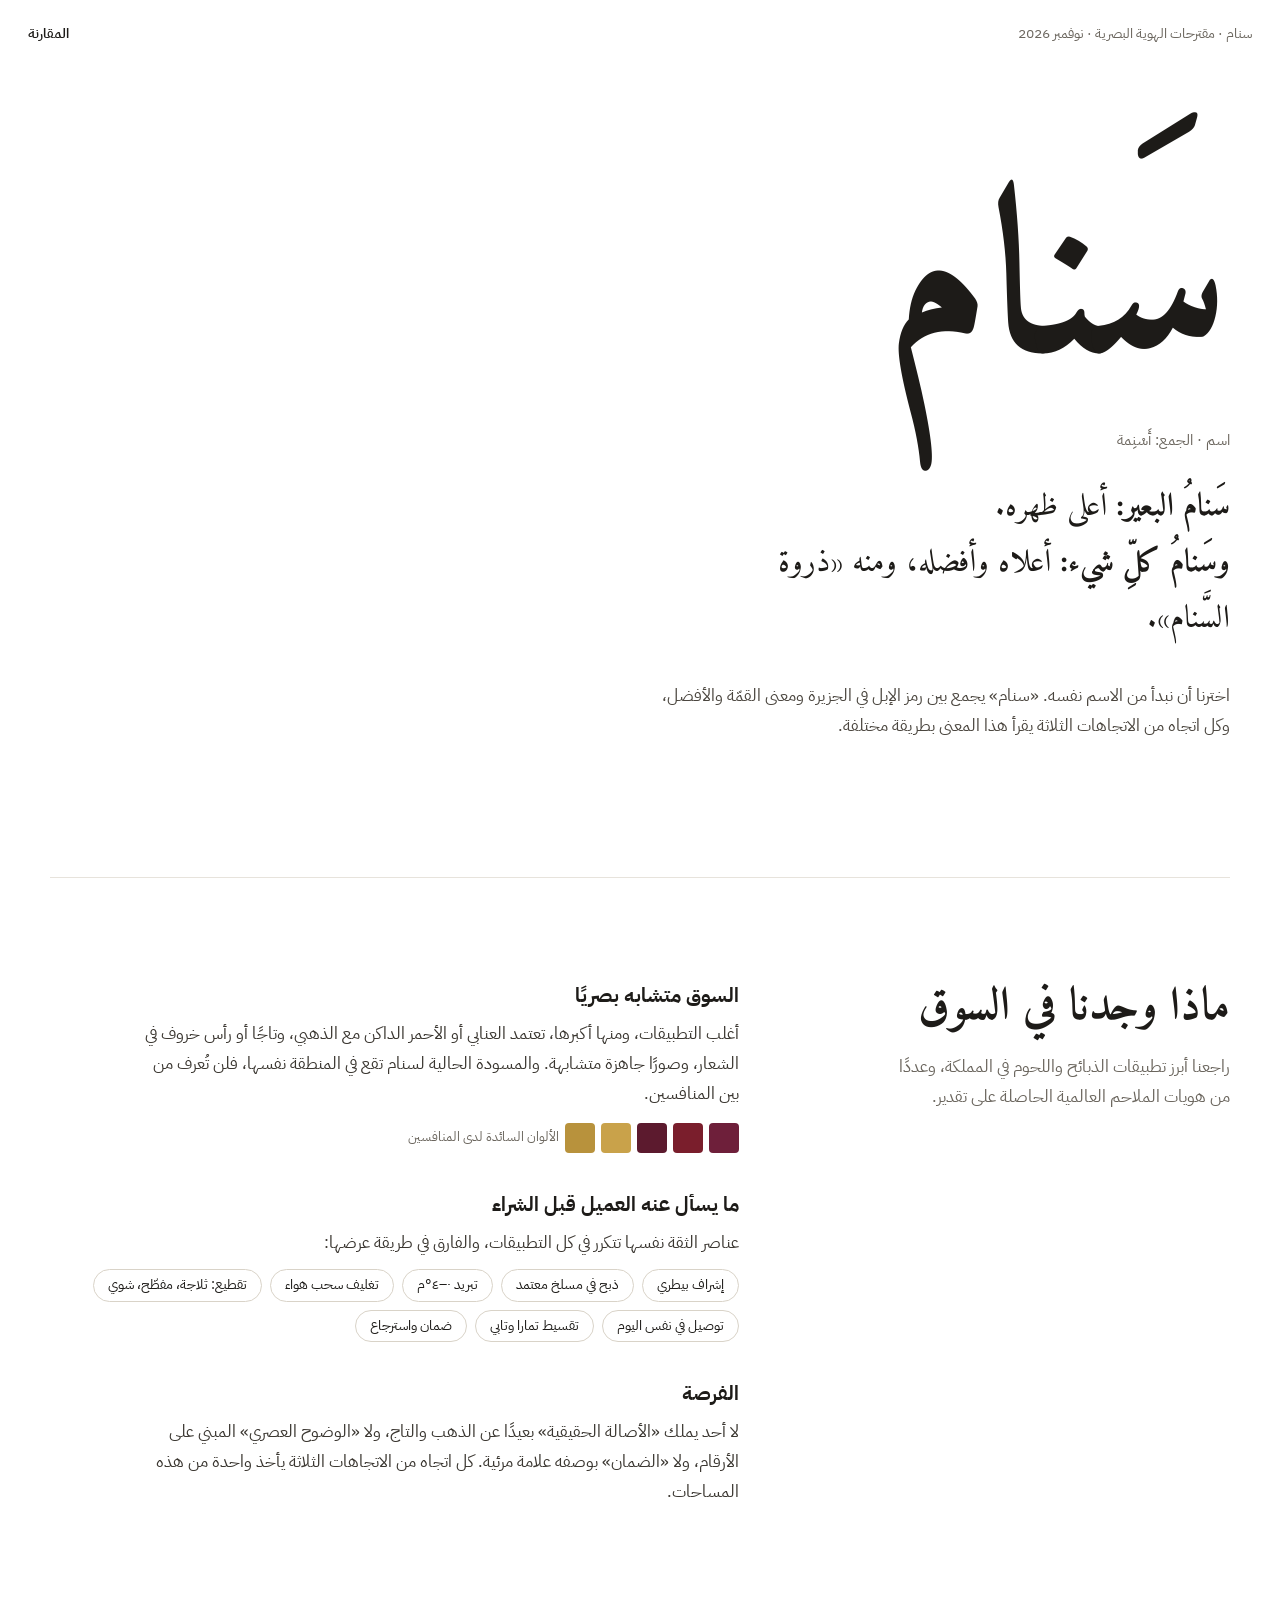
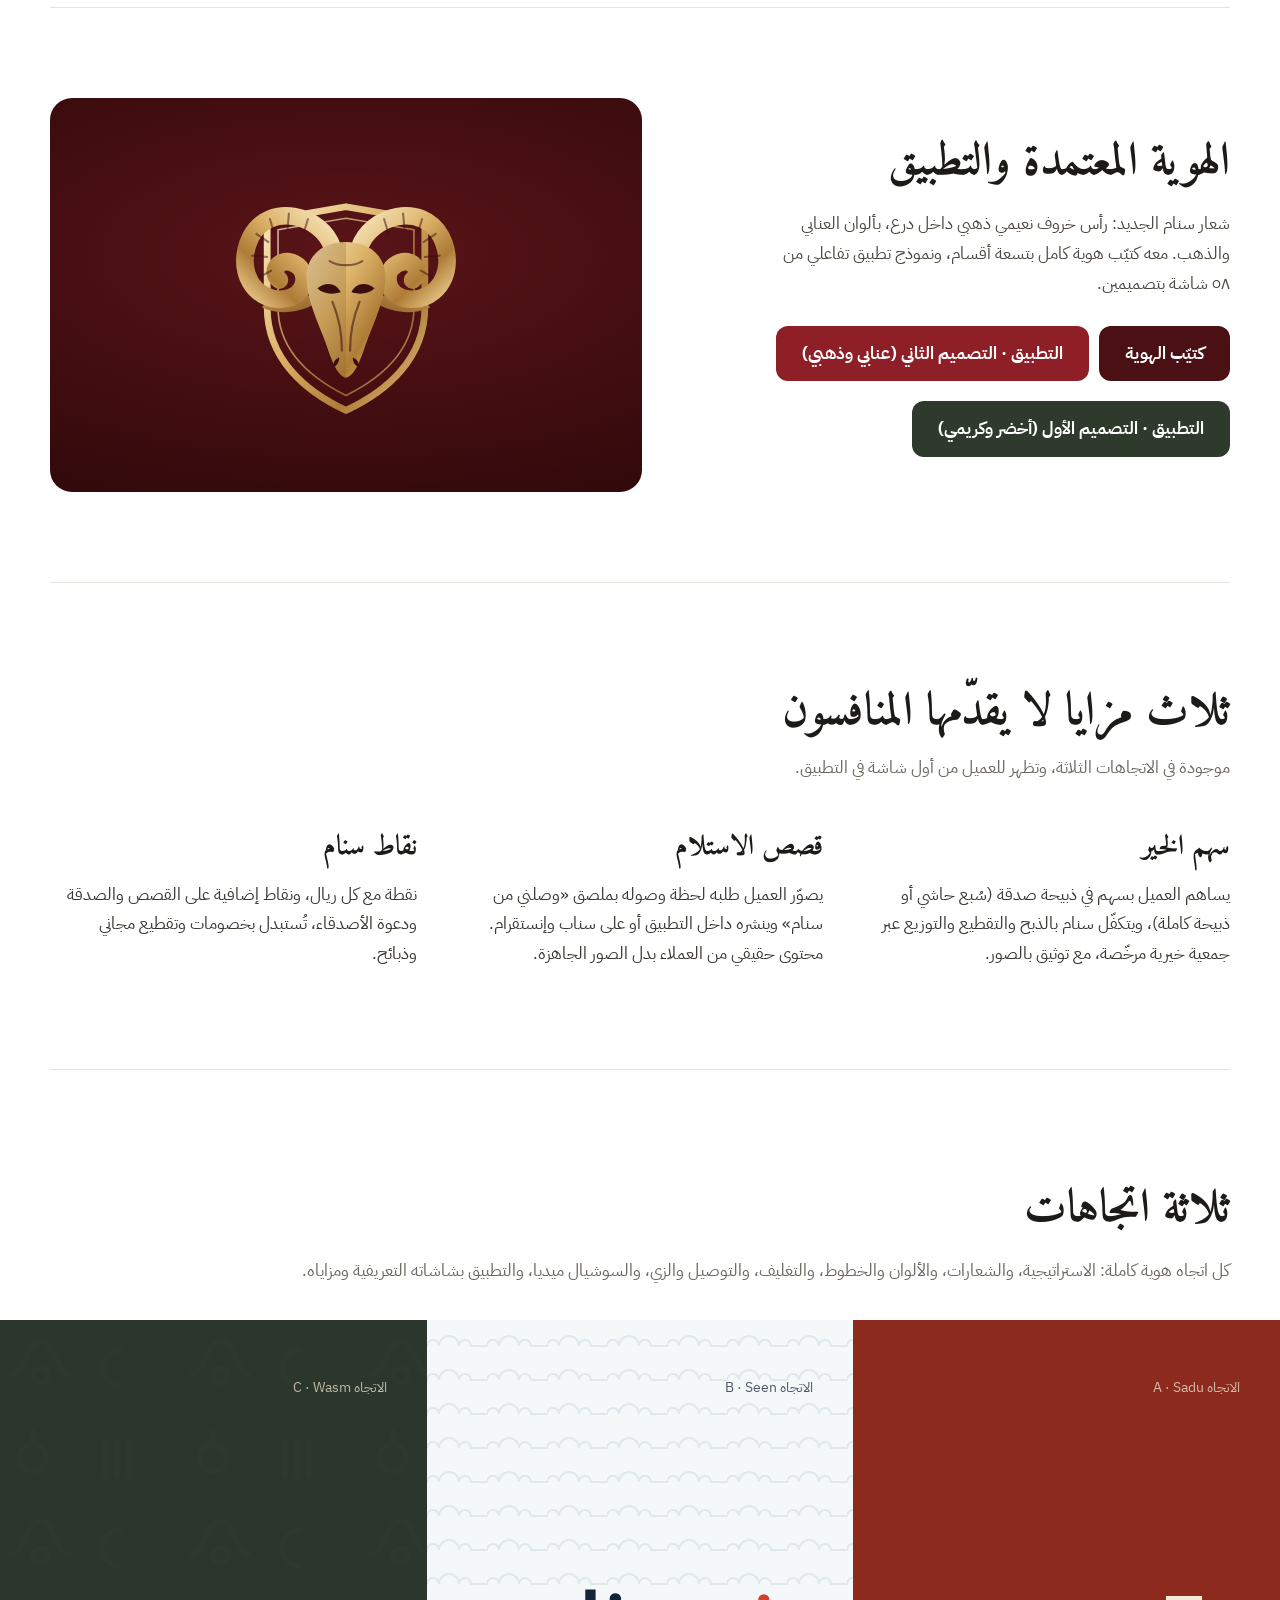
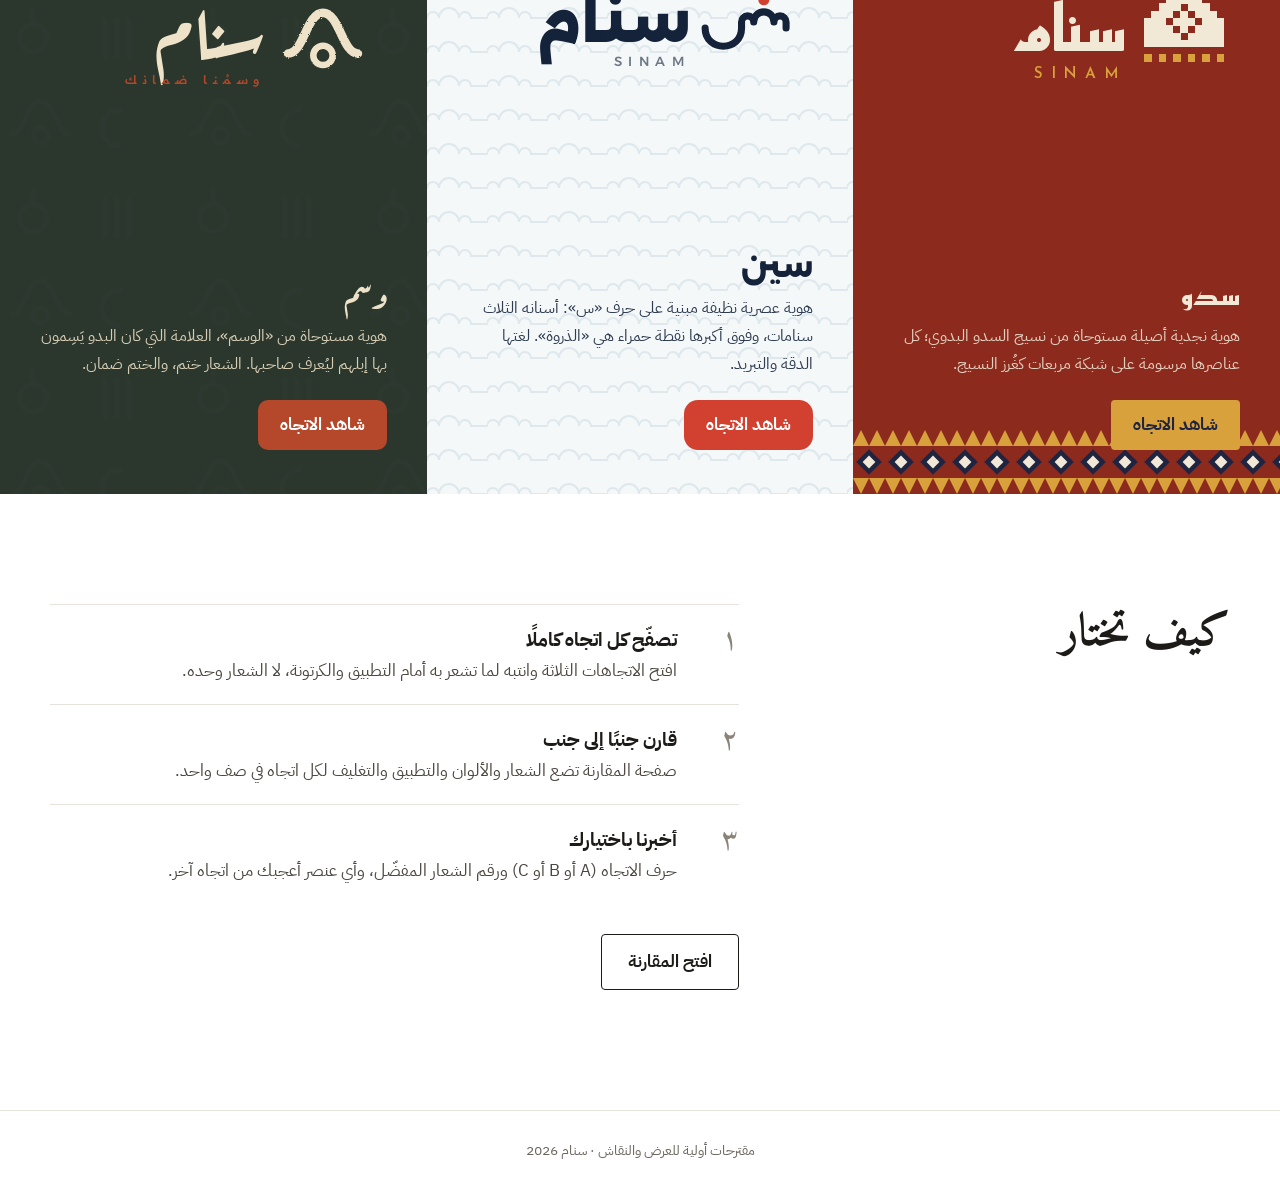
<file: index.html>
<!doctype html>
<html lang="ar" dir="rtl">
<head>
<meta charset="utf-8">
<meta name="viewport" content="width=device-width,initial-scale=1">
<meta name="robots" content="noindex,nofollow">
<title>سنام — مقترحات الهوية البصرية</title>
<link rel="preconnect" href="https://fonts.googleapis.com"><link rel="preconnect" href="https://fonts.gstatic.com" crossorigin>
<link rel="stylesheet" href="https://fonts.googleapis.com/css2?family=IBM+Plex+Sans+Arabic:wght@400;500;600;700&family=Amiri:wght@400;700&family=Reem+Kufi:wght@500;700&family=Alexandria:wght@500;800&family=Aref+Ruqaa:wght@700&family=Readex+Pro:wght@500&display=swap">
<style>
*,*::before,*::after{box-sizing:border-box}
html{scroll-behavior:smooth}
@media (prefers-reduced-motion:reduce){html{scroll-behavior:auto}}
body{margin:0;font-family:'IBM Plex Sans Arabic',sans-serif;color:#1d1b18;background:#fff;line-height:1.75;font-size:17px}
svg{display:block;max-width:100%;direction:ltr}
a{color:inherit}
:focus-visible{outline:3px solid #b5482a;outline-offset:3px}
.wrap{max-width:1180px;margin:0 auto;padding:0 28px}
.top{display:flex;justify-content:space-between;align-items:center;padding:22px 28px;font-size:14px;color:#6b665e}
.top a{text-decoration:none;color:#1d1b18;font-weight:600}

/* dictionary-entry opening */
.entry{padding:110px 0 120px;border-bottom:1px solid #e7e3dc}
.entry .w{font-family:'Amiri',serif;font-weight:700;font-size:clamp(110px,18vw,230px);line-height:1;margin:0}
.entry .pron{font-size:15px;color:#6b665e;margin:18px 0 26px}
.entry .def{font-family:'Amiri',serif;font-size:clamp(24px,2.8vw,32px);line-height:1.75;max-width:30ch;margin:0}
.entry .def b{font-weight:700}
.entry .use{margin-top:34px;max-width:58ch;color:#4b463f}

/* research */
.research{padding:100px 0;display:grid;grid-template-columns:1fr 1.6fr;gap:60px;border-bottom:1px solid #e7e3dc}
.research h2,.how h2{font-family:'Amiri',serif;font-size:clamp(32px,4vw,46px);line-height:1.3;margin:0}
.research .lead{color:#6b665e;margin-top:14px;max-width:34ch}
.finds{display:flex;flex-direction:column;gap:34px}
.find h3{margin:0 0 6px;font-size:20px}
.find p{margin:0;max-width:60ch;color:#3a3630}
.chips{display:flex;flex-wrap:wrap;gap:8px;margin-top:12px}
.chips span{border:1px solid #d9d3c8;padding:3px 14px;border-radius:20px;font-size:14px}
.crowd{display:flex;gap:6px;margin-top:14px;align-items:center;font-size:13px;color:#6b665e}
.crowd i{width:30px;height:30px;border-radius:4px;display:block}

/* triptych */
.tri-h{padding:100px 0 34px}
.tri-h h2{font-family:'Amiri',serif;font-size:clamp(32px,4vw,46px);margin:0}
.tri-h p{color:#6b665e;margin:6px 0 0}
.tri{display:grid;grid-template-columns:repeat(3,1fr);min-height:86vh}
.panel{position:relative;display:flex;flex-direction:column;padding:56px 40px 44px;text-decoration:none;overflow:hidden;isolation:isolate}
.panel .pat{position:absolute;inset:auto 0 0 0;height:64px;z-index:-1}
.panel .lt{font-size:14px;opacity:.75}
.panel .lg{margin:auto 0;padding:40px 0}
.panel .lg svg{width:100%;max-width:330px;margin:0 auto}
.panel h3{font-size:30px;margin:0;line-height:1.3}
.panel p{margin:8px 0 22px;opacity:.88;font-size:16px;max-width:38ch}
.panel .go{align-self:flex-start;font-weight:700;padding:10px 22px;border-radius:4px}
.panel:hover .go,.panel:focus-visible .go{text-decoration:underline}
.p-sadu{background:#8C2A1E;color:#F1E8D6}.p-sadu .go{background:#D9A13B;color:#1F2440}.p-sadu h3{font-family:'Reem Kufi'}
.p-seen{background:#F5F8F9;color:#14233A}.p-seen .go{background:#D2412F;color:#fff;border-radius:14px}.p-seen h3{font-family:'Alexandria';font-weight:800}
.p-seen .pat{inset:0;height:auto;opacity:.9}
.p-wasm{background:#2E3A2C;color:#EEE2C9}.p-wasm .go{background:#B5482A;color:#fff;border-radius:10px}.p-wasm h3{font-family:'Aref Ruqaa'}
.p-wasm .pat{inset:0;height:auto;opacity:.07;filter:invert(1)}

/* how to choose */
.how{padding:110px 0 120px;display:grid;grid-template-columns:1fr 1.6fr;gap:60px}
.how ol{margin:0;padding:0;list-style:none;counter-reset:s}
.how li{counter-increment:s;display:grid;grid-template-columns:52px 1fr;gap:10px;padding:18px 0;border-top:1px solid #e7e3dc}
.how li::before{content:counter(s,arabic-indic);font-family:'Amiri',serif;font-size:30px;line-height:1.2;color:#8a8378}
.how li b{display:block;font-size:19px}
.how li span{color:#4b463f}
.cmp{display:inline-block;margin-top:30px;padding:12px 26px;border:1.5px solid #1d1b18;border-radius:4px;text-decoration:none;font-weight:700}
.proto{display:grid;grid-template-columns:1fr 1.1fr;gap:50px;align-items:center;padding:90px 0;border-bottom:1px solid #e7e3dc}
.proto h2{font-family:'Amiri',serif;font-size:clamp(32px,4vw,46px);line-height:1.3;margin:0}
.proto p{color:#4b463f;max-width:46ch}
.proto .go{display:inline-block;margin-top:10px;padding:13px 26px;border-radius:12px;background:#B8492B;color:#fff;text-decoration:none;font-weight:700}
.proto .shot{display:block;border-radius:22px;overflow:hidden;aspect-ratio:3/2}
.proto .shot img{width:100%;height:100%;object-fit:cover}
@media (max-width:900px){.proto{grid-template-columns:1fr}}
.feat{padding:100px 0;border-bottom:1px solid #e7e3dc}
.feat h2{font-family:'Amiri',serif;font-size:clamp(32px,4vw,46px);line-height:1.3;margin:0}
.feat .lead{color:#6b665e;margin:10px 0 40px}
.feats{display:grid;grid-template-columns:repeat(3,1fr);gap:40px}
.feats h3{font-family:'Amiri',serif;font-size:28px;margin:0 0 8px}
.feats p{margin:0;color:#3a3630}
@media (max-width:900px){.feats{grid-template-columns:1fr}}
footer{border-top:1px solid #e7e3dc;padding:28px;text-align:center;font-size:14px;color:#6b665e}
@media (max-width:900px){.research,.how{grid-template-columns:1fr;gap:30px}.tri{grid-template-columns:1fr}.panel{min-height:80vh}}
</style>
</head>
<body>
<header class="top"><span>سنام · مقترحات الهوية البصرية · نوفمبر 2026</span><a href="compare/">المقارنة</a></header>

<main>
<section class="entry wrap">
  <h1 class="w">سَنام</h1>
  <div class="pron">اسم · الجمع: أَسْنِمة</div>
  <p class="def"><b>سَنامُ البعير:</b> أعلى ظهره.<br><b>وسَنامُ كلِّ شيء:</b> أعلاه وأفضله، ومنه «ذروة السَّنام».</p>
  <p class="use">اخترنا أن نبدأ من الاسم نفسه. «سنام» يجمع بين رمز الإبل في الجزيرة ومعنى القمّة والأفضل، وكل اتجاه من الاتجاهات الثلاثة يقرأ هذا المعنى بطريقة مختلفة.</p>
</section>

<section class="research wrap" aria-labelledby="r-h">
  <div><h2 id="r-h">ماذا وجدنا في السوق</h2><p class="lead">راجعنا أبرز تطبيقات الذبائح واللحوم في المملكة، وعددًا من هويات الملاحم العالمية الحاصلة على تقدير.</p></div>
  <div class="finds">
    <div class="find"><h3>السوق متشابه بصريًا</h3>
      <p>أغلب التطبيقات، ومنها أكبرها، تعتمد العنابي أو الأحمر الداكن مع الذهبي، وتاجًا أو رأس خروف في الشعار، وصورًا جاهزة متشابهة. والمسودة الحالية لسنام تقع في المنطقة نفسها، فلن تُعرف من بين المنافسين.</p>
      <div class="crowd" aria-hidden="true"><i style="background:#6E1F3A"></i><i style="background:#7A1E2C"></i><i style="background:#5C1A2E"></i><i style="background:#C9A24A"></i><i style="background:#B8923C"></i><span>الألوان السائدة لدى المنافسين</span></div></div>
    <div class="find"><h3>ما يسأل عنه العميل قبل الشراء</h3>
      <p>عناصر الثقة نفسها تتكرر في كل التطبيقات، والفارق في طريقة عرضها:</p>
      <div class="chips"><span>إشراف بيطري</span><span>ذبح في مسلخ معتمد</span><span>تبريد ٠–٤°م</span><span>تغليف سحب هواء</span><span>تقطيع: ثلاجة، مفطّح، شوي</span><span>توصيل في نفس اليوم</span><span>تقسيط تمارا وتابي</span><span>ضمان واسترجاع</span></div></div>
    <div class="find"><h3>الفرصة</h3>
      <p>لا أحد يملك «الأصالة الحقيقية» بعيدًا عن الذهب والتاج، ولا «الوضوح العصري» المبني على الأرقام، ولا «الضمان» بوصفه علامة مرئية. كل اتجاه من الاتجاهات الثلاثة يأخذ واحدة من هذه المساحات.</p></div>
  </div>
</section>

<section class="proto wrap" aria-labelledby="p-h">
  <div class="pt"><h2 id="p-h">الهوية المعتمدة والتطبيق</h2><p>شعار سنام الجديد: رأس خروف نعيمي ذهبي داخل درع، بألوان العنابي والذهب. معه كتيّب هوية كامل بتسعة أقسام، ونموذج تطبيق تفاعلي من ٥٨ شاشة بتصميمين.</p>
  <div style="display:flex;gap:10px;flex-wrap:wrap;margin-top:10px">
    <a class="go" href="brand/" style="background:#4A1014">كتيّب الهوية</a>
    <a class="go" href="app/v2/" style="background:#8E1F26">التطبيق · التصميم الثاني (عنابي وذهبي)</a>
    <a class="go" href="app/v1/" style="background:#2E3A2C">التطبيق · التصميم الأول (أخضر وكريمي)</a>
  </div></div>
  <a class="shot" href="brand/" aria-label="افتح كتيّب الهوية" style="background:radial-gradient(120% 80% at 50% 40%,#5A1418,#2A0709);display:grid;place-items:center"><img src="app/img/emblem.svg" alt="شعار سنام" style="width:46%;height:auto;object-fit:contain"></a>
</section>

<section class="feat wrap" aria-labelledby="f-h">
  <h2 id="f-h">ثلاث مزايا لا يقدّمها المنافسون</h2>
  <p class="lead">موجودة في الاتجاهات الثلاثة، وتظهر للعميل من أول شاشة في التطبيق.</p>
  <div class="feats">
    <div><h3>سهم الخير</h3><p>يساهم العميل بسهم في ذبيحة صدقة (سُبع حاشي أو ذبيحة كاملة)، ويتكفّل سنام بالذبح والتقطيع والتوزيع عبر جمعية خيرية مرخّصة، مع توثيق بالصور.</p></div>
    <div><h3>قصص الاستلام</h3><p>يصوّر العميل طلبه لحظة وصوله بملصق «وصلني من سنام» وينشره داخل التطبيق أو على سناب وإنستقرام. محتوى حقيقي من العملاء بدل الصور الجاهزة.</p></div>
    <div><h3>نقاط سنام</h3><p>نقطة مع كل ريال، ونقاط إضافية على القصص والصدقة ودعوة الأصدقاء، تُستبدل بخصومات وتقطيع مجاني وذبائح.</p></div>
  </div>
</section>

<section class="tri-h wrap"><h2>ثلاثة اتجاهات</h2><p>كل اتجاه هوية كاملة: الاستراتيجية، والشعارات، والألوان والخطوط، والتغليف، والتوصيل والزي، والسوشيال ميديا، والتطبيق بشاشاته التعريفية ومزاياه.</p></section>
<div class="tri" id="tri"></div>

<section class="how wrap" aria-labelledby="h-h">
  <h2 id="h-h">كيف تختار</h2>
  <div>
    <ol>
      <li><div><b>تصفّح كل اتجاه كاملًا</b><span>افتح الاتجاهات الثلاثة وانتبه لما تشعر به أمام التطبيق والكرتونة، لا الشعار وحده.</span></div></li>
      <li><div><b>قارن جنبًا إلى جنب</b><span>صفحة المقارنة تضع الشعار والألوان والتطبيق والتغليف لكل اتجاه في صف واحد.</span></div></li>
      <li><div><b>أخبرنا باختيارك</b><span>حرف الاتجاه (A أو B أو C) ورقم الشعار المفضّل، وأي عنصر أعجبك من اتجاه آخر.</span></div></li>
    </ol>
    <a class="cmp" href="compare/">افتح المقارنة</a>
  </div>
</section>
</main>
<footer>مقترحات أولية للعرض والنقاش · سنام 2026</footer>

<script src="assets/brands.js"></script>
<script>
(function () {
  const B = window.BRANDS;
  const bg = (b) => `url('data:image/svg+xml;utf8,${encodeURIComponent(b.pattern(b.c))}')`;
  document.getElementById('tri').innerHTML = window.BRAND_ORDER.map(id => {
    const b = B[id], c = b.c, fg = id === 'seen' ? c.ink : c.paper;
    return `<a class="panel p-${id}" href="${id}/">
      <div class="pat" style="background-image:${bg(b)};background-size:auto ${id === 'sadu' ? 64 : id === 'seen' ? 34 : 180}px"></div>
      <span class="lt">الاتجاه ${b.letter} · ${b.latin}</span>
      <div class="lg">${b.logos[2].render({ fg, ac: c.a, k: 'hub' + id, bgOn: c.paper })}</div>
      <h3>${b.name}</h3><p>${b.summary}</p><span class="go">شاهد الاتجاه</span></a>`;
  }).join('');
})();
</script>
<svg width="0" height="0" style="position:absolute" aria-hidden="true"><filter id="rough"><feTurbulence type="fractalNoise" baseFrequency=".8" numOctaves="2" seed="3"/><feDisplacementMap in="SourceGraphic" scale="2.4"/></filter></svg>
</body>
</html>
</file>
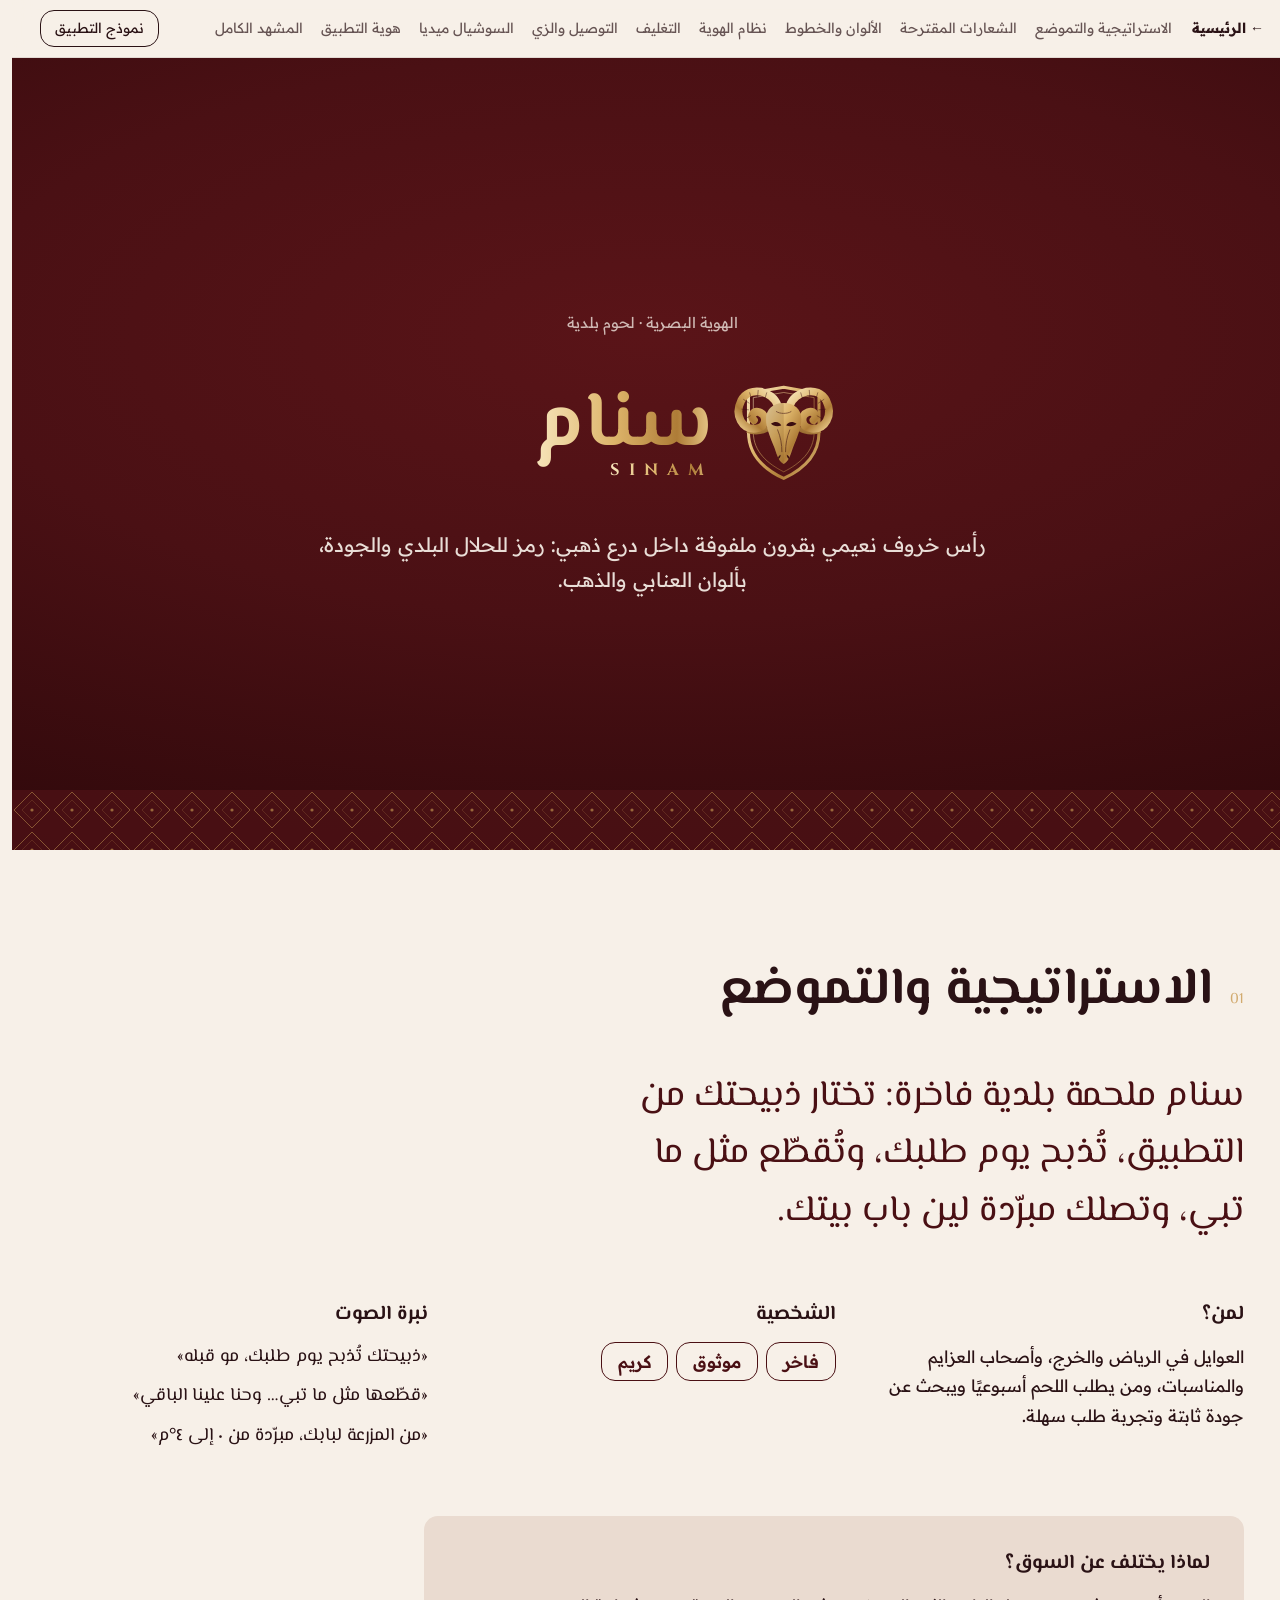
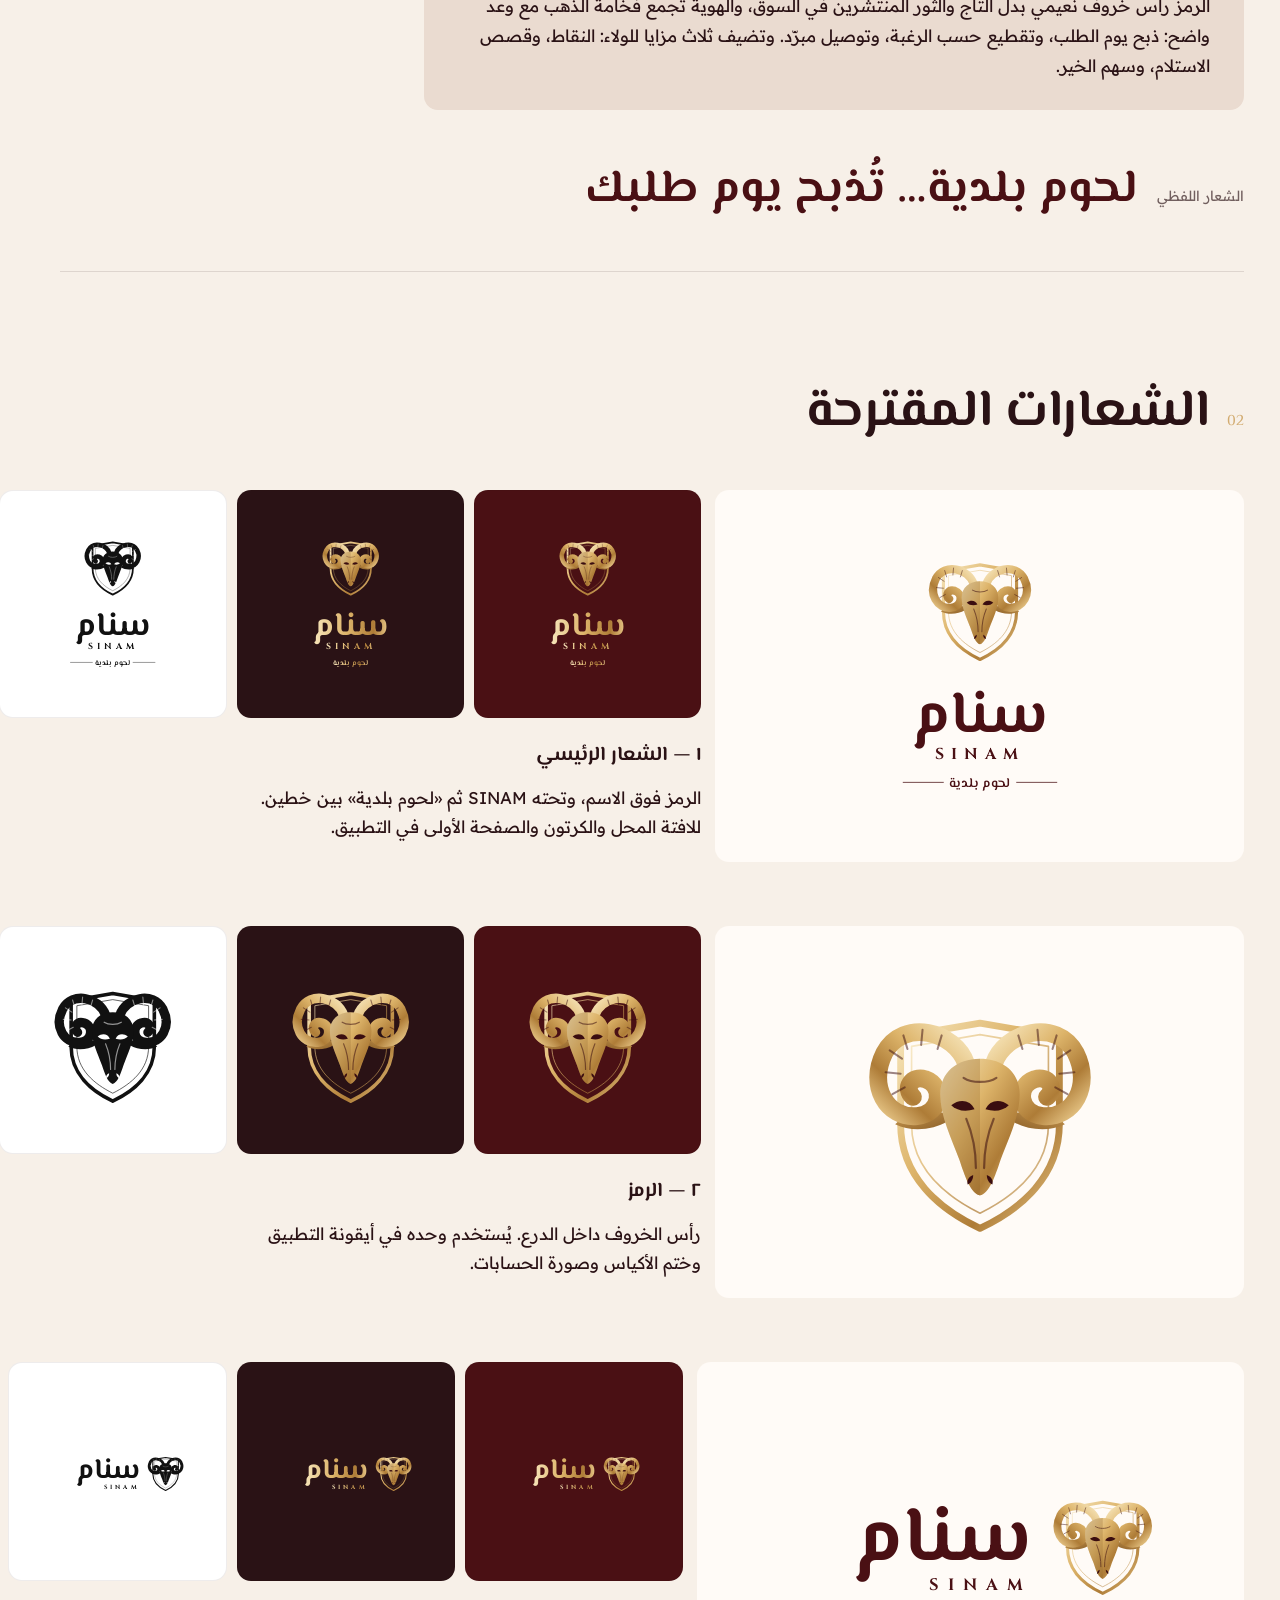
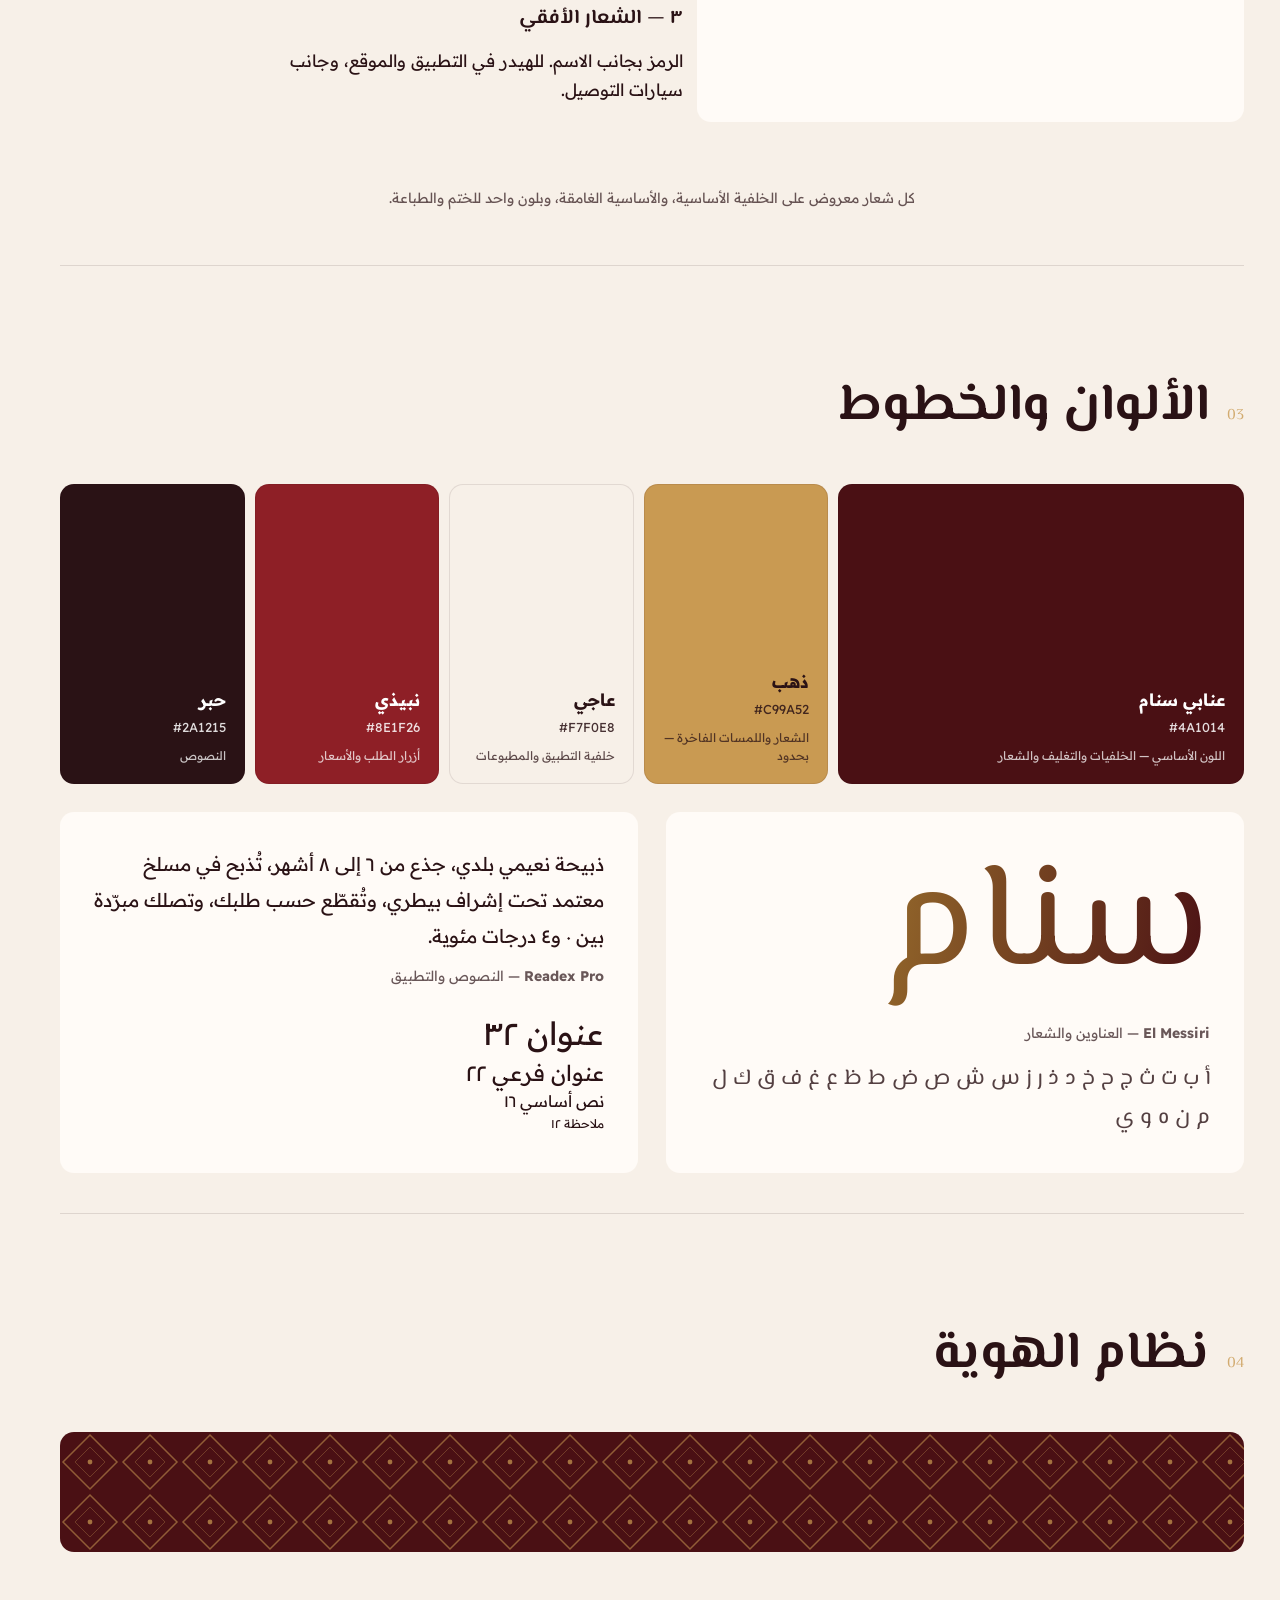
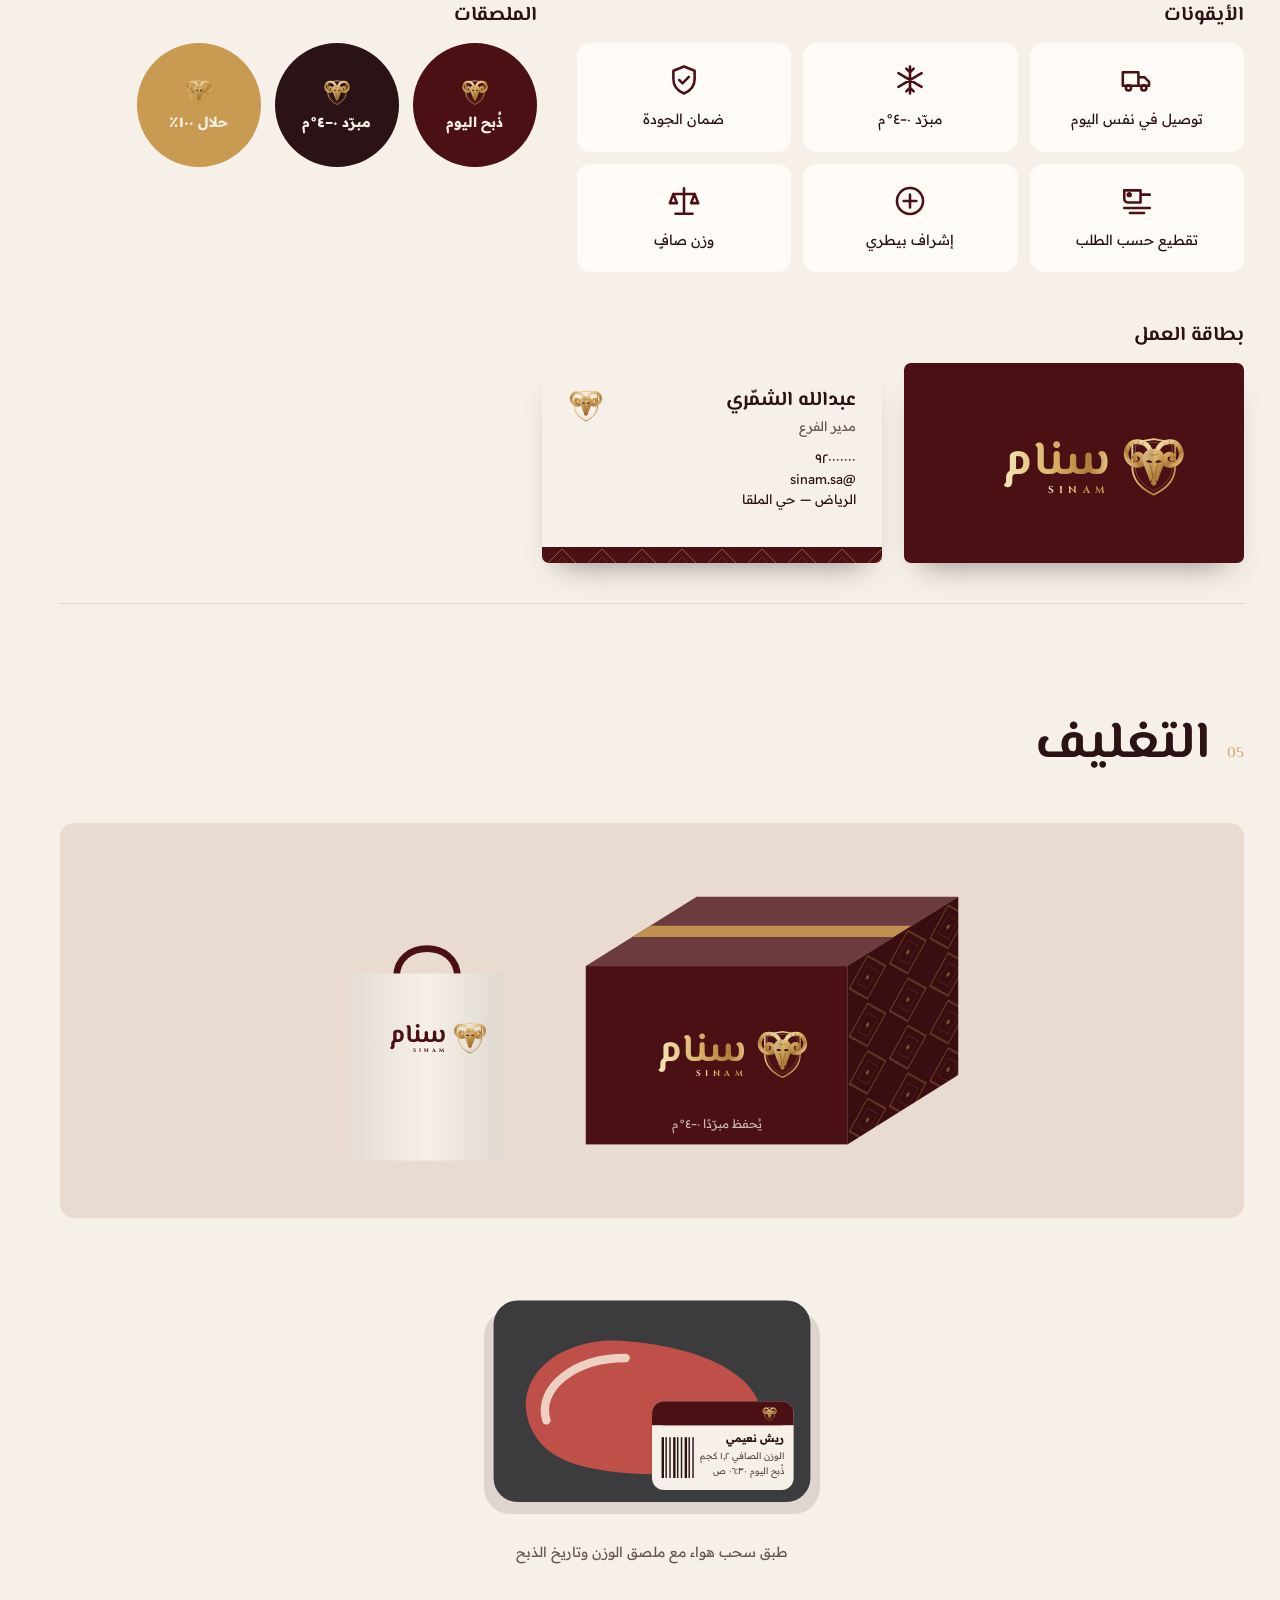
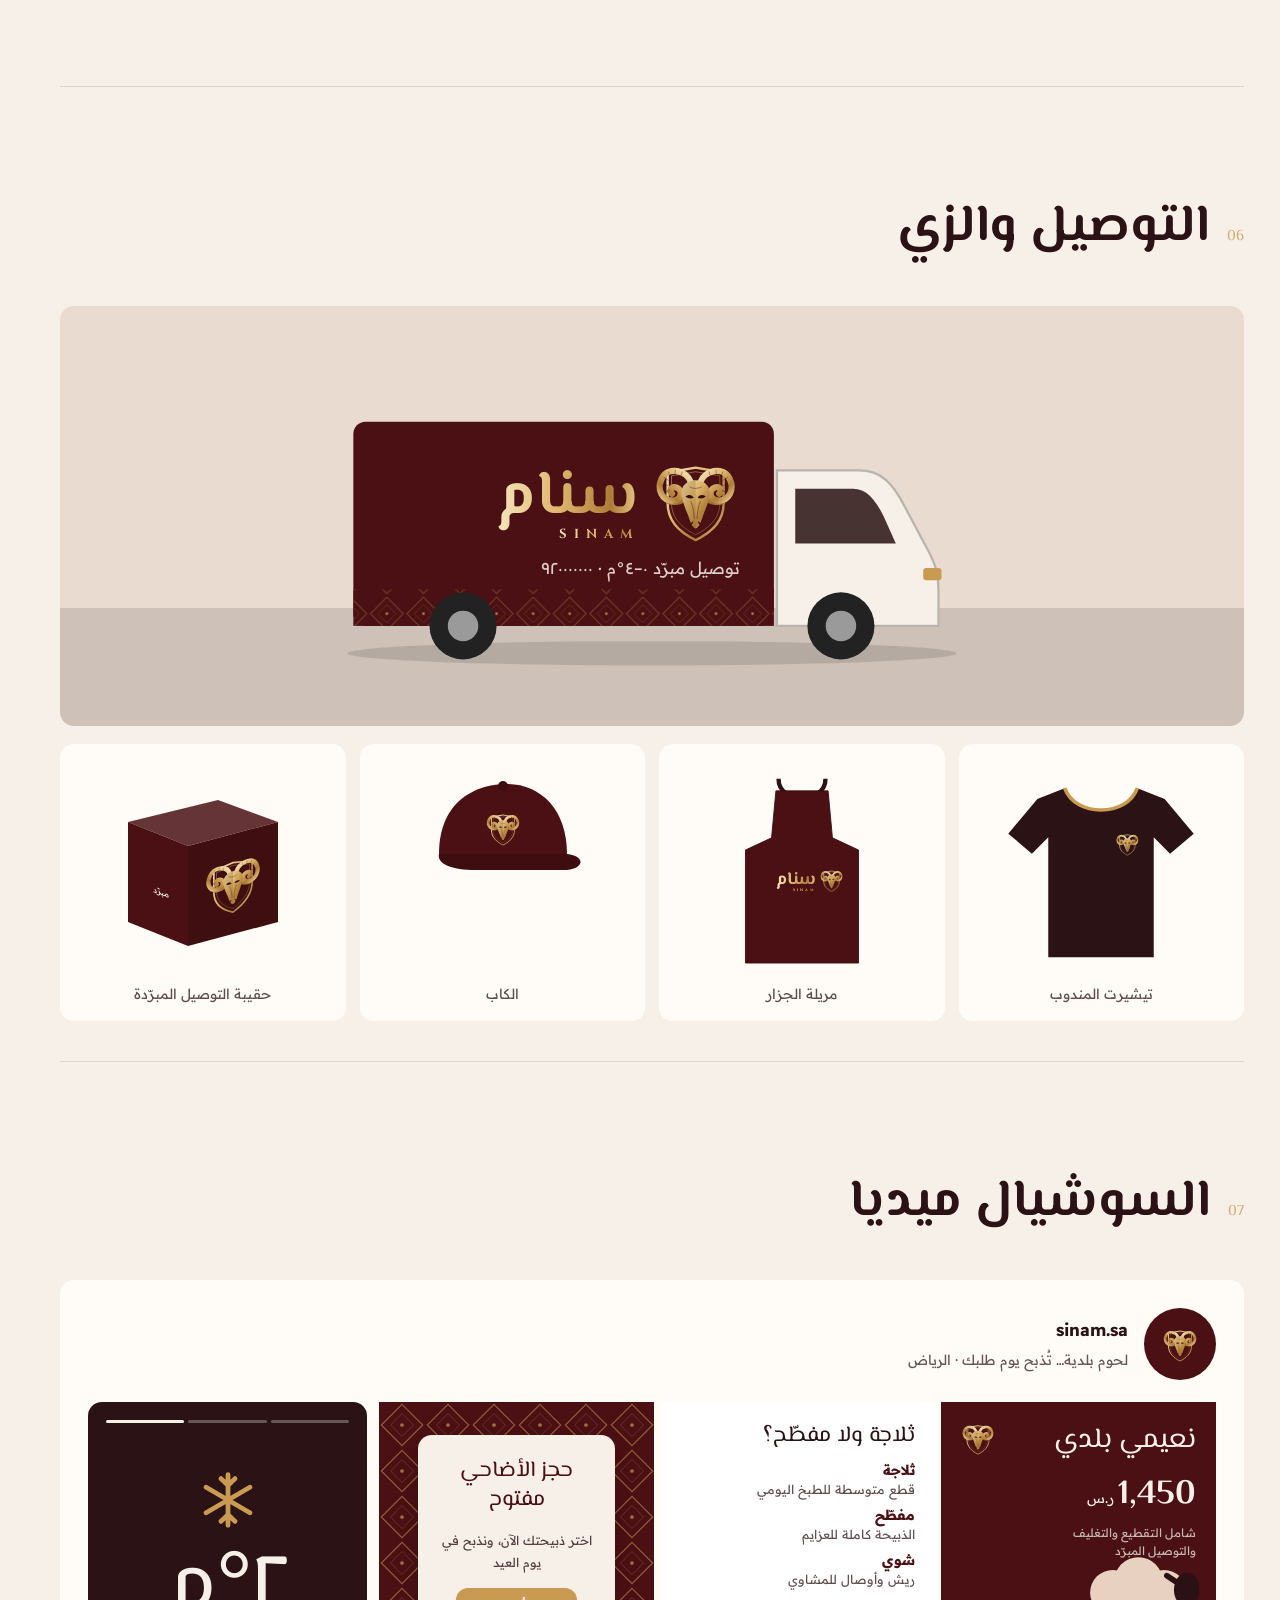
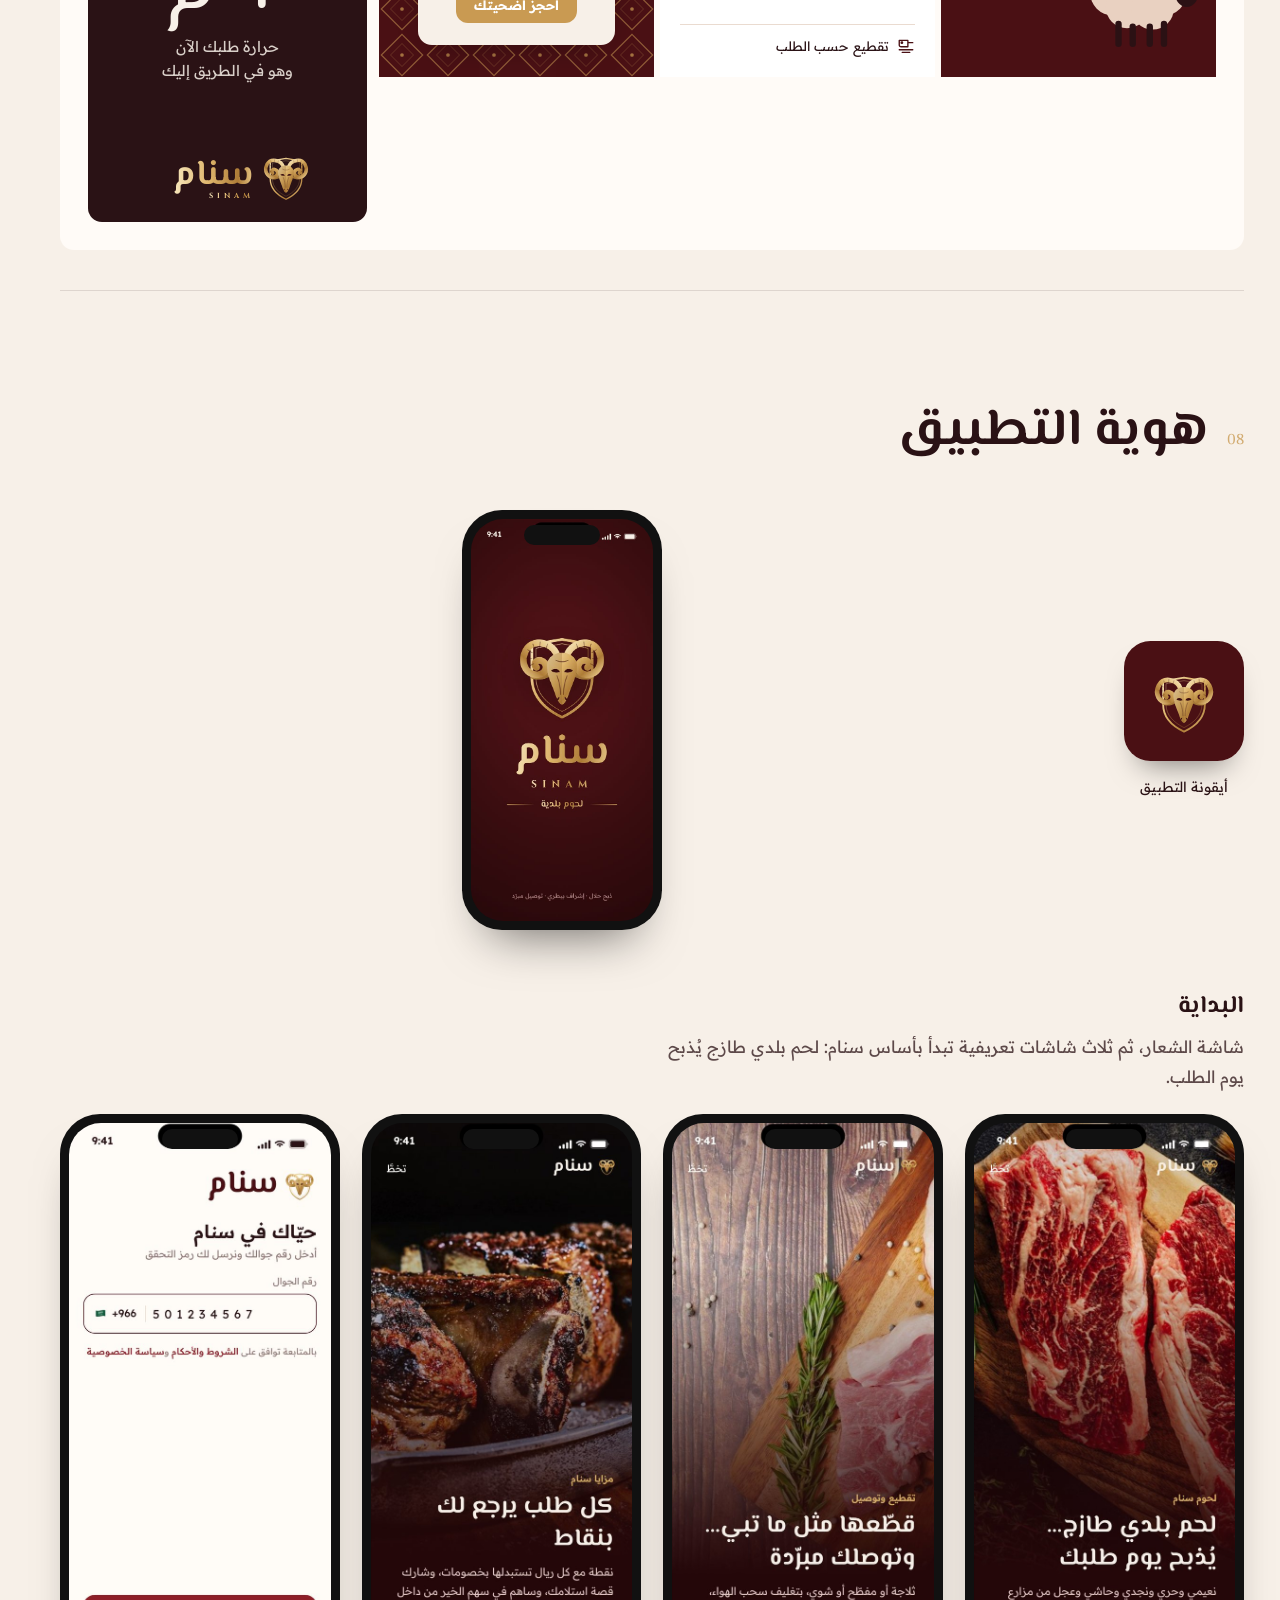
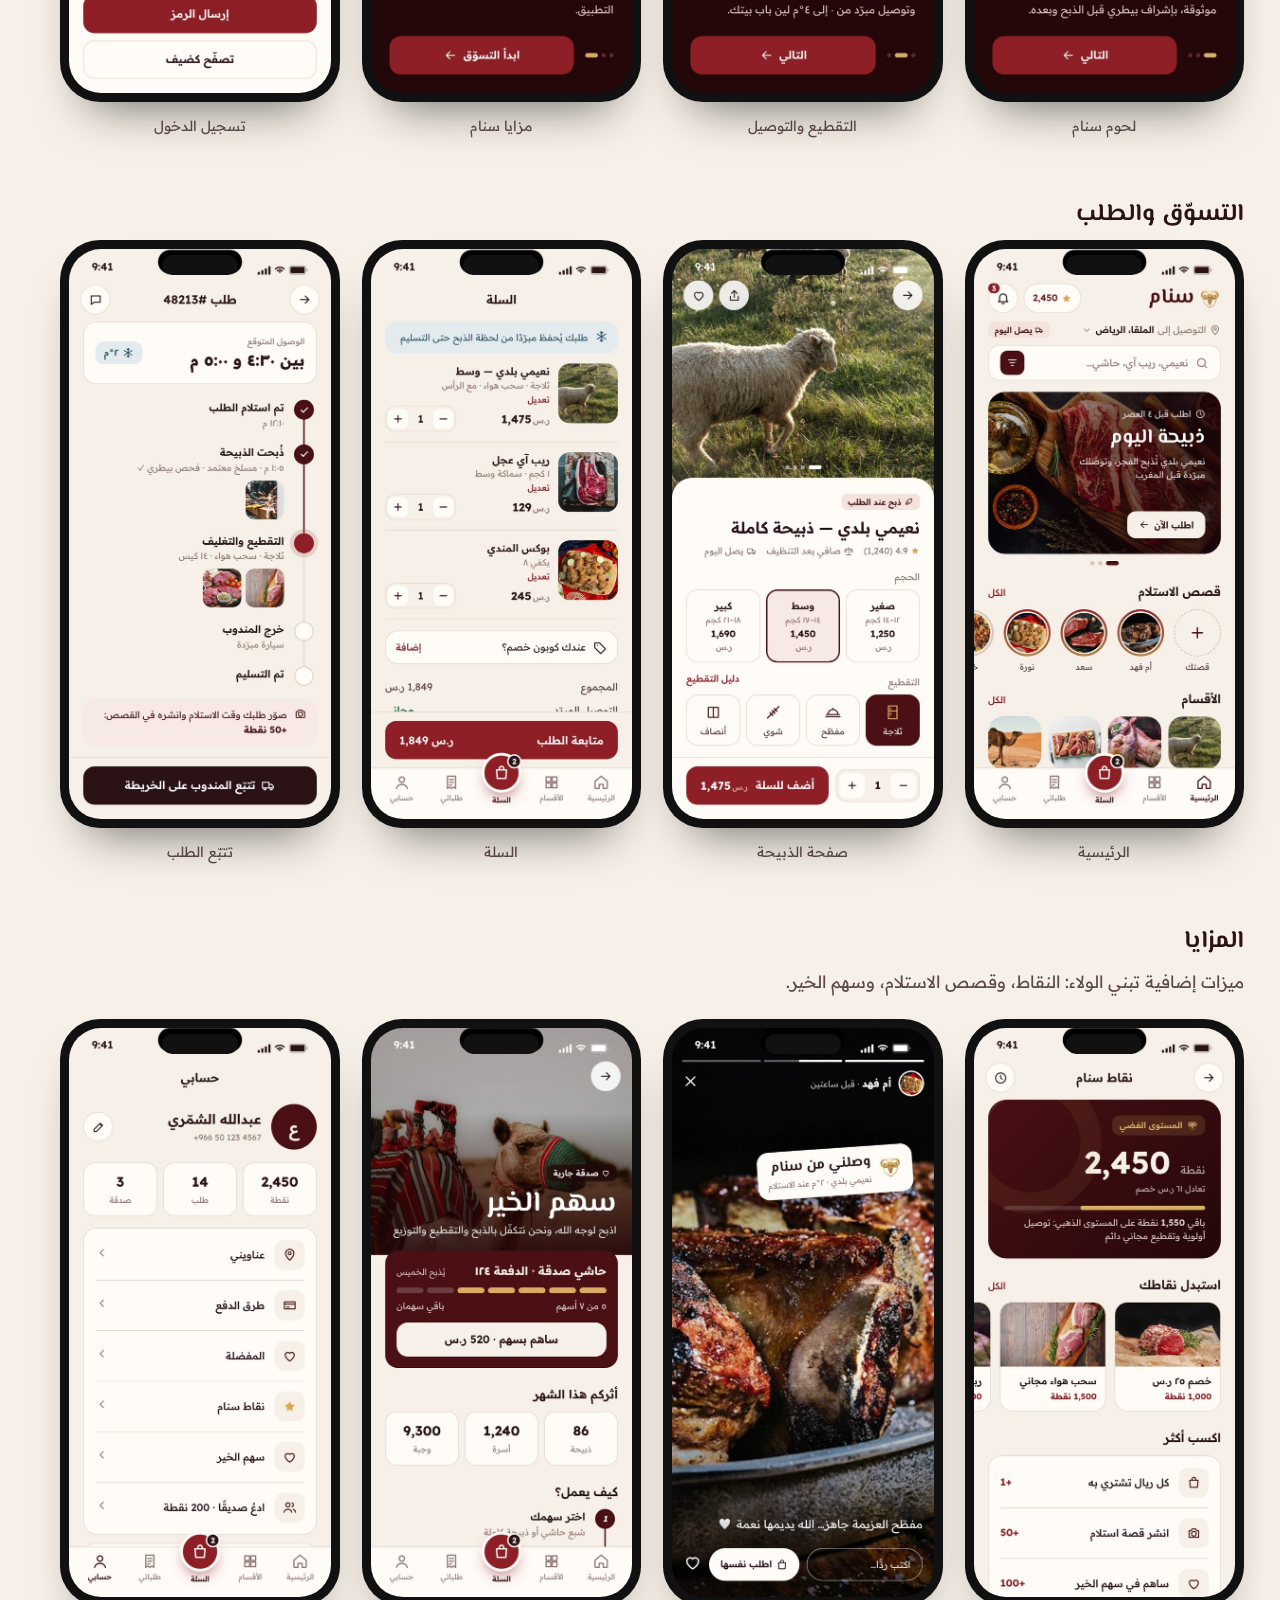
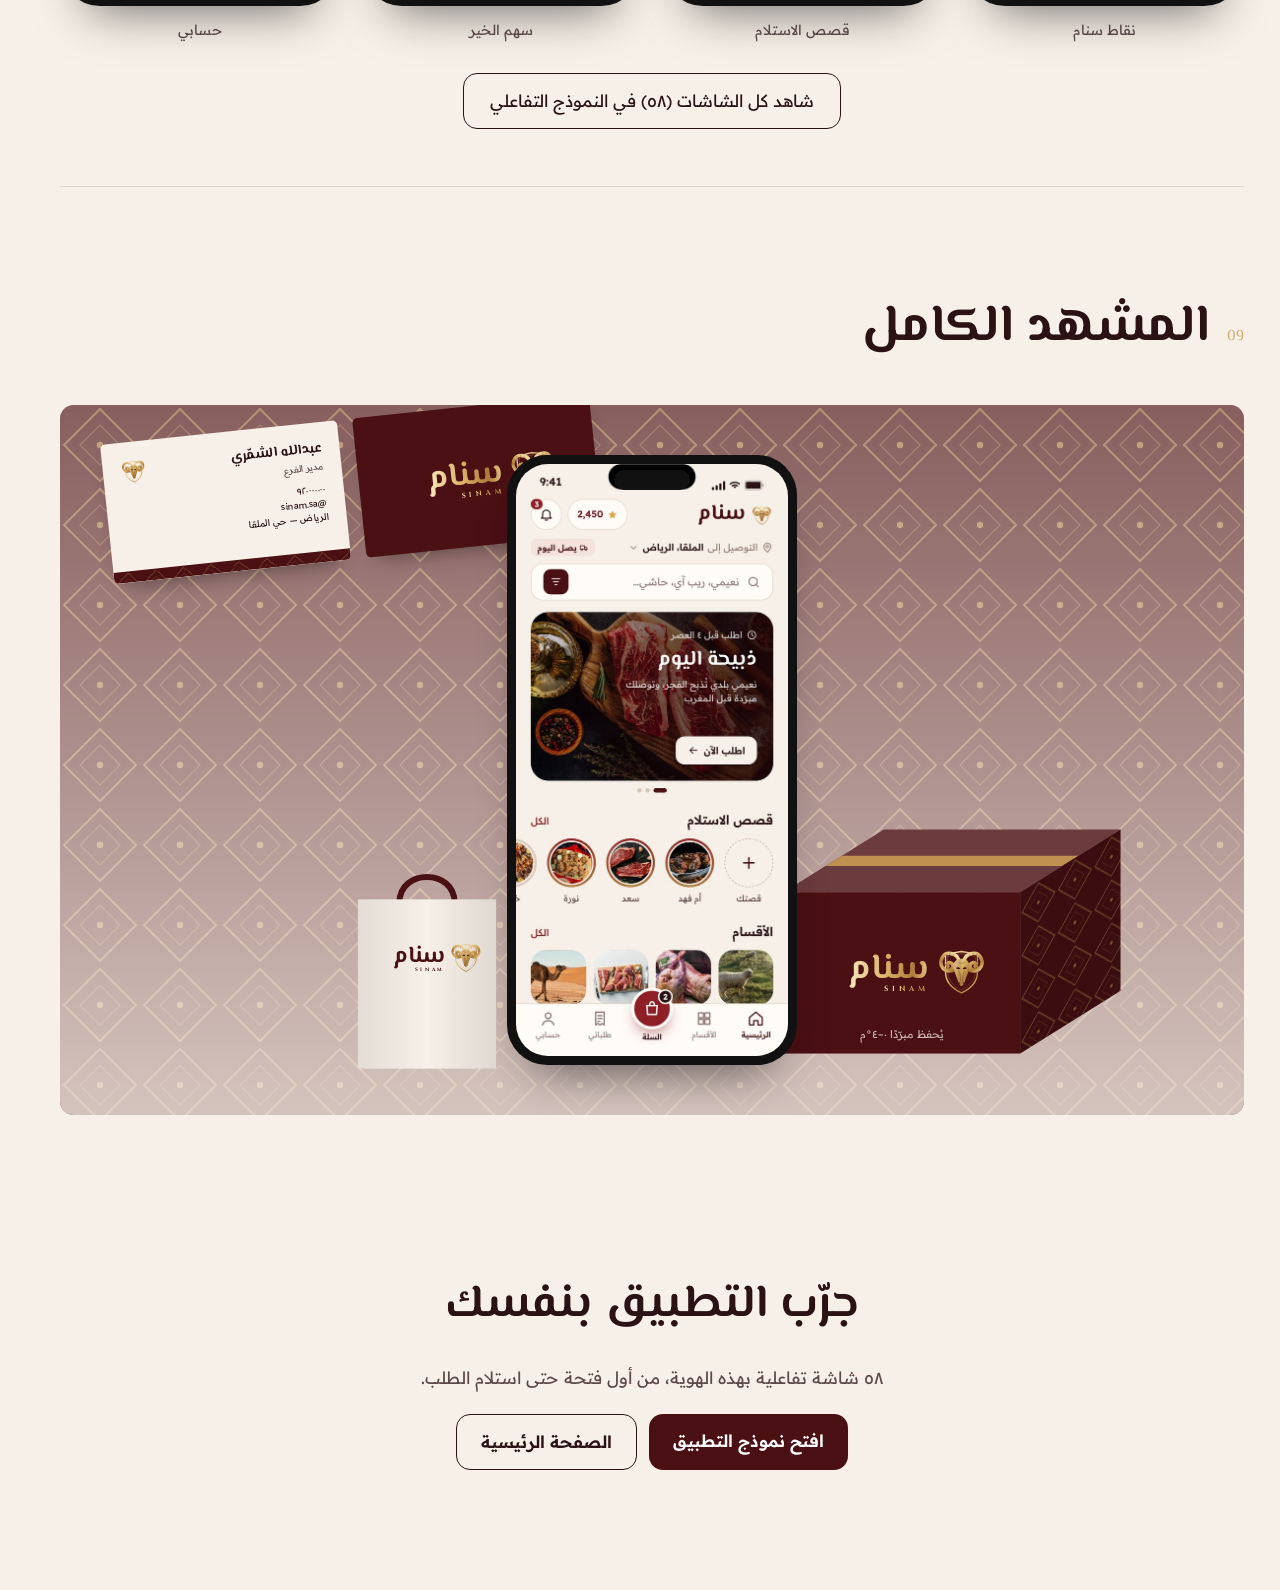
<file: brand/index.html>
<!doctype html>
<html lang="ar" dir="rtl">
<head>
<meta charset="utf-8">
<meta name="viewport" content="width=device-width,initial-scale=1">
<meta name="robots" content="noindex,nofollow">
<title>سنام — الهوية البصرية</title>
<link rel="preconnect" href="https://fonts.googleapis.com"><link rel="preconnect" href="https://fonts.gstatic.com" crossorigin>
<link rel="stylesheet" href="https://fonts.googleapis.com/css2?family=El+Messiri:wght@500;600;700&family=Cinzel:wght@600;700&family=Readex+Pro:wght@400;500;600;700&display=swap">
<link rel="stylesheet" href="../assets/kit.css">
<style>
/* final identity accents */
.b-final .hero{background:radial-gradient(120% 80% at 50% 35%,#5A1418 0%,#4A1014 45%,#2A0709 100%)}
.b-final .hero-pat{inset:auto 0 0 0;height:60px;background-size:auto 40px;opacity:.9}
.b-final .hero-logo{width:min(380px,70vw)}
.b-final .lc-main,.b-final .type>div,.b-final .icons>div,.b-final .uniform figure,.b-final .ig{background:#FFFBF7}
.b-final .sec-n{color:#C99A52}
.b-final .ty-big{background:linear-gradient(100deg,#B07F3A,#8E6129 40%,#4A1014);-webkit-background-clip:text;background-clip:text;color:transparent}
</style>
</head>
<body data-brand="final">
<div id="app"></div>
<script src="../assets/brands.js"></script>
<script src="../assets/brand-final.js"></script>
<script src="../assets/kit.js"></script>
</body>
</html>
</file>
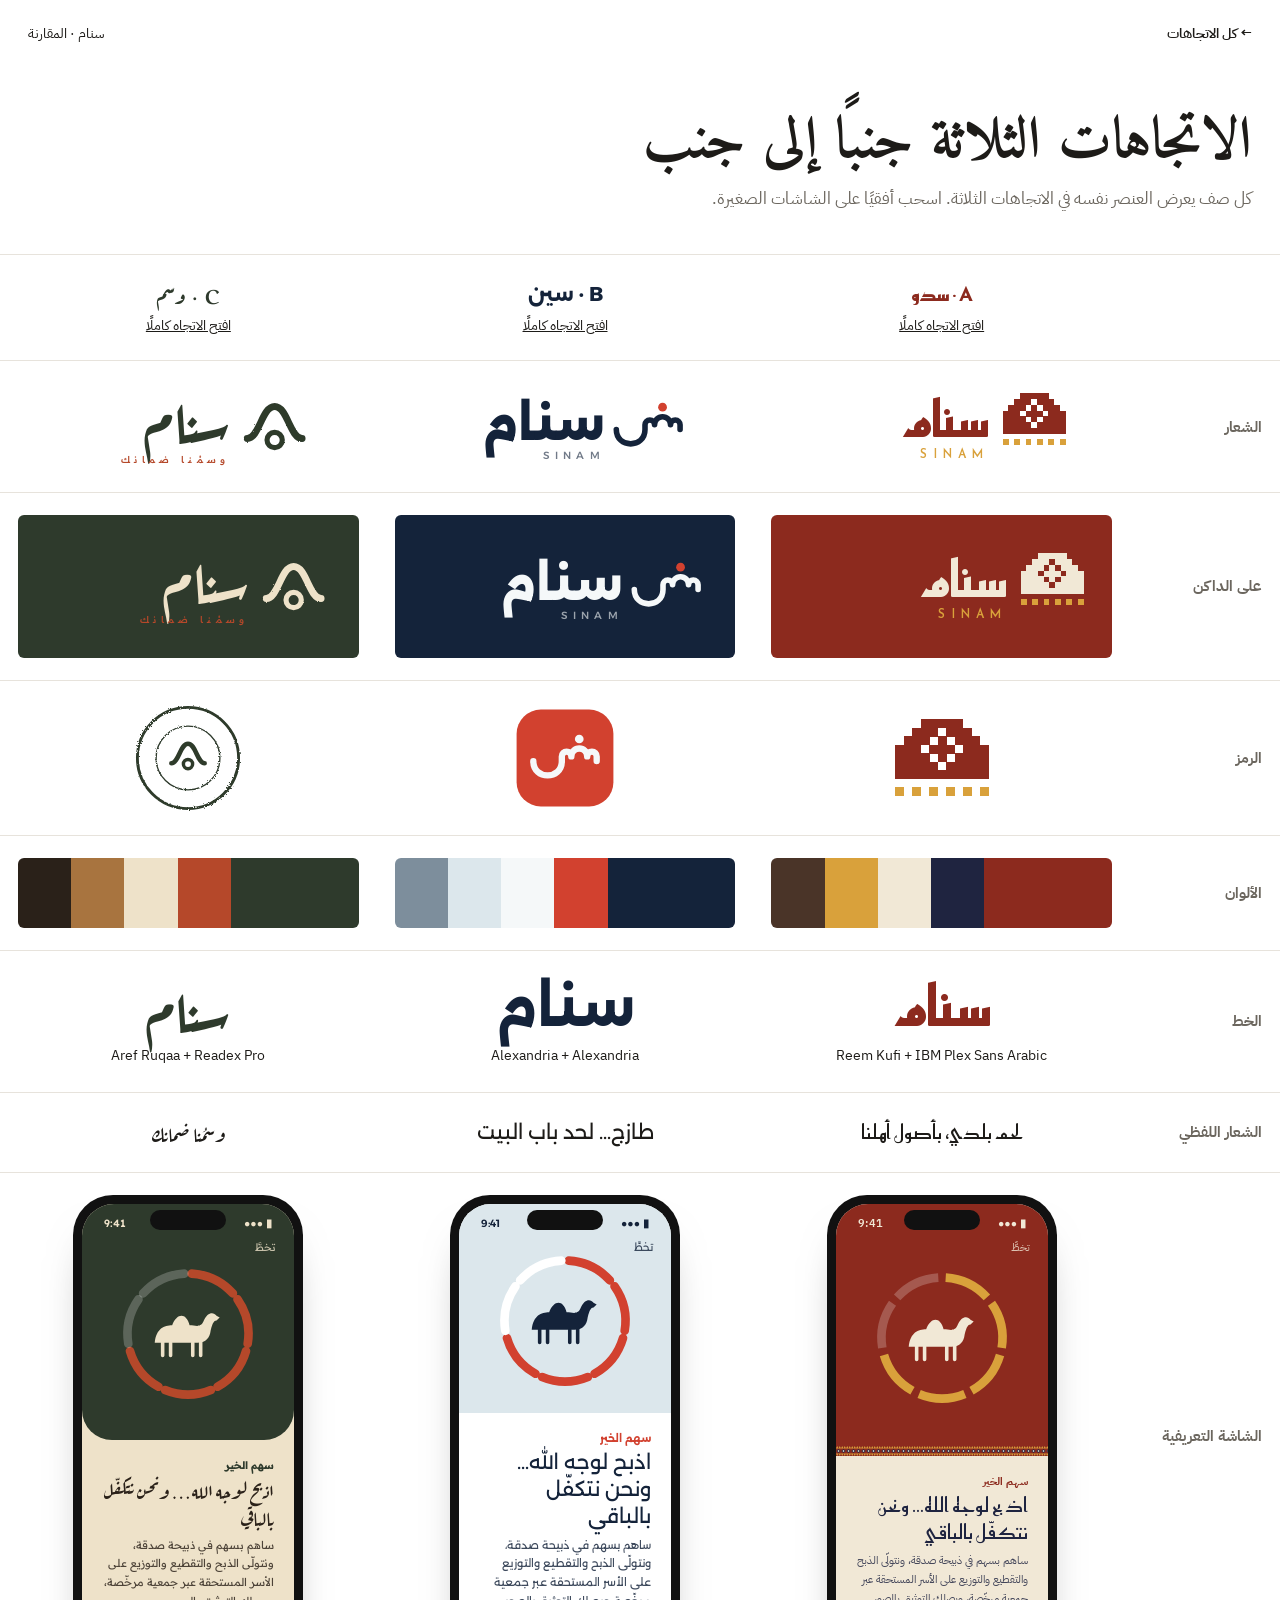
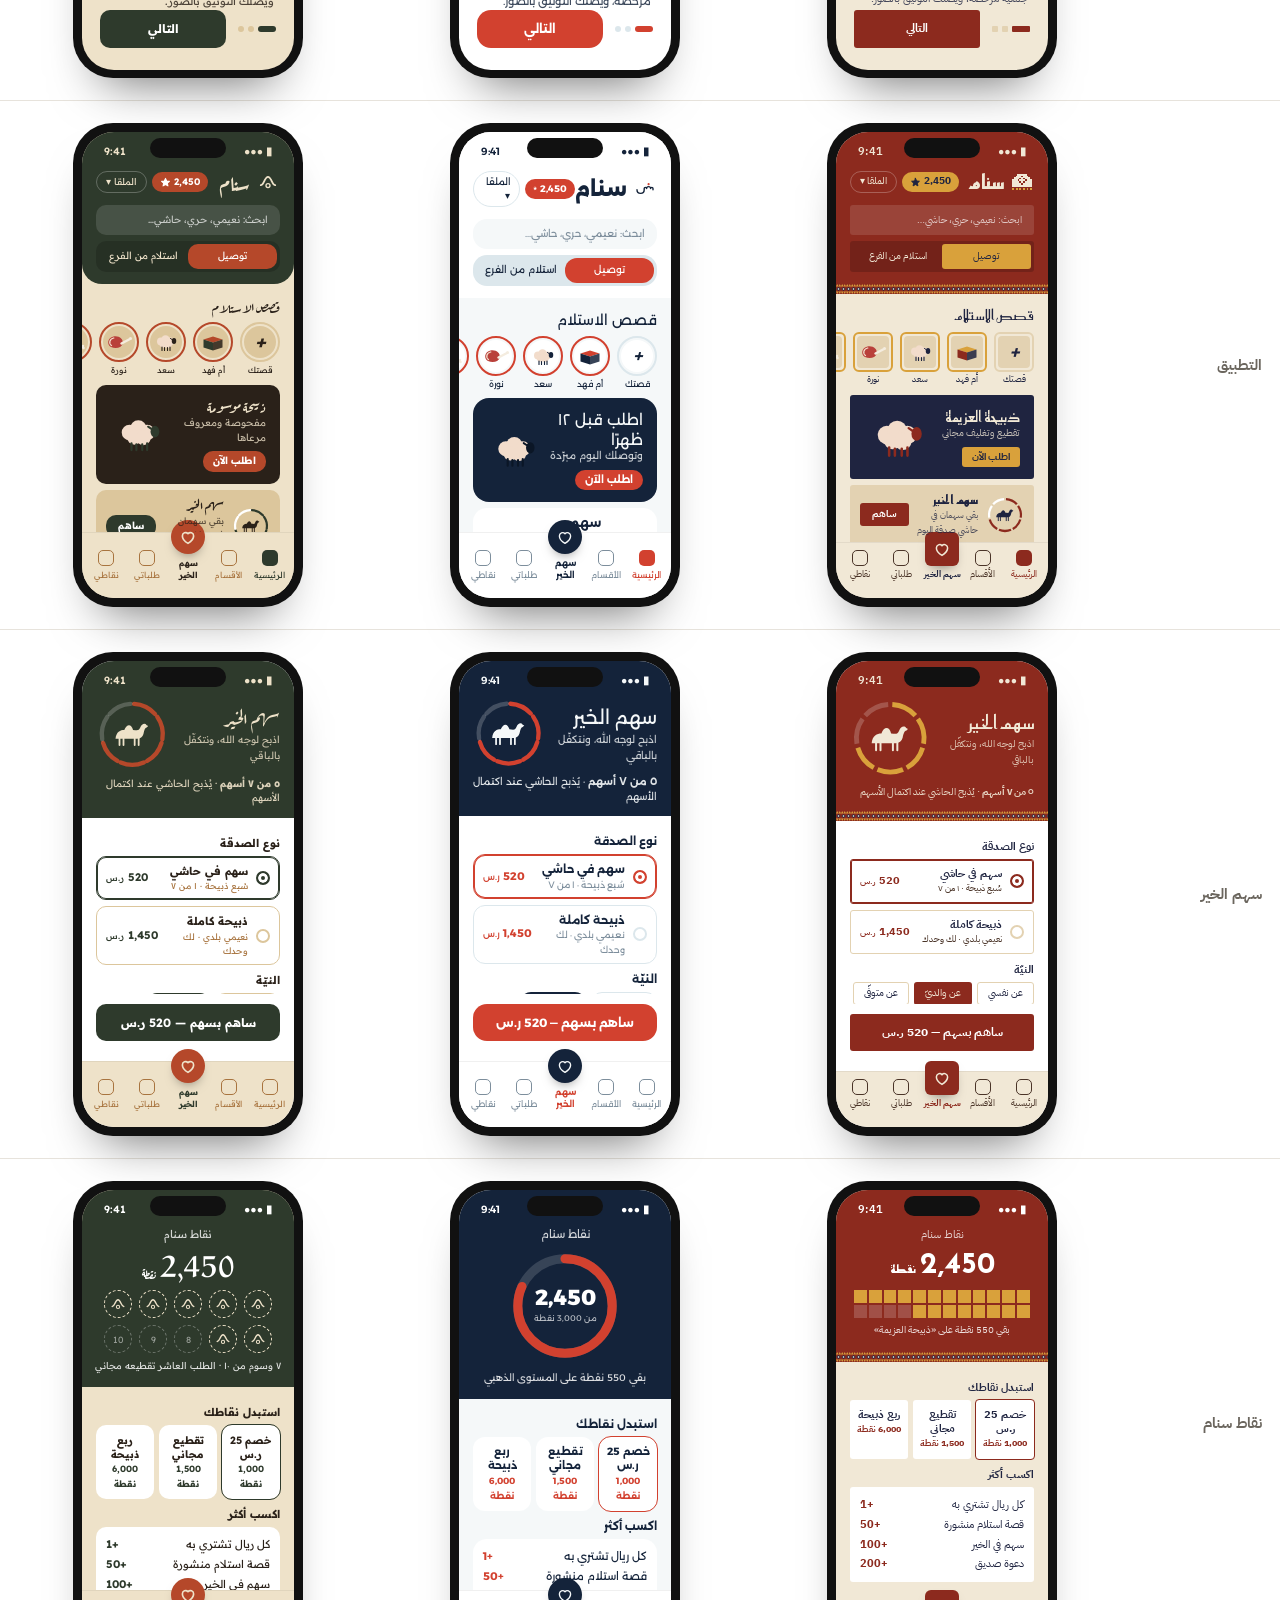
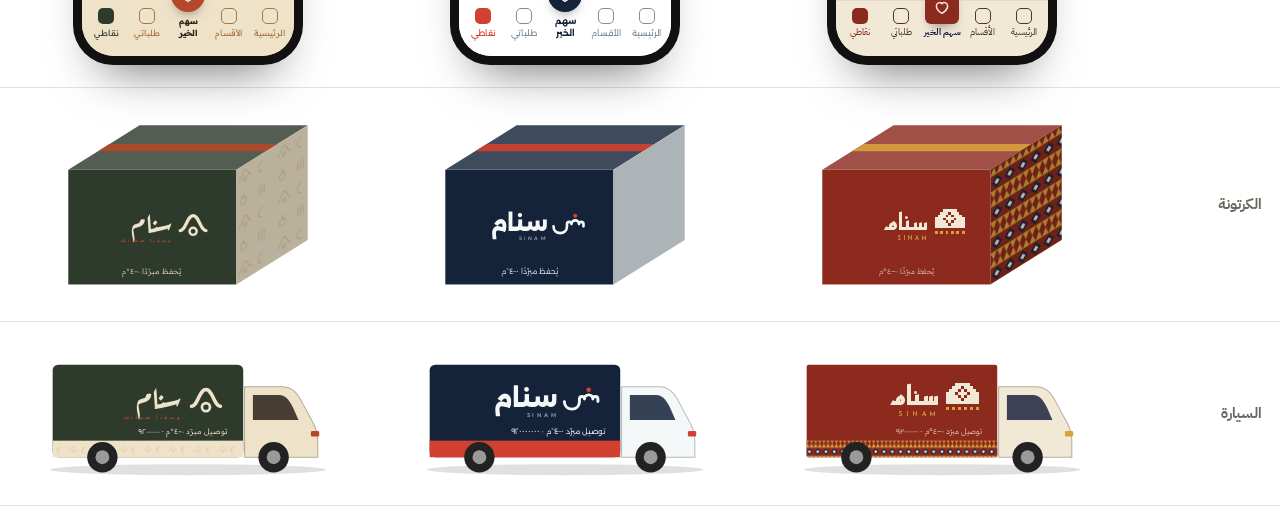
<file: compare/index.html>
<!doctype html>
<html lang="ar" dir="rtl">
<head>
<meta charset="utf-8">
<meta name="viewport" content="width=device-width,initial-scale=1">
<meta name="robots" content="noindex,nofollow">
<title>سنام — مقارنة الاتجاهات الثلاثة</title>
<link rel="preconnect" href="https://fonts.googleapis.com"><link rel="preconnect" href="https://fonts.gstatic.com" crossorigin>
<link rel="stylesheet" href="https://fonts.googleapis.com/css2?family=IBM+Plex+Sans+Arabic:wght@400;500;600;700&family=Amiri:wght@700&family=Reem+Kufi:wght@500;700&family=Alexandria:wght@400;500;700;800&family=Aref+Ruqaa:wght@700&family=Readex+Pro:wght@400;500;700&display=swap">
<link rel="stylesheet" href="../assets/kit.css">
<style>
body{background:#fff;color:#1d1b18;font-family:'IBM Plex Sans Arabic',sans-serif;--r:6px;--ink:#1d1b18;--paper:#fff;--a:#b5482a}
.top{display:flex;justify-content:space-between;align-items:center;padding:22px 28px;font-size:14px}
.top a{text-decoration:none;font-weight:600}
h1{font-family:'Amiri',serif;font-size:clamp(36px,5vw,58px);margin:40px 28px 6px;line-height:1.2}
.sub{margin:0 28px 40px;color:#6b665e}
.table{display:grid;grid-template-columns:150px repeat(3,minmax(260px,1fr));overflow-x:auto;border-top:1px solid #e7e3dc}
.table>div{padding:22px 18px;border-bottom:1px solid #e7e3dc;display:flex;align-items:center;justify-content:center}
.rl{justify-content:flex-start!important;font-weight:700;font-size:15px;color:#6b665e;position:sticky;inset-inline-start:0;background:#fff;z-index:2}
.hd{display:flex;flex-direction:column;align-items:center;gap:2px;position:sticky;top:0;background:#fff;z-index:3}
.hd b{font-size:20px}.hd a{font-size:14px}
.cell-logo svg{width:100%;max-width:260px}
.pal{display:flex;width:100%;height:70px;border-radius:6px;overflow:hidden}
.pal i{flex:1}.pal i:first-child{flex:2.4}
.ty{font-size:56px;line-height:1.2}
.ph{width:230px}
.ph .phone{max-width:230px}
.cell-dark{border-radius:6px}
.tg{font-size:20px;text-align:center}
</style>
</head>
<body>
<header class="top"><a href="../">← كل الاتجاهات</a><span>سنام · المقارنة</span></header>
<h1>الاتجاهات الثلاثة جنبًا إلى جنب</h1>
<p class="sub">كل صف يعرض العنصر نفسه في الاتجاهات الثلاثة. اسحب أفقيًا على الشاشات الصغيرة.</p>
<div class="table" id="t"></div>
<script src="../assets/brands.js"></script>
<script src="../assets/kit.js"></script>
<script>
(function () {
  const B = window.BRANDS, K = window.Kit, ids = window.BRAND_ORDER;
  const rows = [
    ['', b => `<div class="hd"><b style="font-family:${b.fonts.display};color:${b.id === 'seen' ? b.c.ink : b.c.p}">${b.letter} · ${b.name}</b><a href="../${b.id}/">افتح الاتجاه كاملًا</a></div>`, 'hd'],
    ['الشعار', b => `<div class="cell-logo">${K.logo(b, 2, b.id === 'seen' ? b.c.ink : b.c.p, b.c.a, 'c1' + b.id)}</div>`],
    ['على الداكن', b => `<div class="cell-logo cell-dark" style="background:${b.c.p};padding:28px 22px;width:100%">${K.logo(b, 2, b.c.paper, b.c.a, 'c2' + b.id)}</div>`],
    ['الرمز', b => `<div style="width:110px">${b.logos[1].render({ fg: b.id === 'seen' ? b.c.ink : b.c.p, ac: b.c.a, k: 'c3' + b.id, bgOn: b.c.paper })}</div>`],
    ['الألوان', b => `<div class="pal">${b.swatches.map(s => `<i style="background:${s[1]}" title="${s[0]} ${s[1]}"></i>`).join('')}</div>`],
    ['الخط', b => `<div style="text-align:center"><div class="ty" style="font-family:${b.fonts.display};font-weight:700;color:${b.id === 'seen' ? b.c.ink : b.c.p}">سنام</div><small>${b.fonts.displayName} + ${b.fonts.bodyName}</small></div>`],
    ['الشعار اللفظي', b => `<div class="tg" style="font-family:${b.fonts.display}">${b.tagline}</div>`],
    ['الشاشة التعريفية', b => `<div class="ph">${K.phone(K.screenOnboard(b, 0))}</div>`],
    ['التطبيق', b => `<div class="ph">${K.phone(K.screenHome(b))}</div>`],
    ['سهم الخير', b => `<div class="ph">${K.phone(K.screenSadaqa(b))}</div>`],
    ['نقاط سنام', b => `<div class="ph">${K.phone(K.screenLoyalty(b))}</div>`],
    ['الكرتونة', b => K.box(b, 270)],
    ['السيارة', b => K.van(b, 290)],
  ];
  let html = '';
  rows.forEach(([label, f]) => {
    html += `<div class="rl">${label}</div>`;
    ids.forEach(id => {
      const b = B[id];
      html += `<div style="${['--p', '--a', '--paper', '--soft', '--ink', '--x'].map((v, i) => `${v}:${[b.c.p, b.c.a, b.c.paper, b.c.soft, b.c.ink, b.c.x][i]}`).join(';')};--fb:${b.fonts.body};--fd:${b.fonts.display};--r:${b.radius}px">${f(b)}</div>`;
    });
  });
  document.getElementById('t').innerHTML = K.ROUGH + html;
})();
</script>
</body>
</html>
</file>
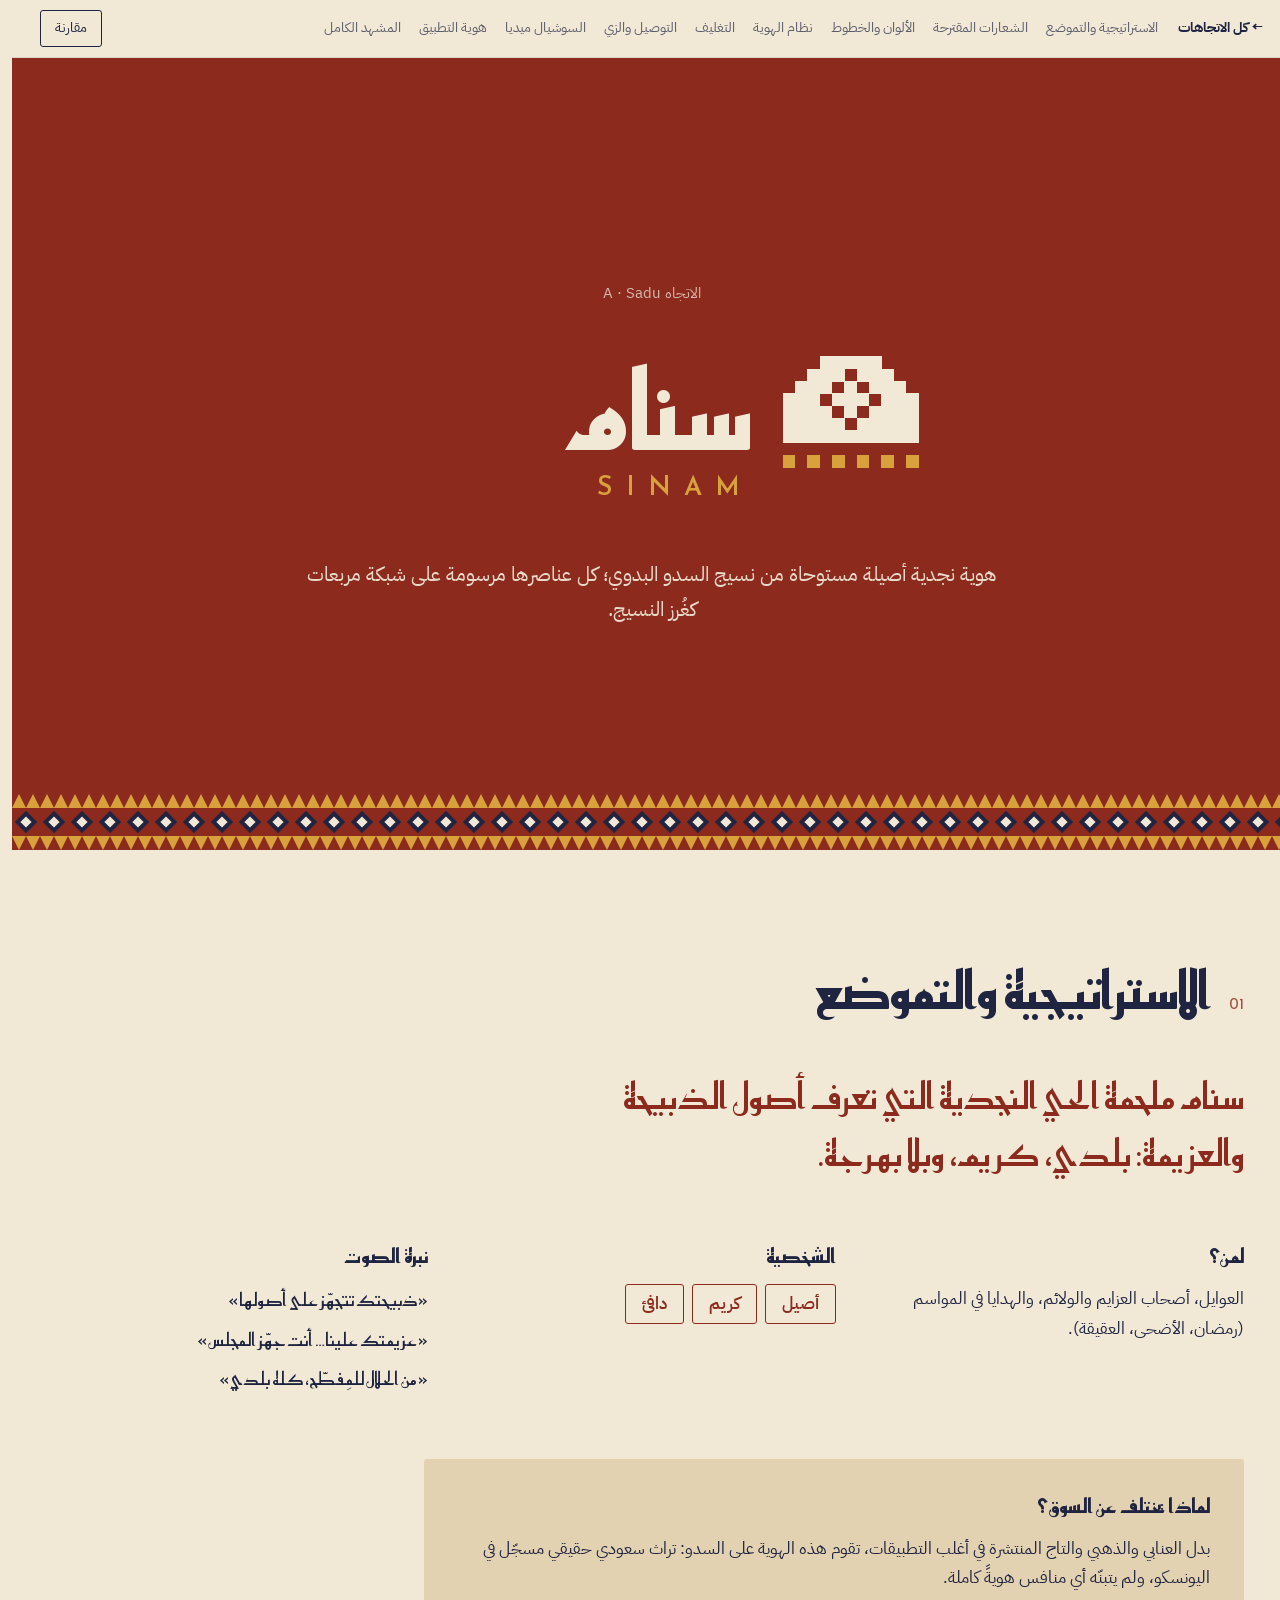
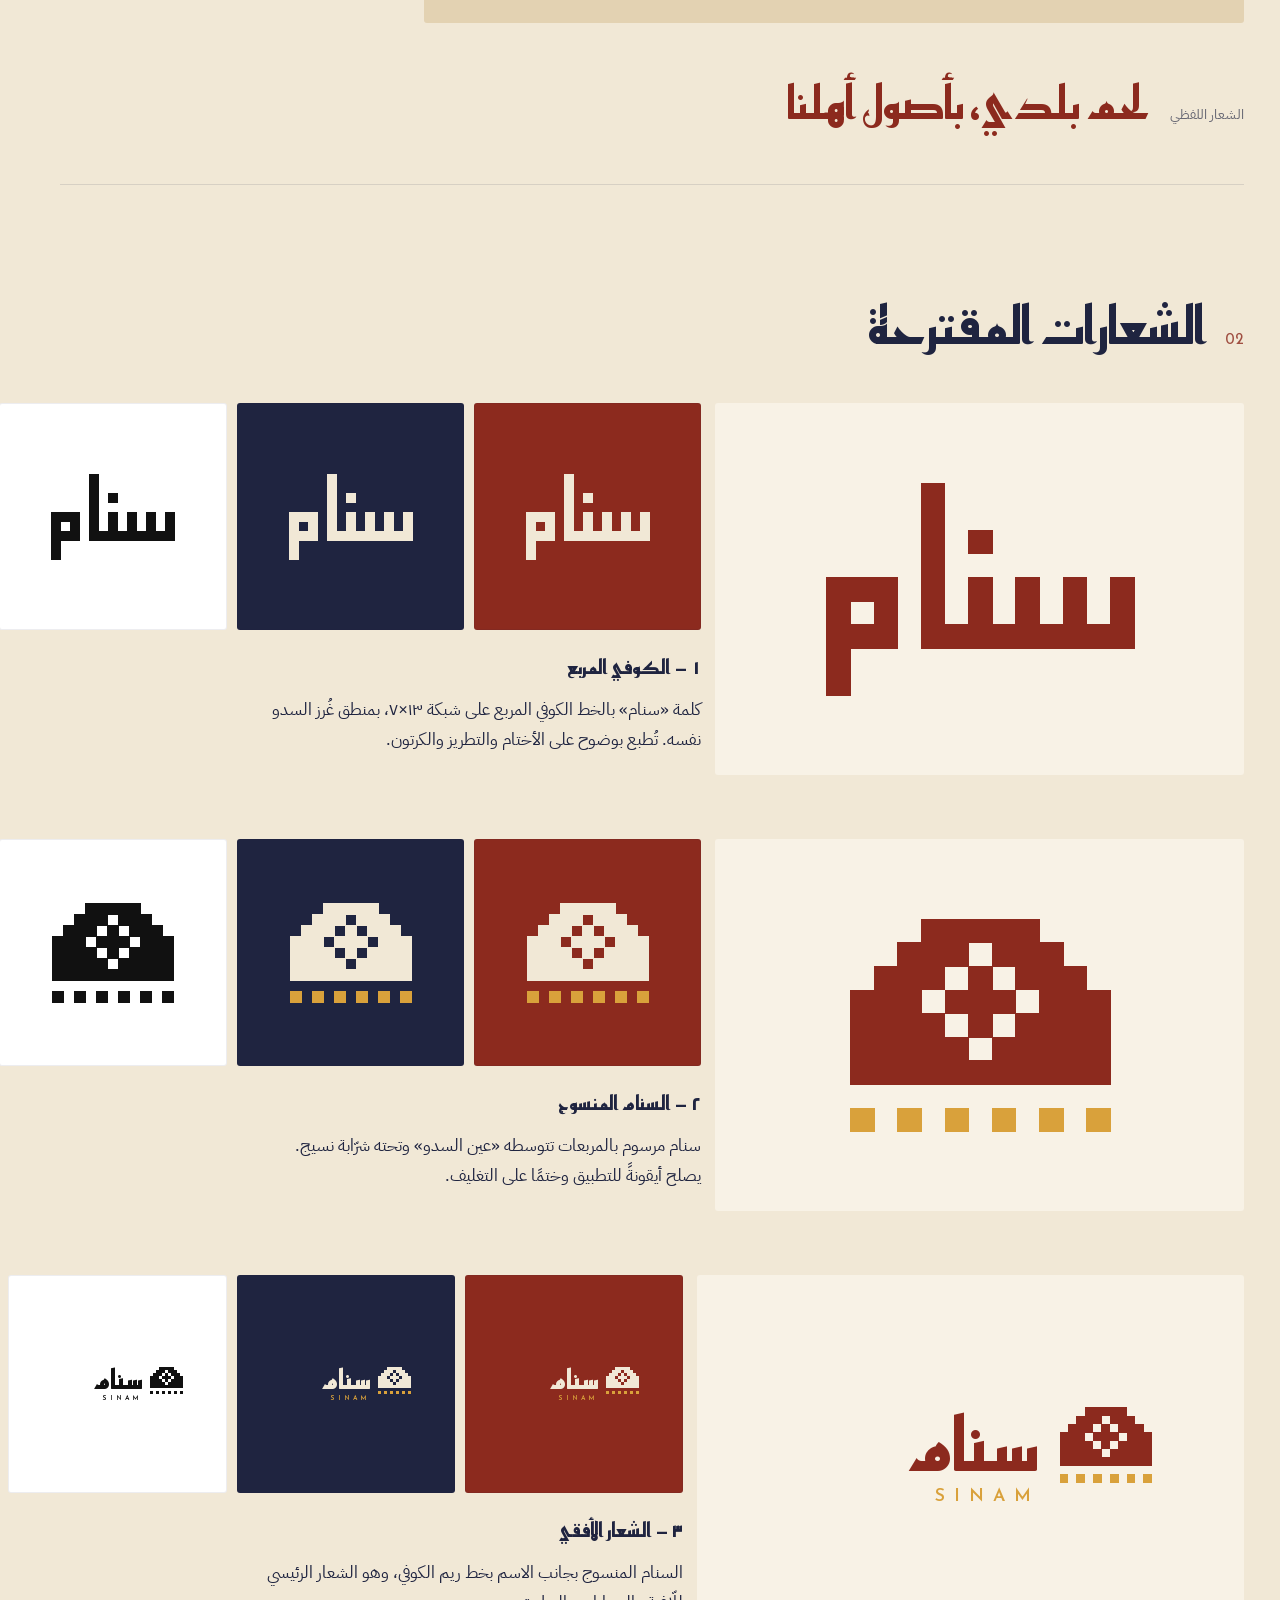
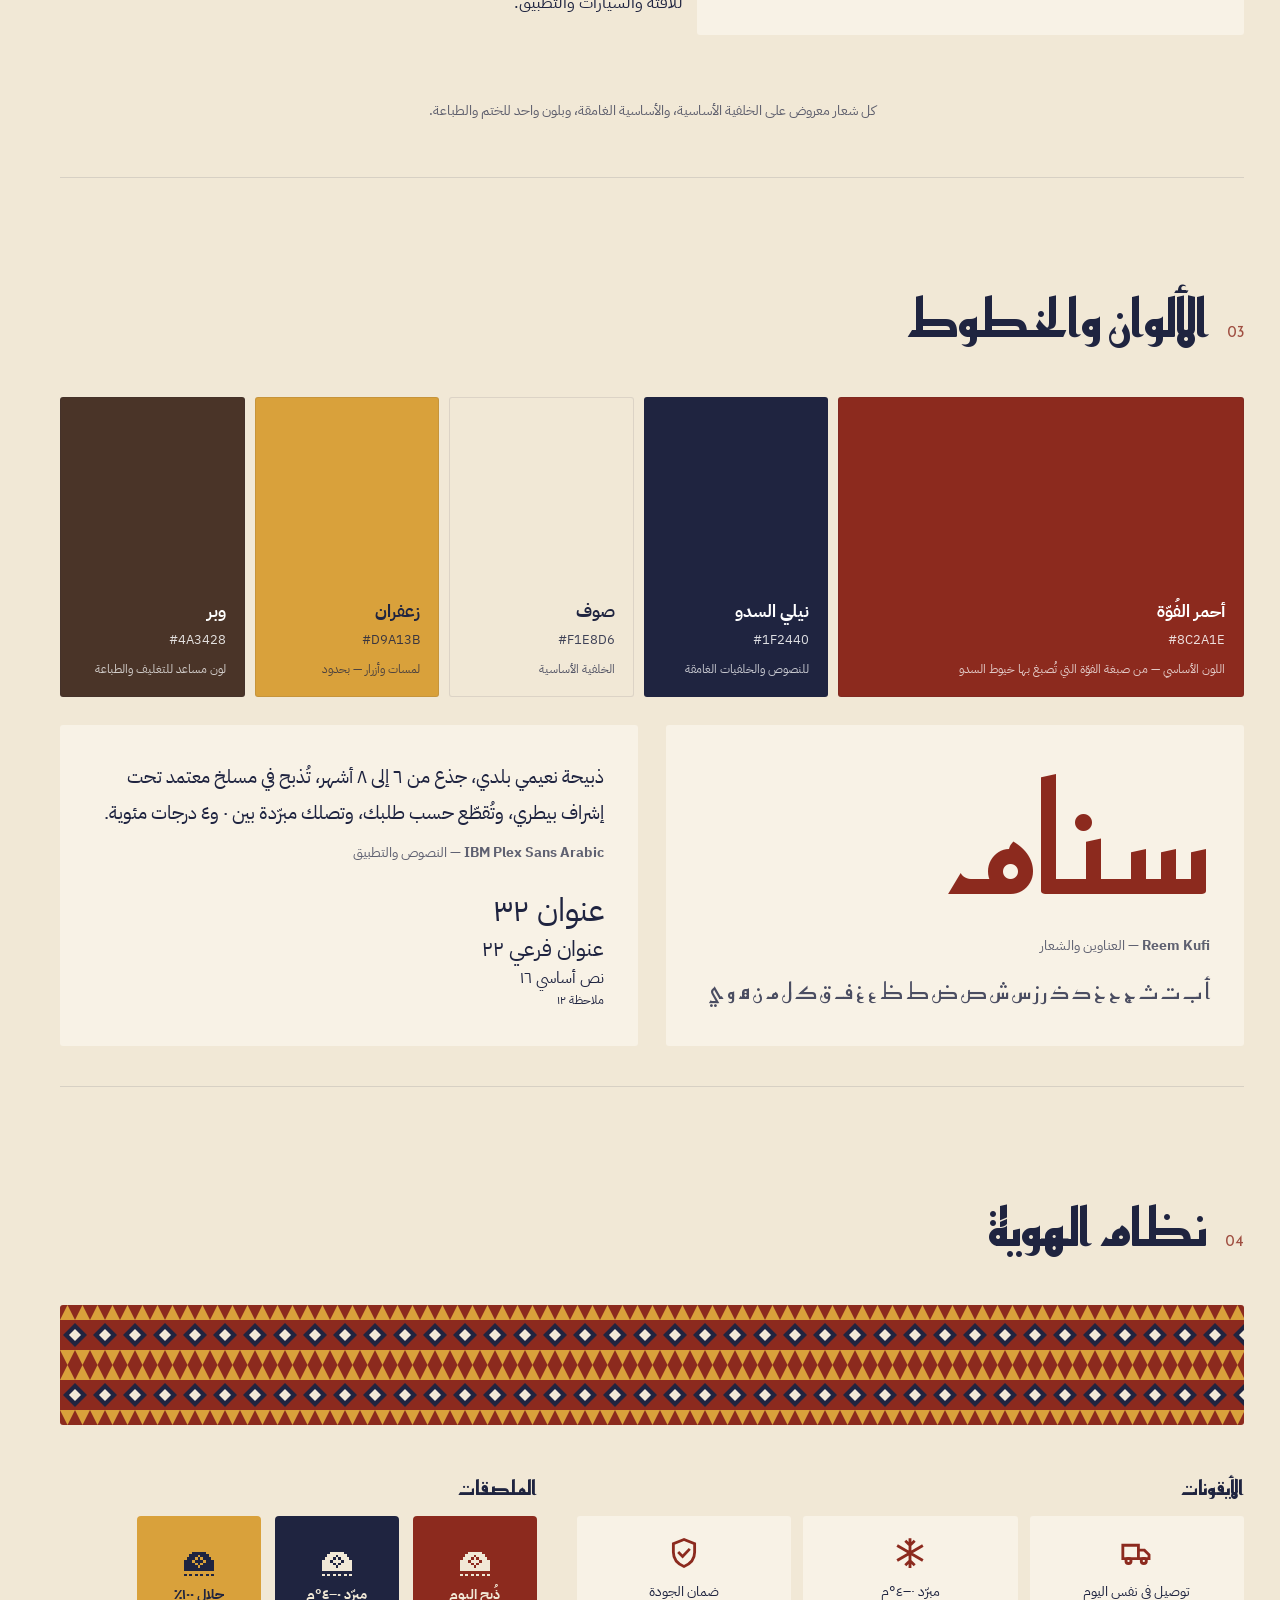
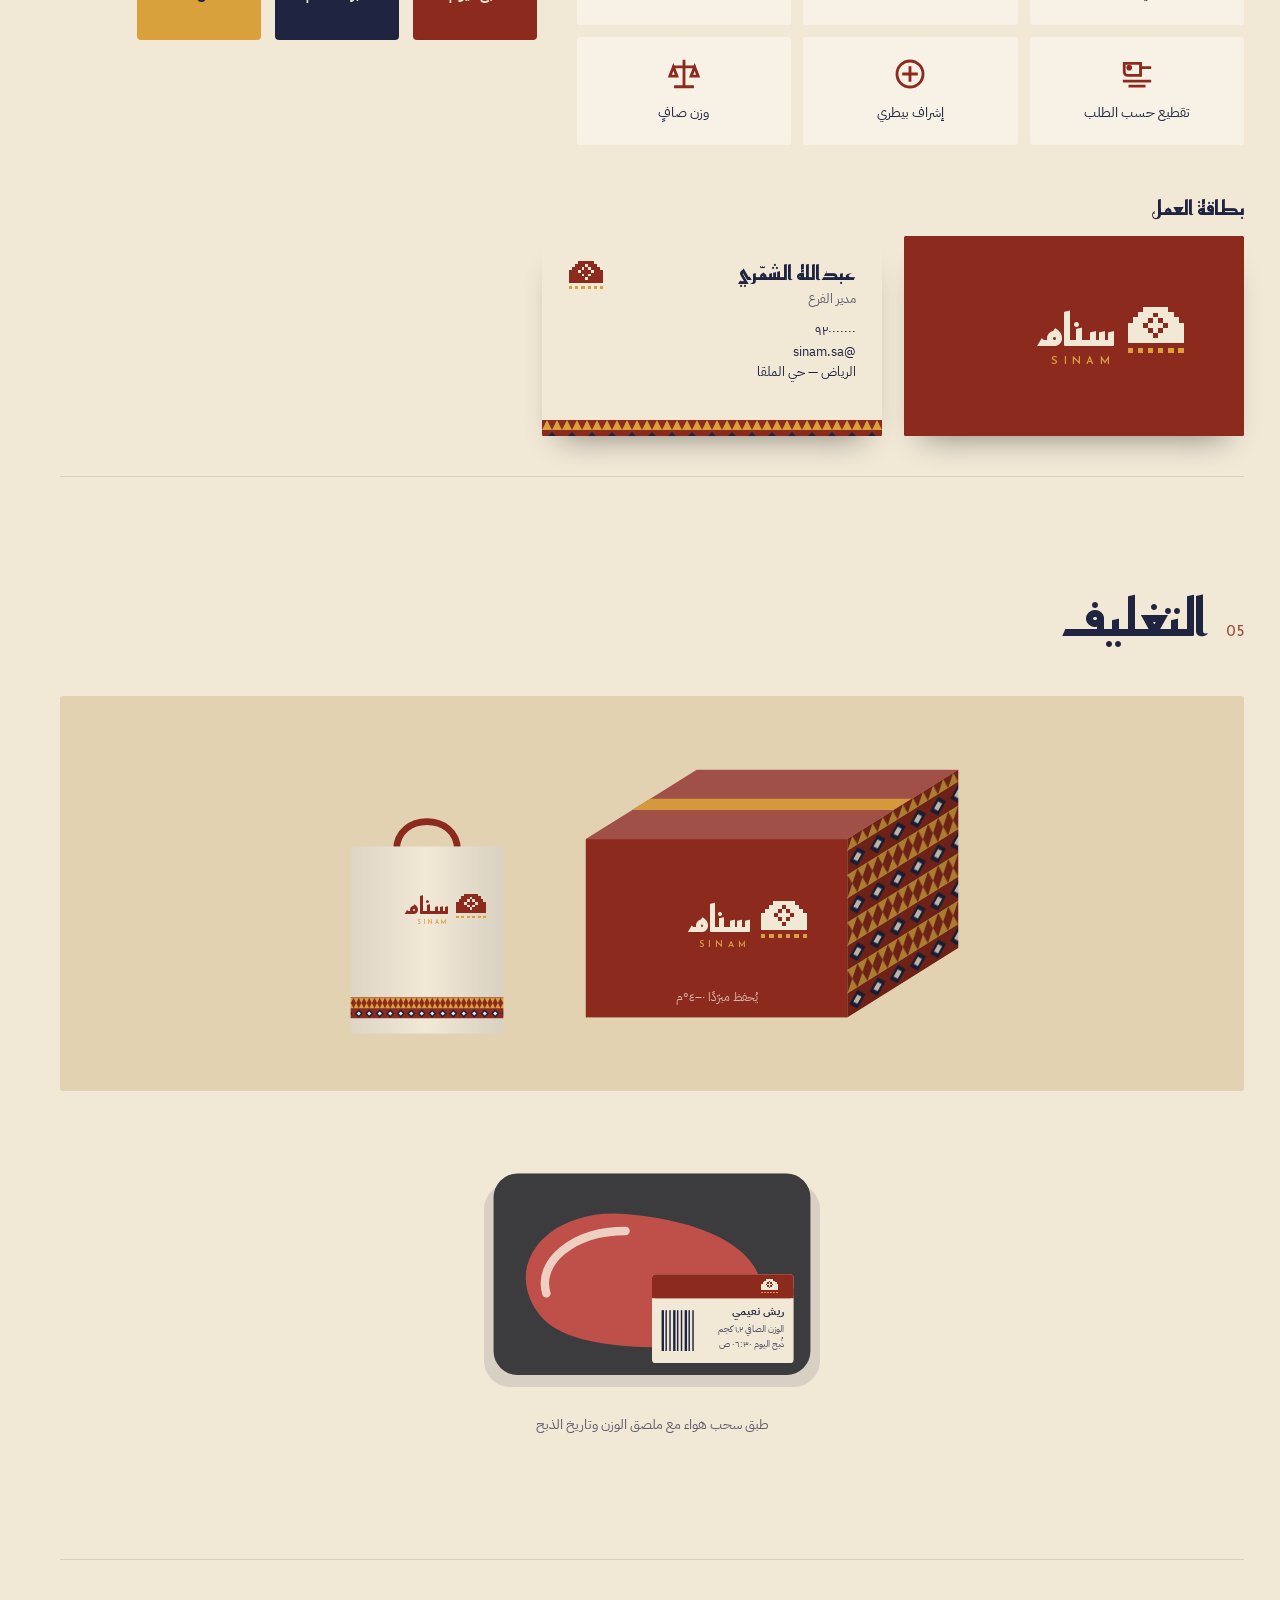
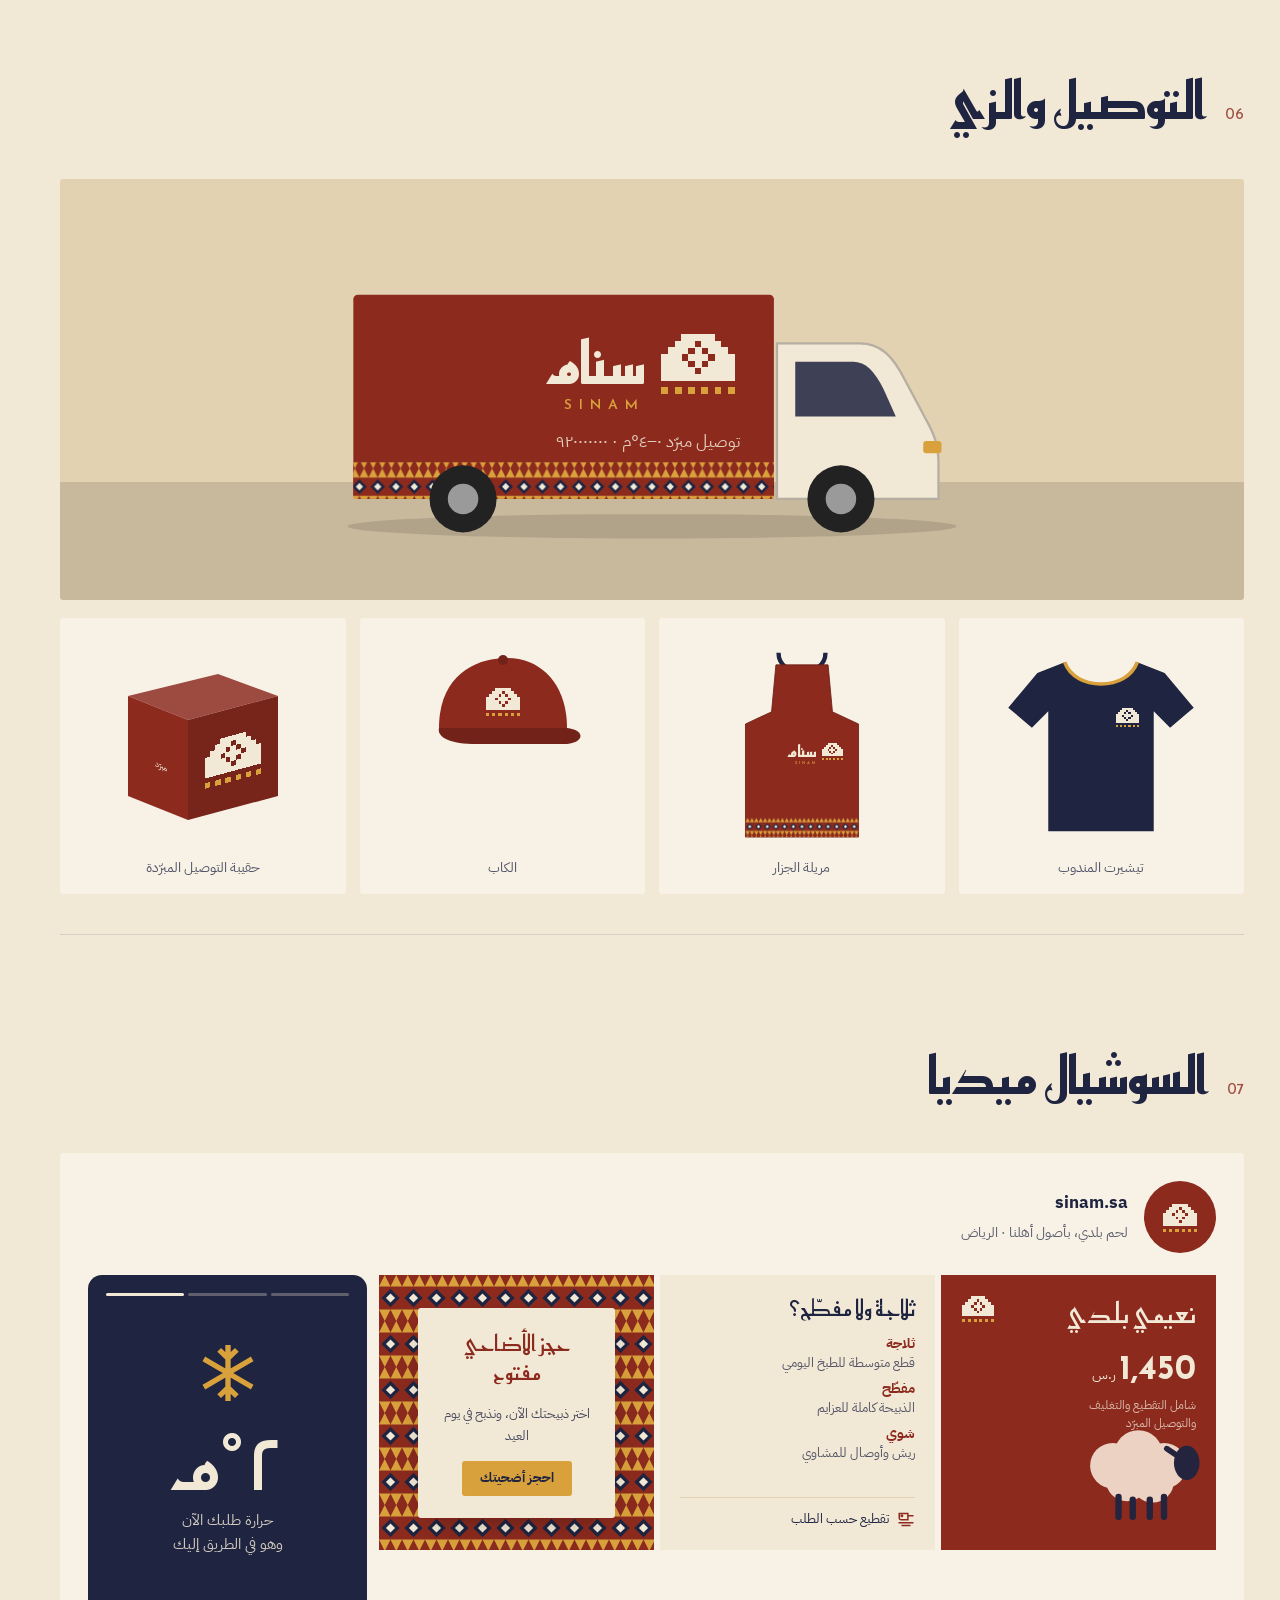
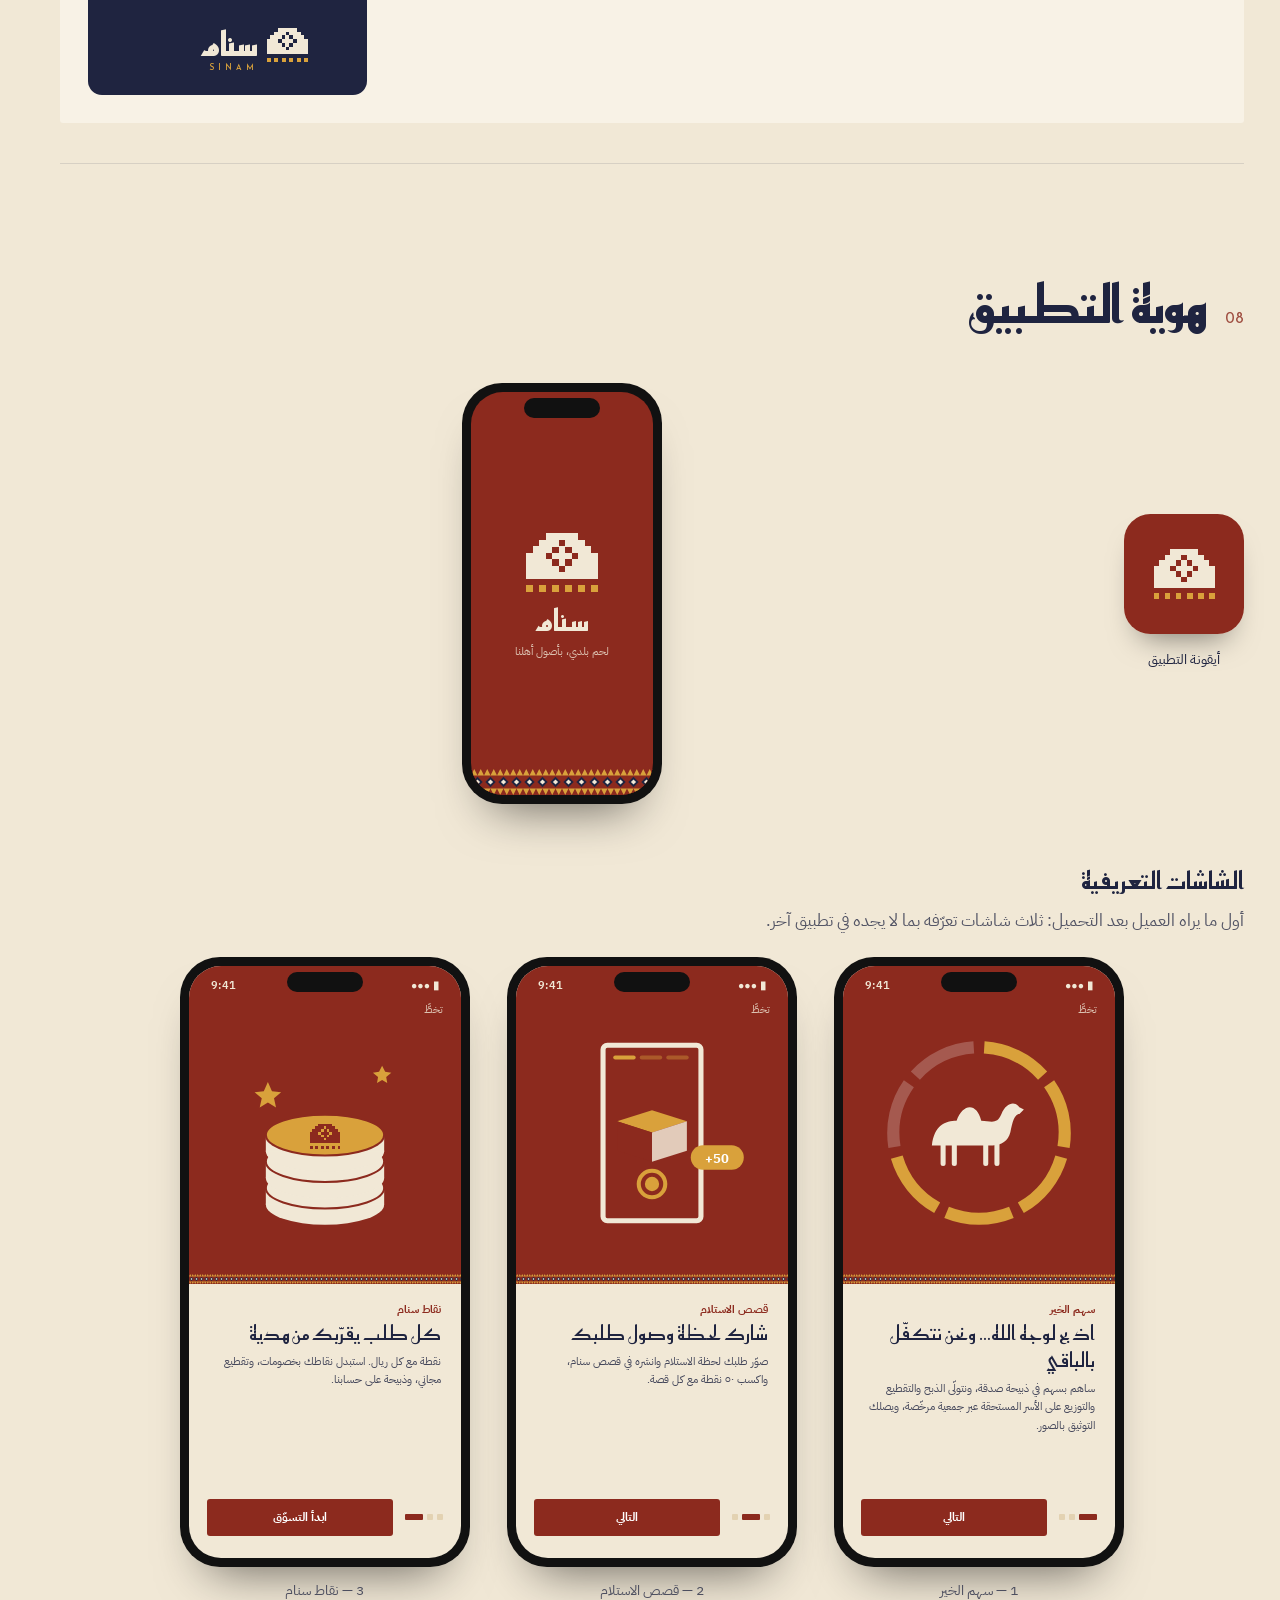
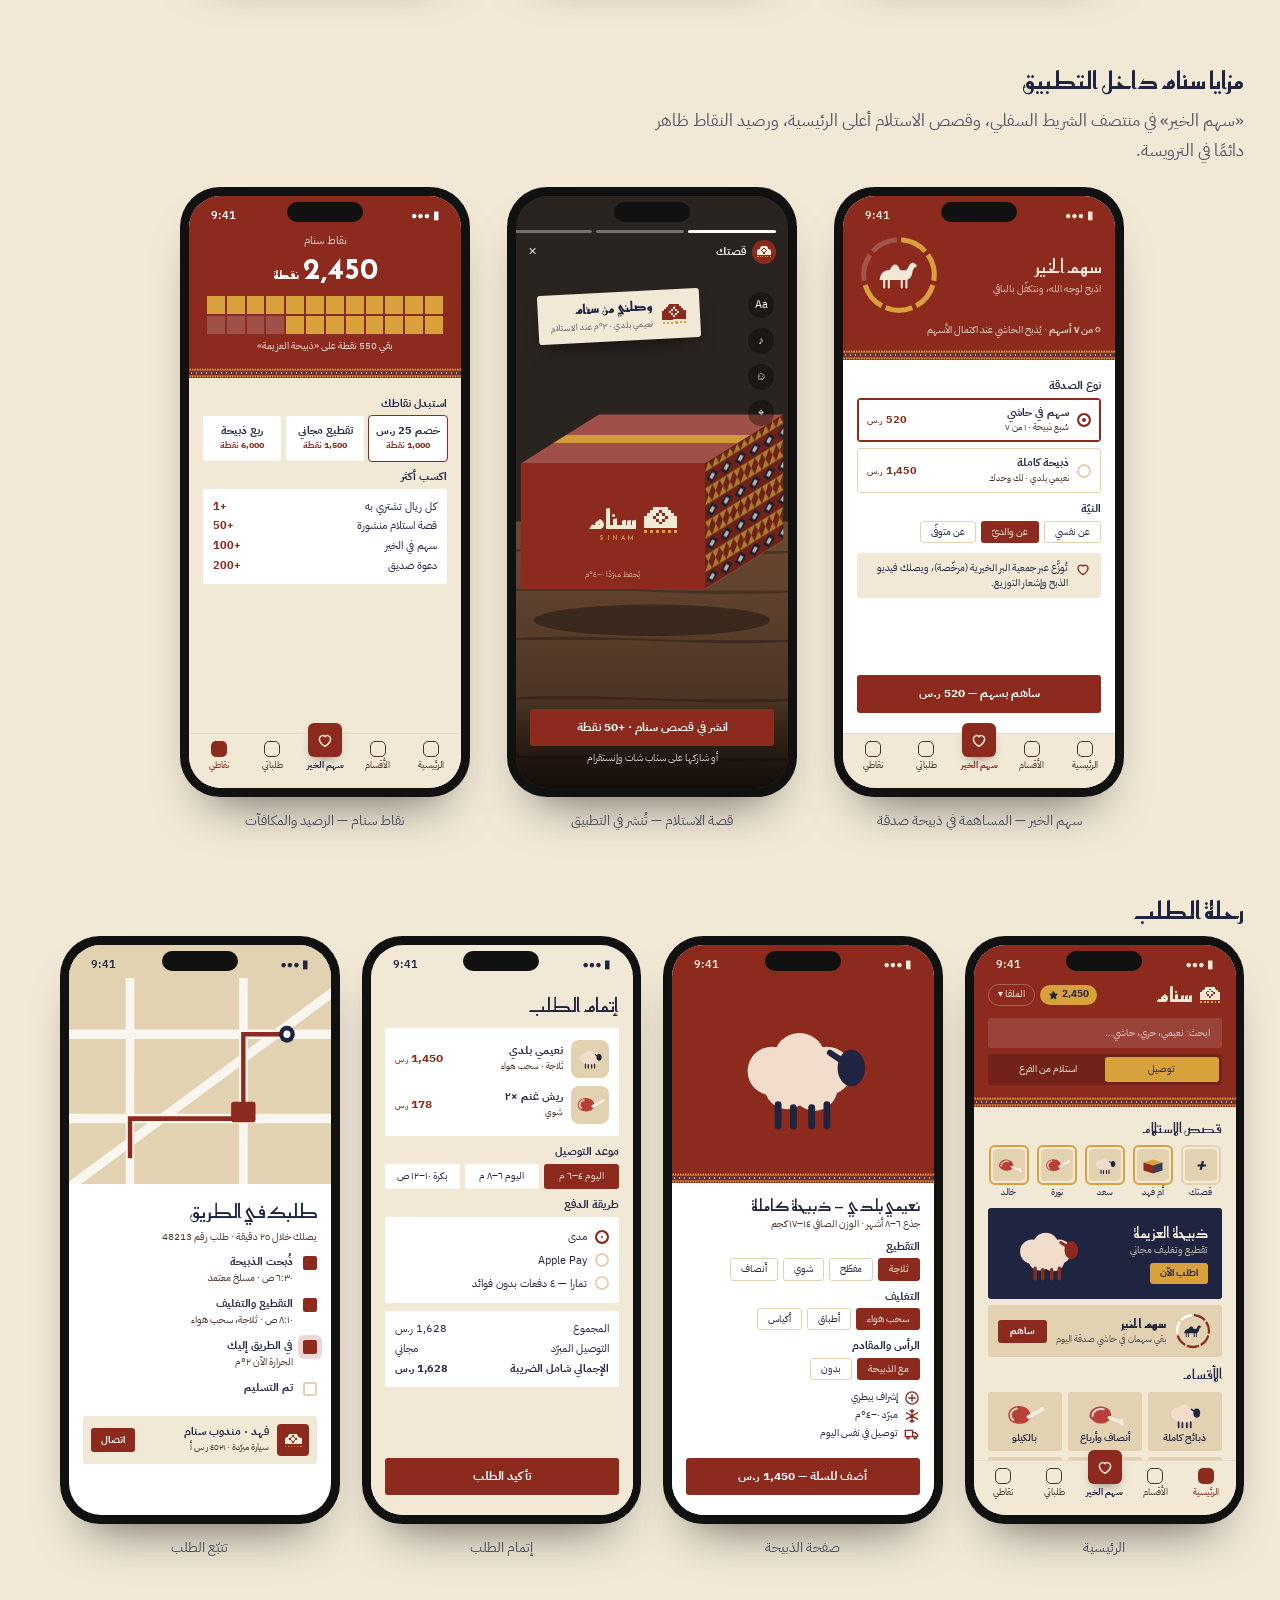
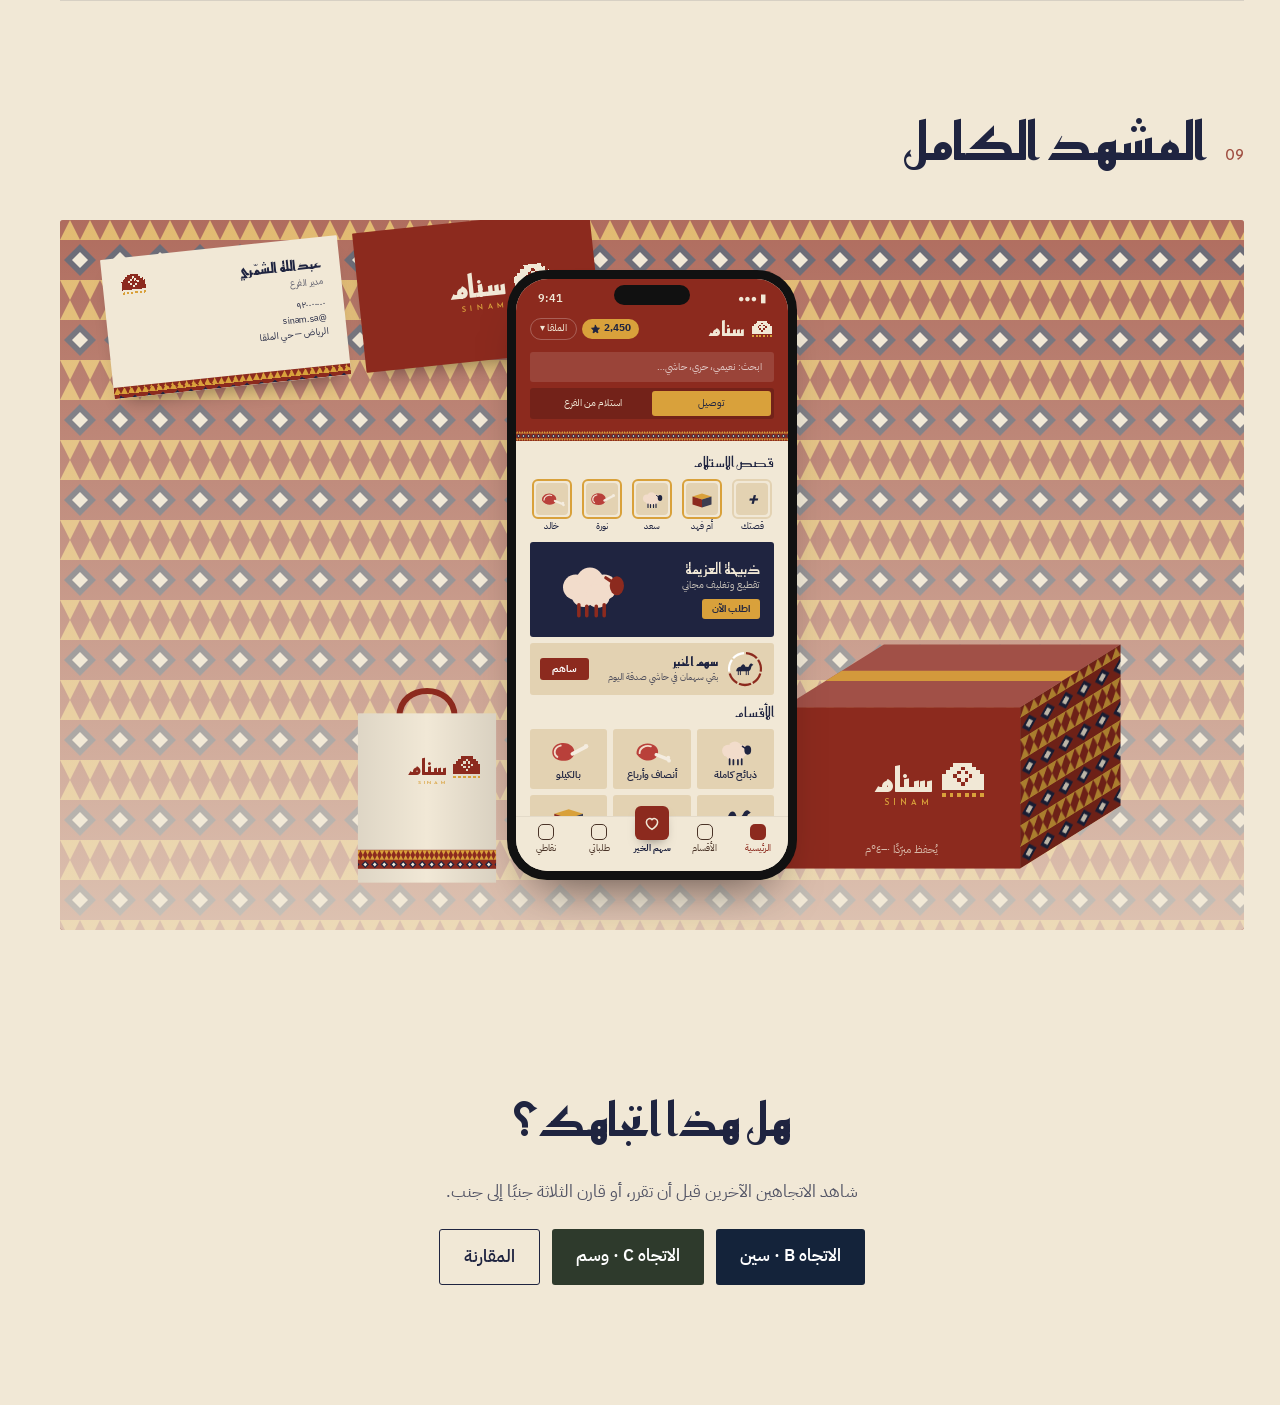
<file: sadu/index.html>
<!doctype html>
<html lang="ar" dir="rtl">
<head>
<meta charset="utf-8">
<meta name="viewport" content="width=device-width,initial-scale=1">
<meta name="robots" content="noindex,nofollow">
<title>سنام — اتجاه السدو</title>
<link rel="preconnect" href="https://fonts.googleapis.com"><link rel="preconnect" href="https://fonts.gstatic.com" crossorigin>
<link rel="stylesheet" href="https://fonts.googleapis.com/css2?family=Reem+Kufi:wght@400;500;700&family=IBM+Plex+Sans+Arabic:wght@400;500;600;700&family=Readex+Pro:wght@400;500&display=swap">
<link rel="stylesheet" href="../assets/kit.css">
</head>
<body data-brand="sadu">
<div id="app"></div>
<script src="../assets/brands.js"></script>
<script src="../assets/kit.js"></script>
</body>
</html>
</file>
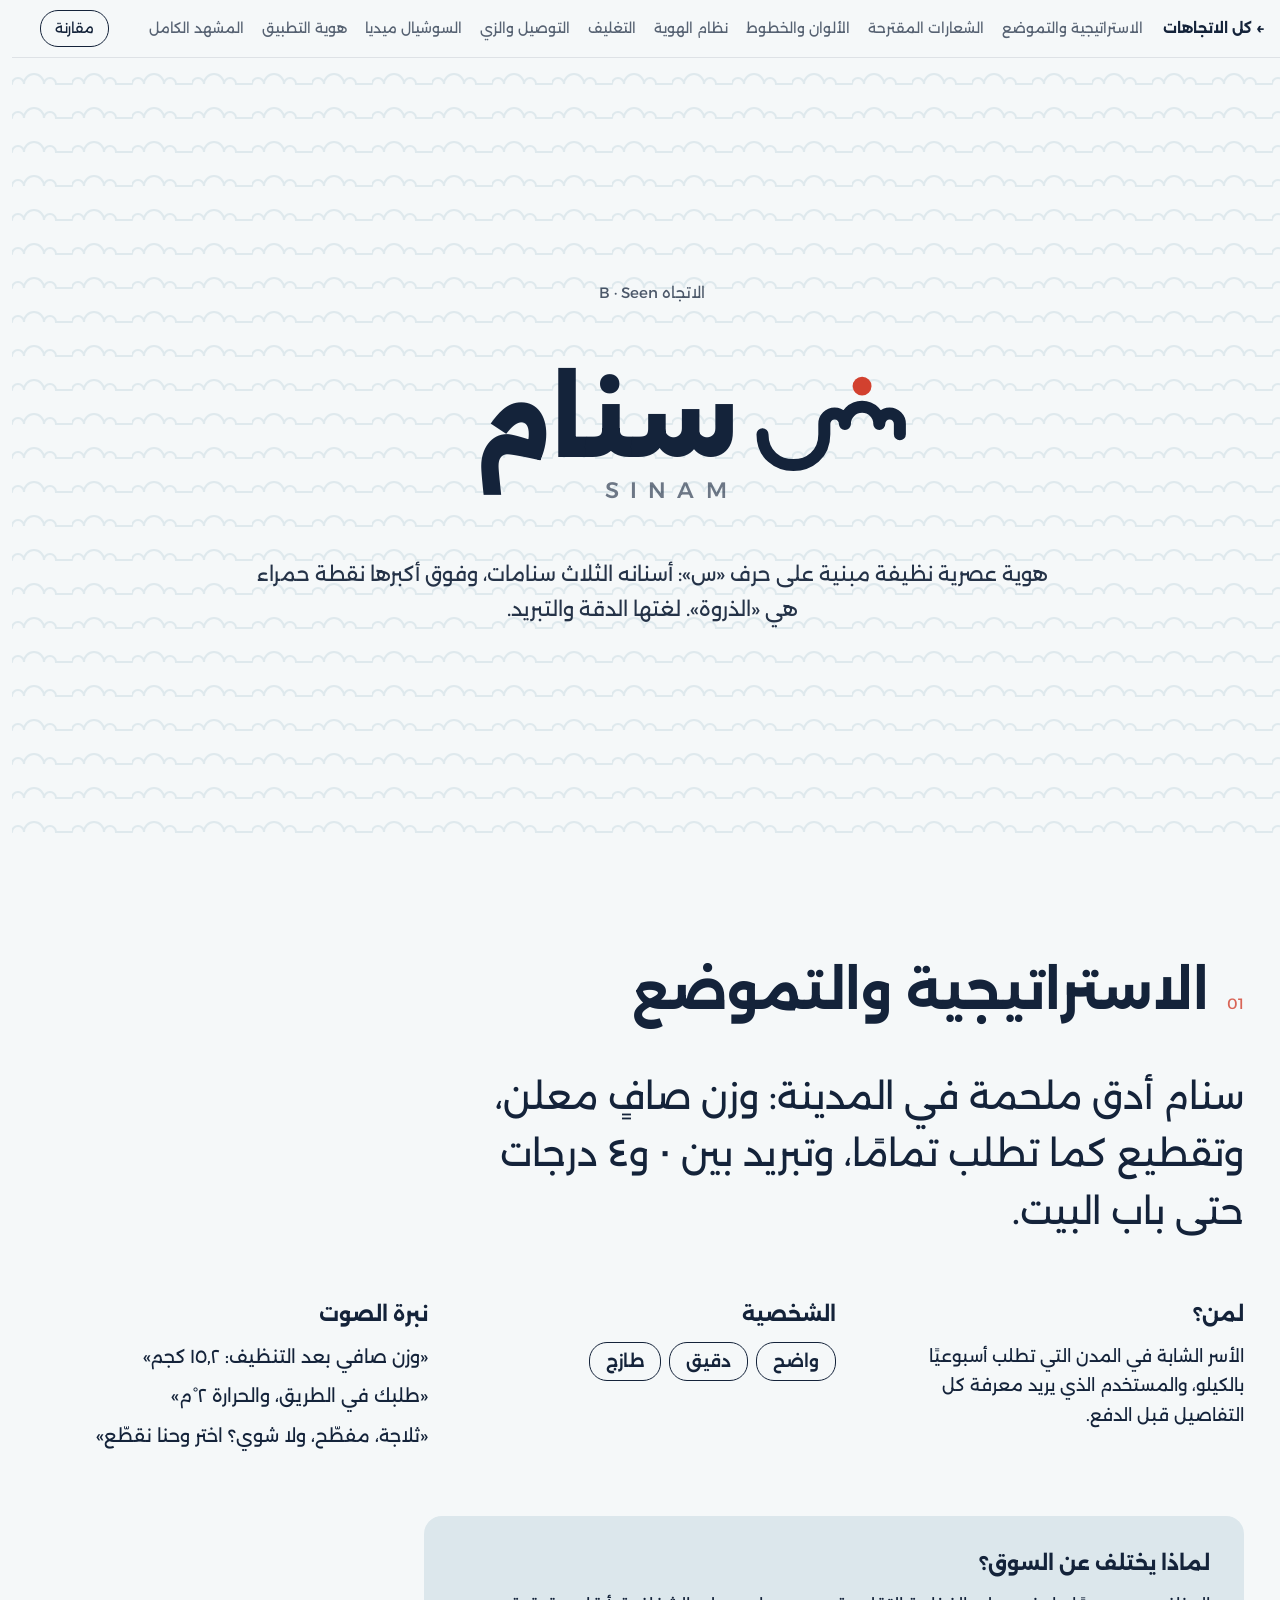
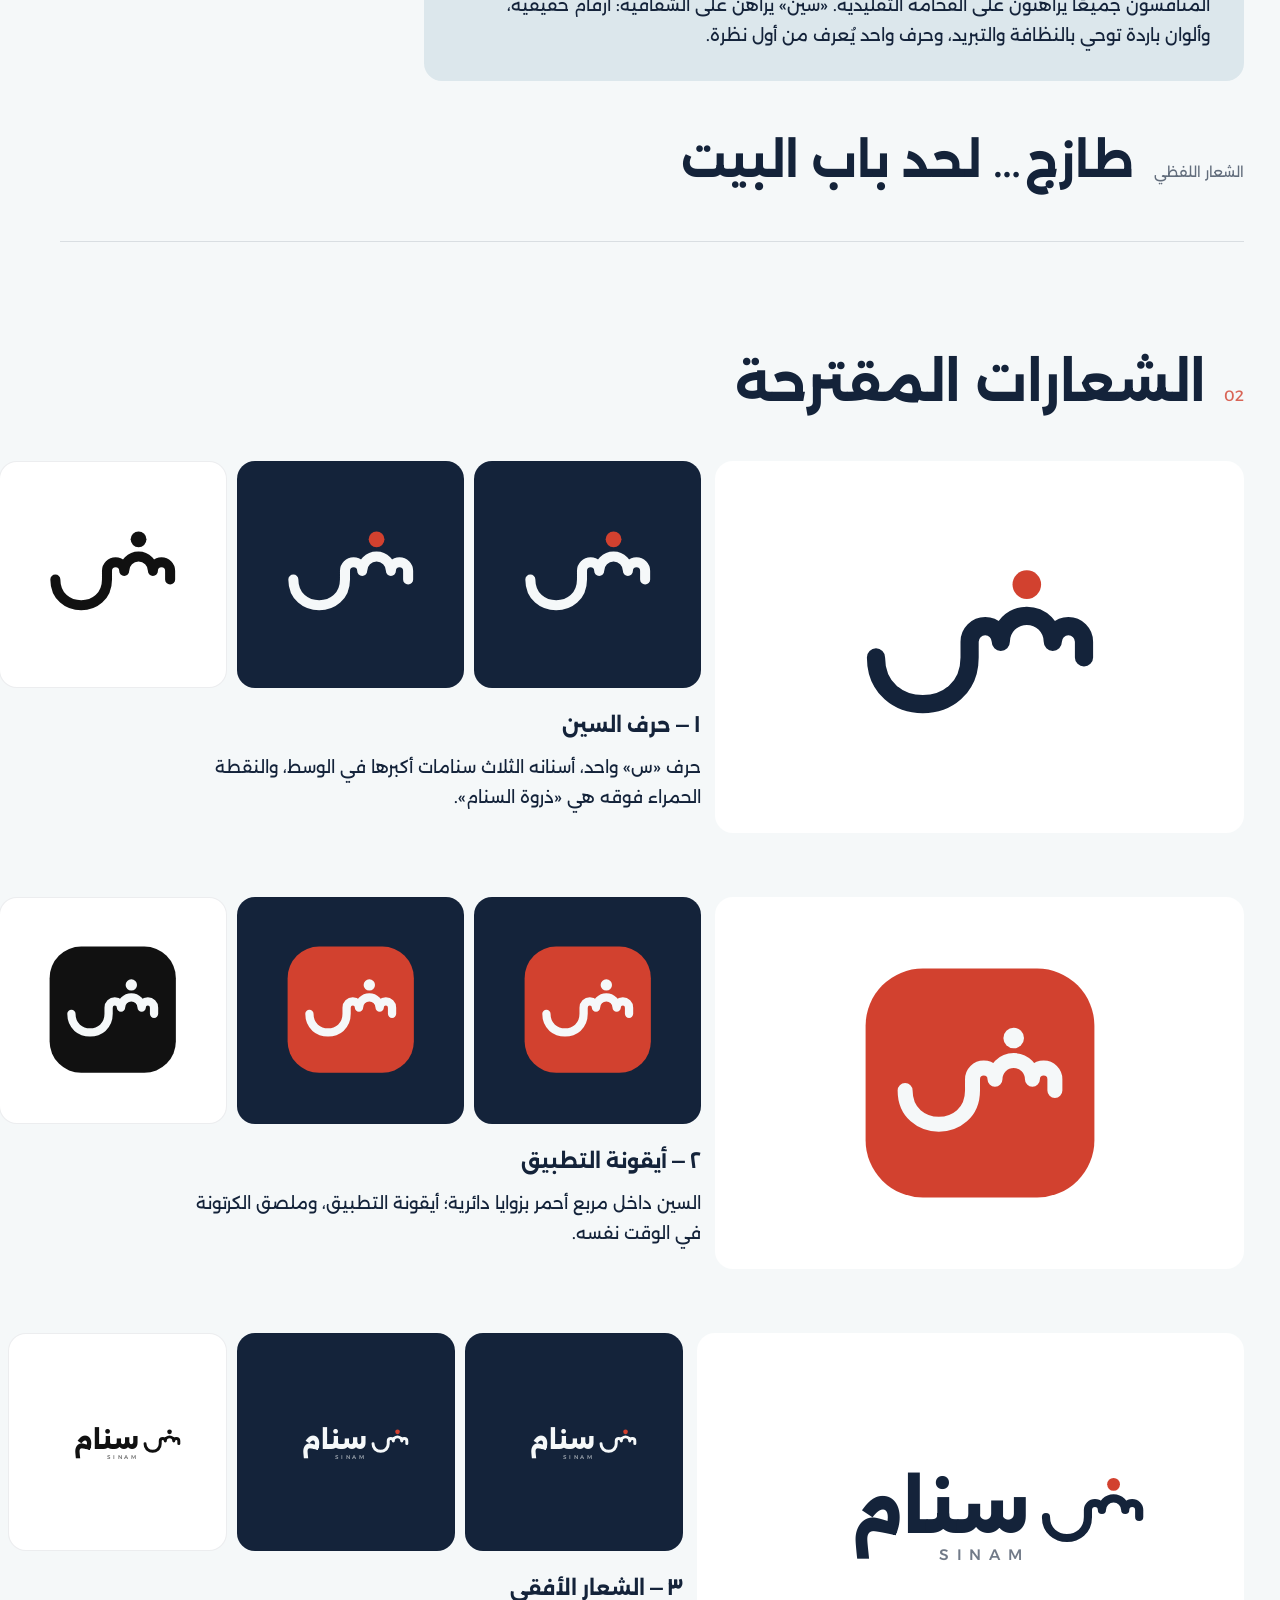
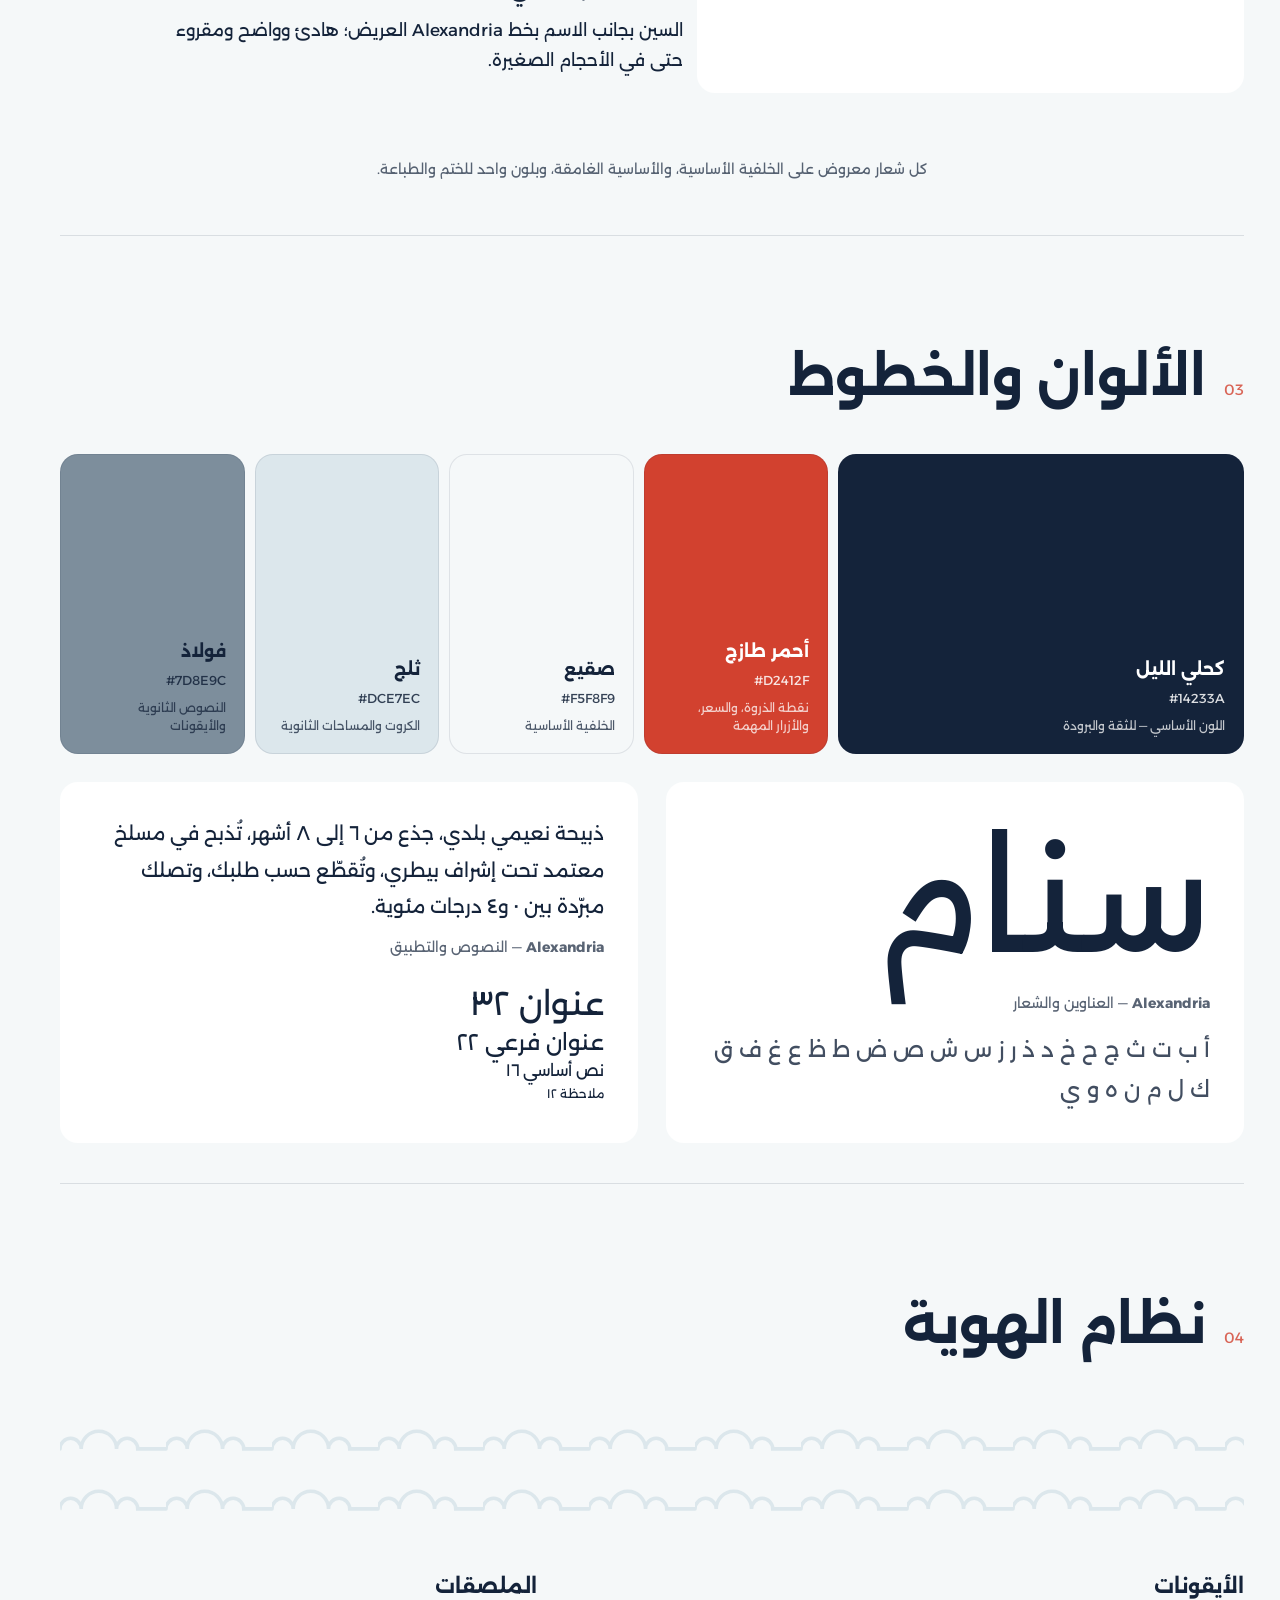
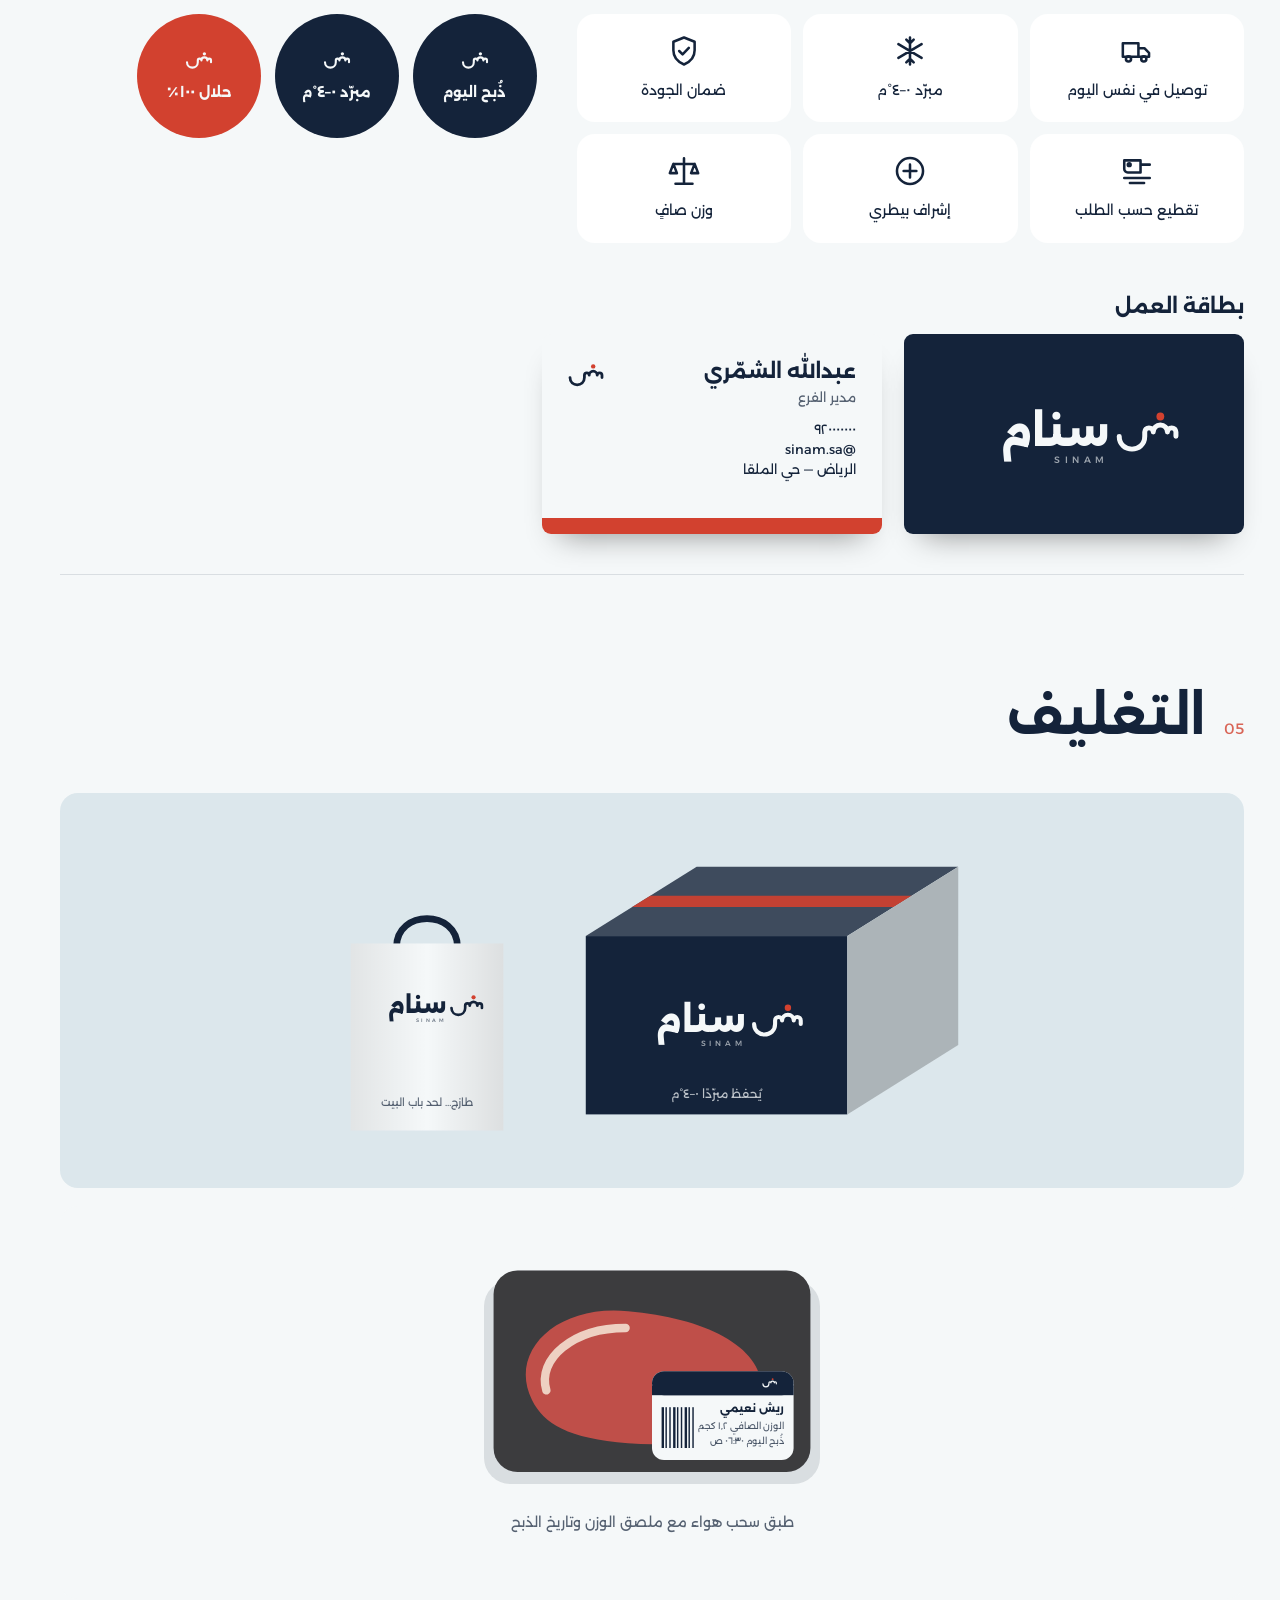
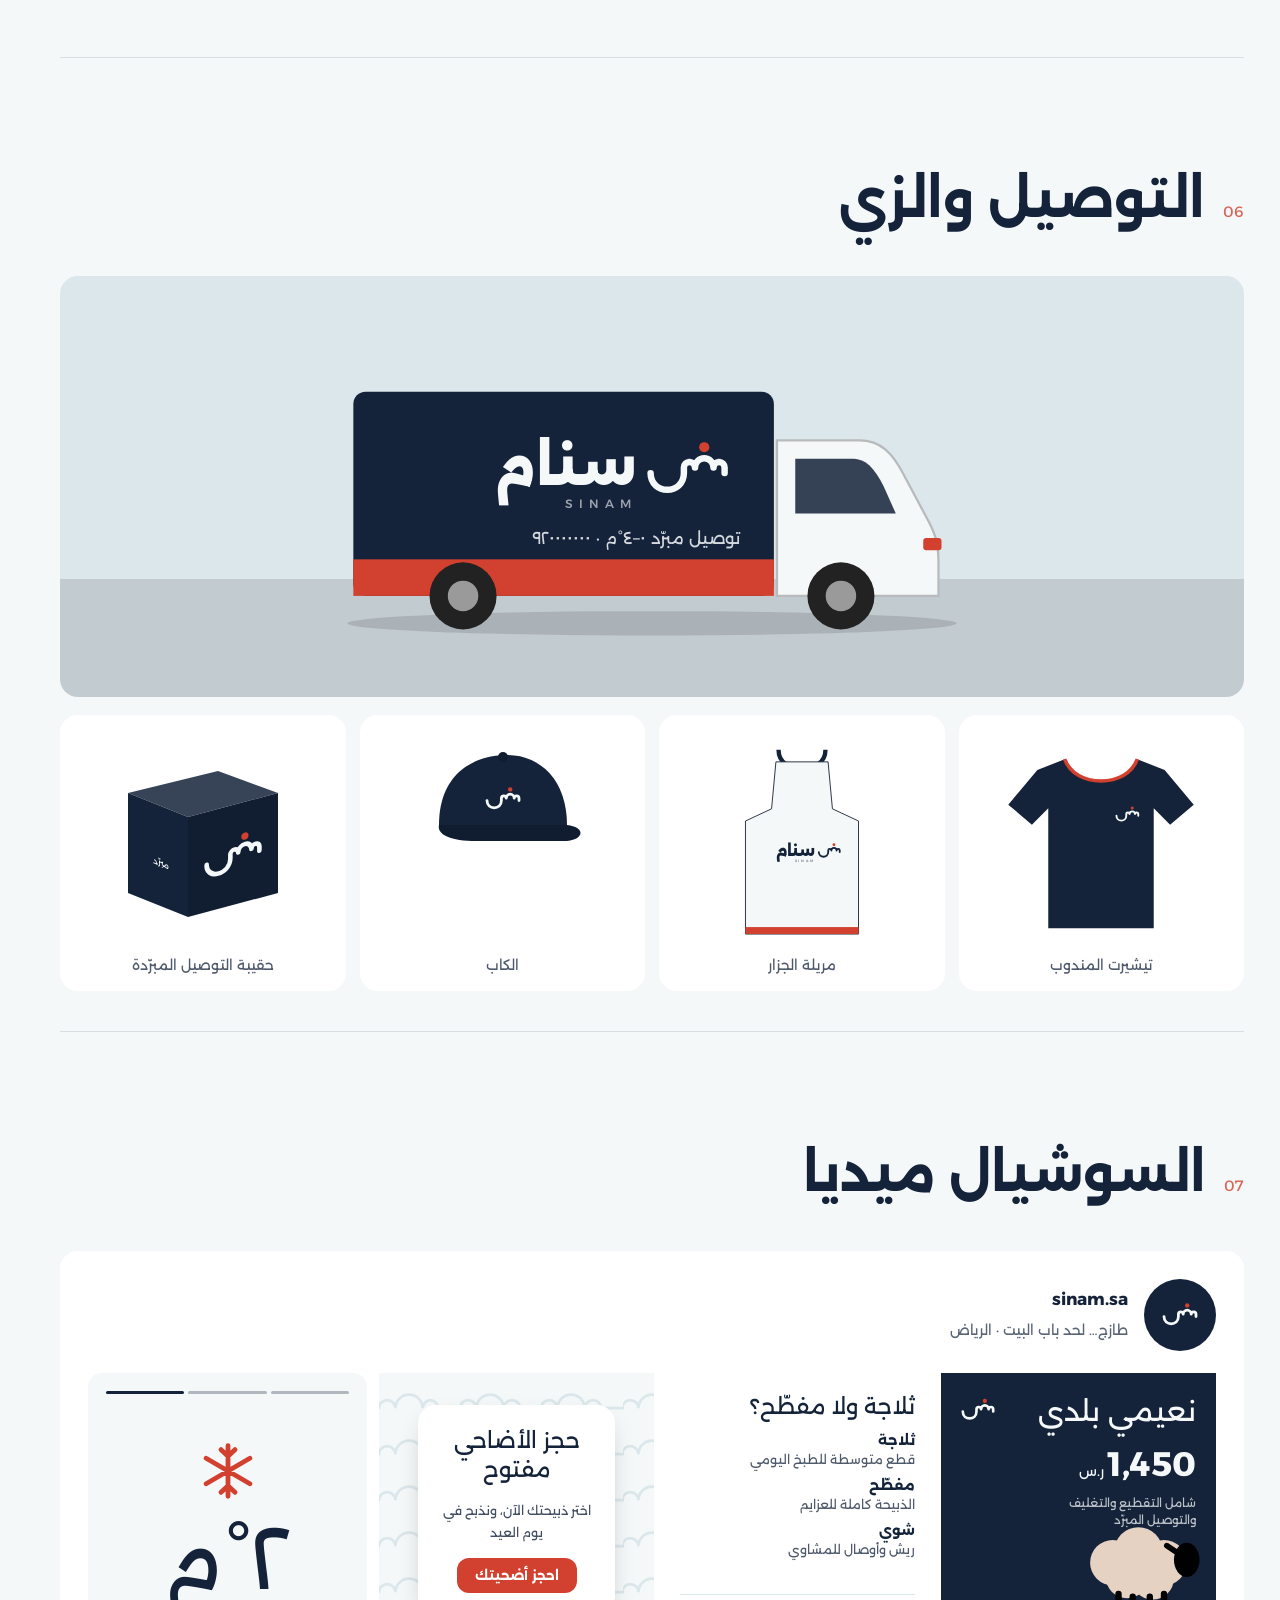
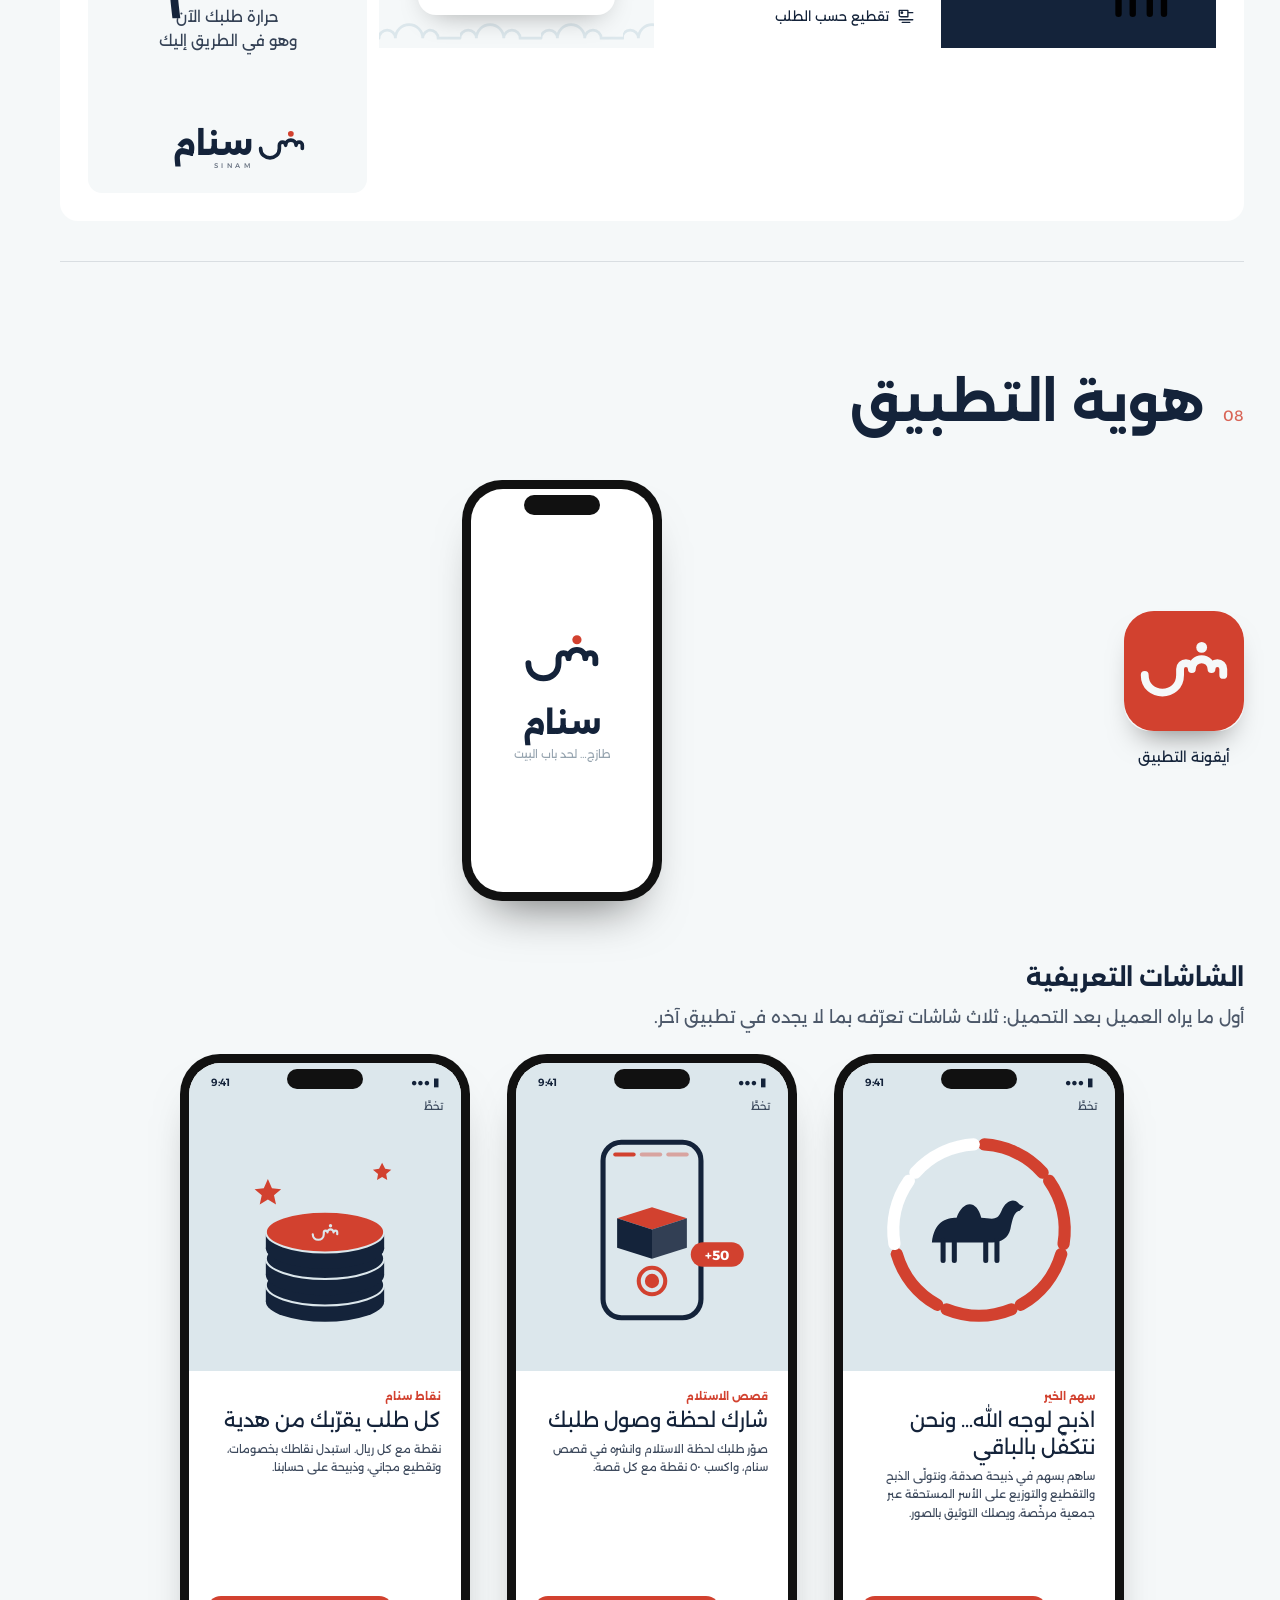
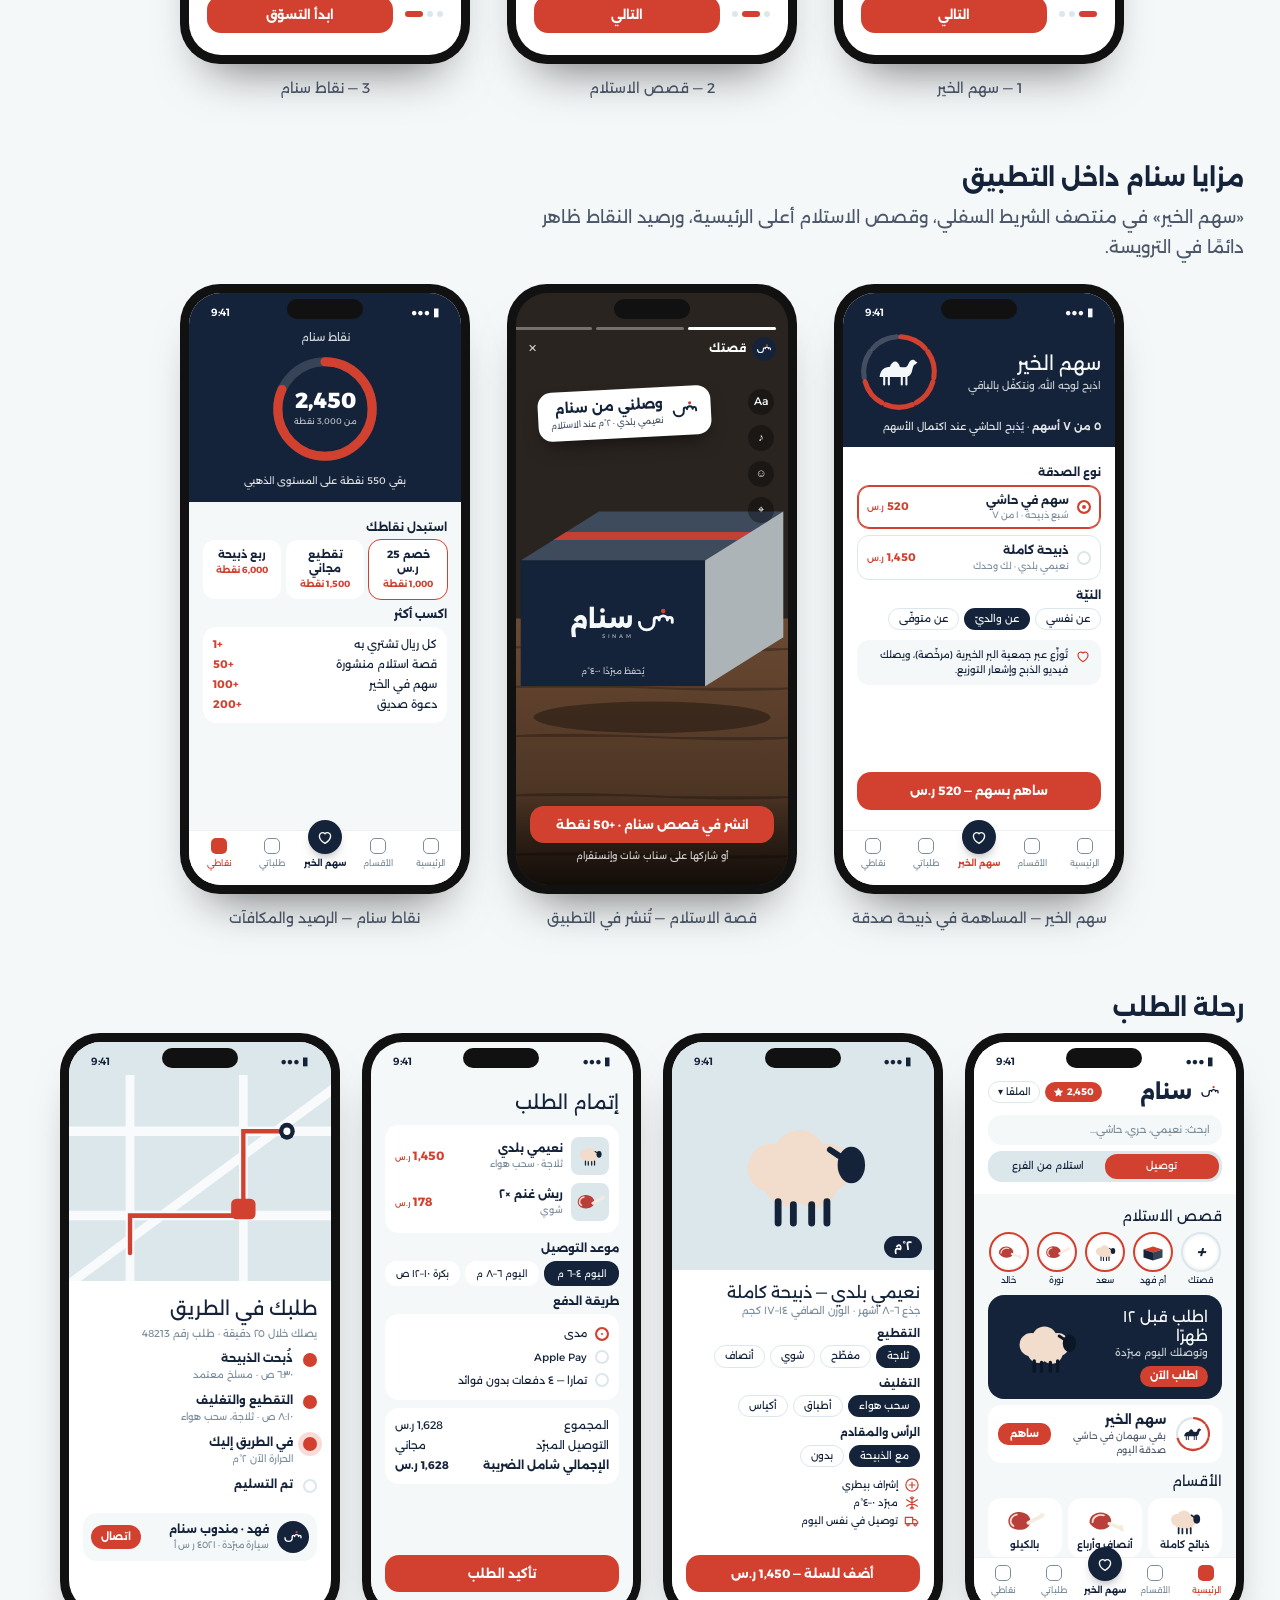
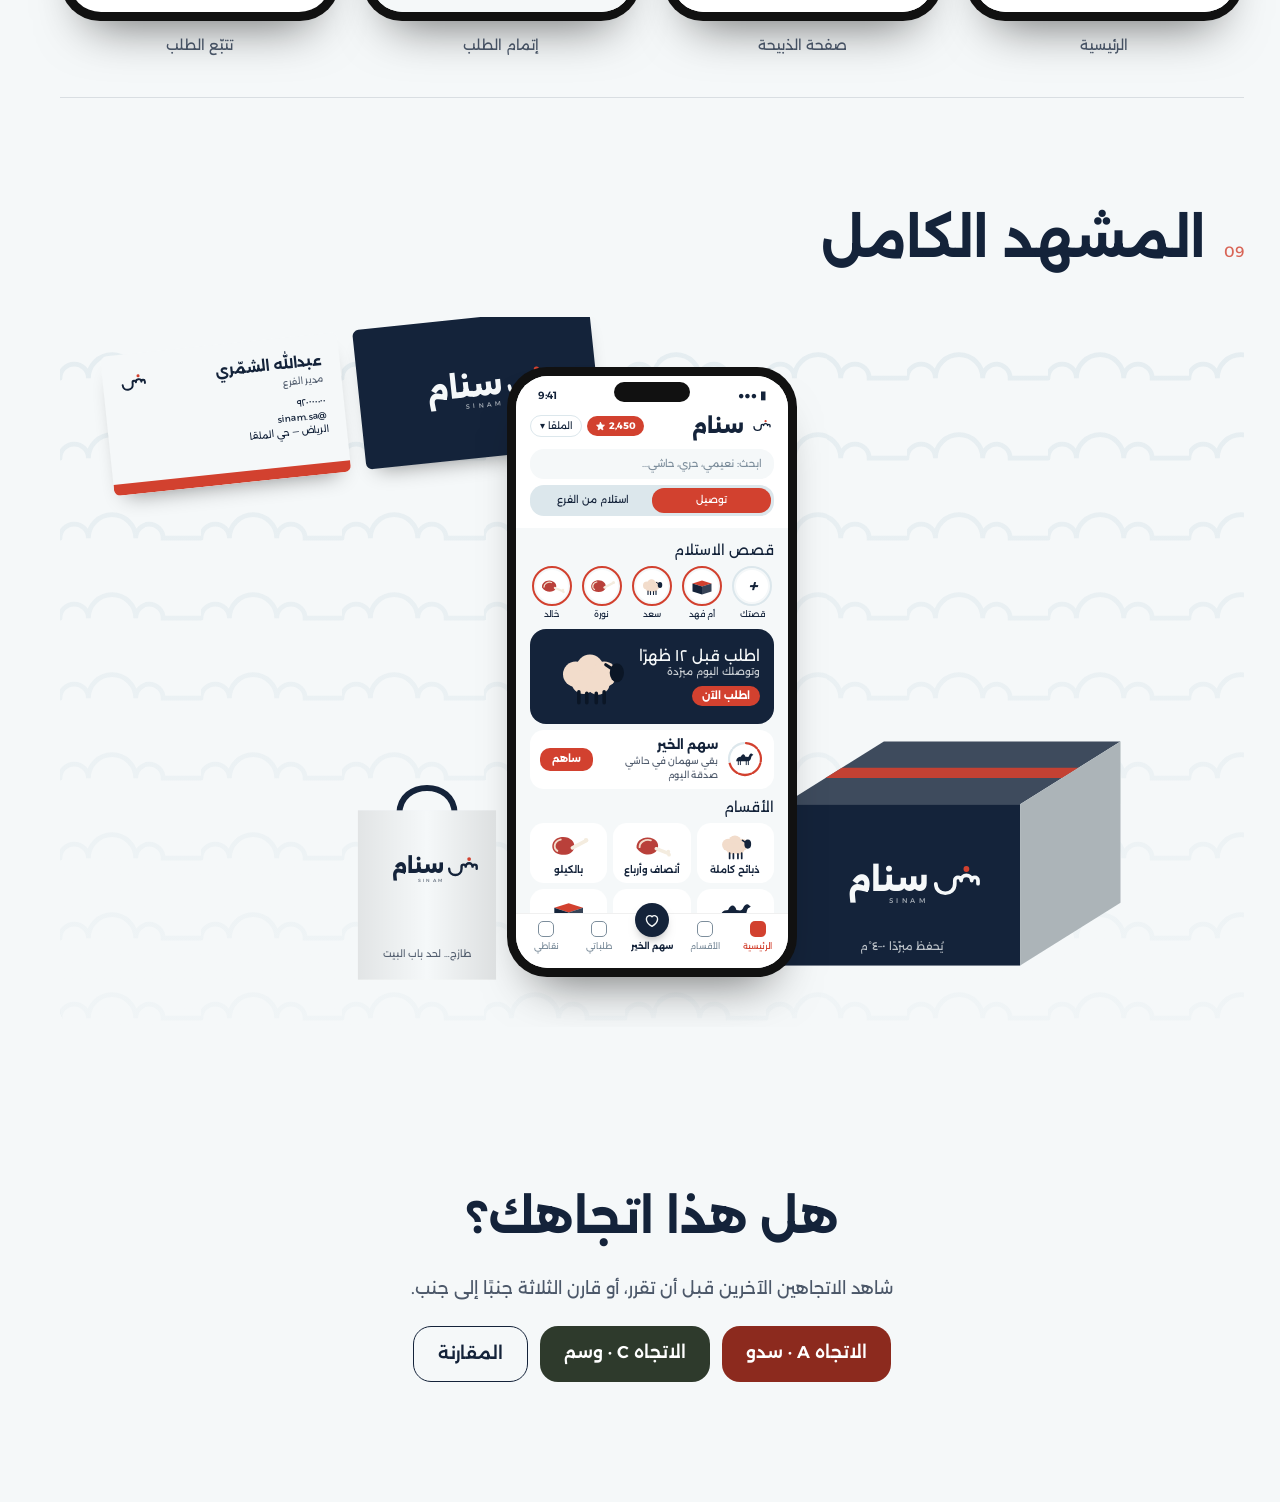
<file: seen/index.html>
<!doctype html>
<html lang="ar" dir="rtl">
<head>
<meta charset="utf-8">
<meta name="viewport" content="width=device-width,initial-scale=1">
<meta name="robots" content="noindex,nofollow">
<title>سنام — اتجاه سين</title>
<link rel="preconnect" href="https://fonts.googleapis.com"><link rel="preconnect" href="https://fonts.gstatic.com" crossorigin>
<link rel="stylesheet" href="https://fonts.googleapis.com/css2?family=Alexandria:wght@300;400;500;600;700;800&display=swap">
<link rel="stylesheet" href="../assets/kit.css">
</head>
<body data-brand="seen">
<div id="app"></div>
<script src="../assets/brands.js"></script>
<script src="../assets/kit.js"></script>
</body>
</html>
</file>
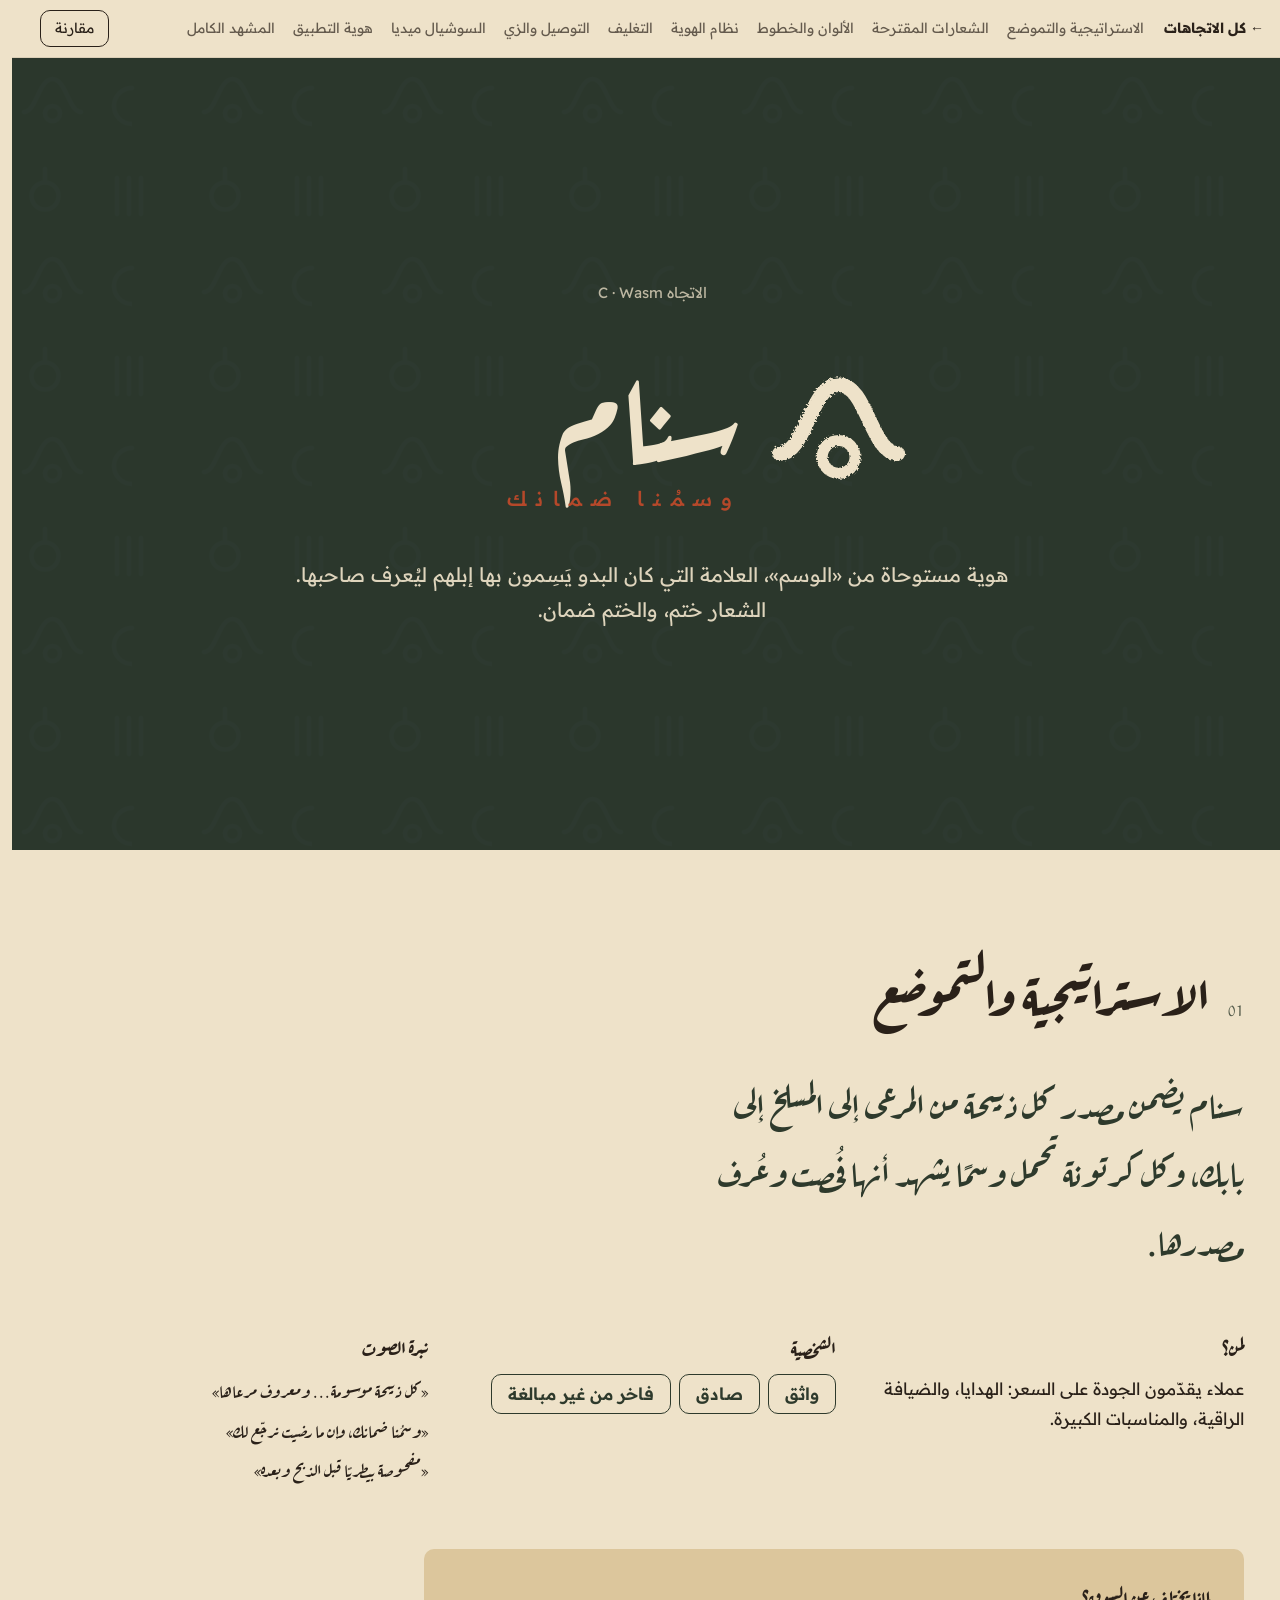
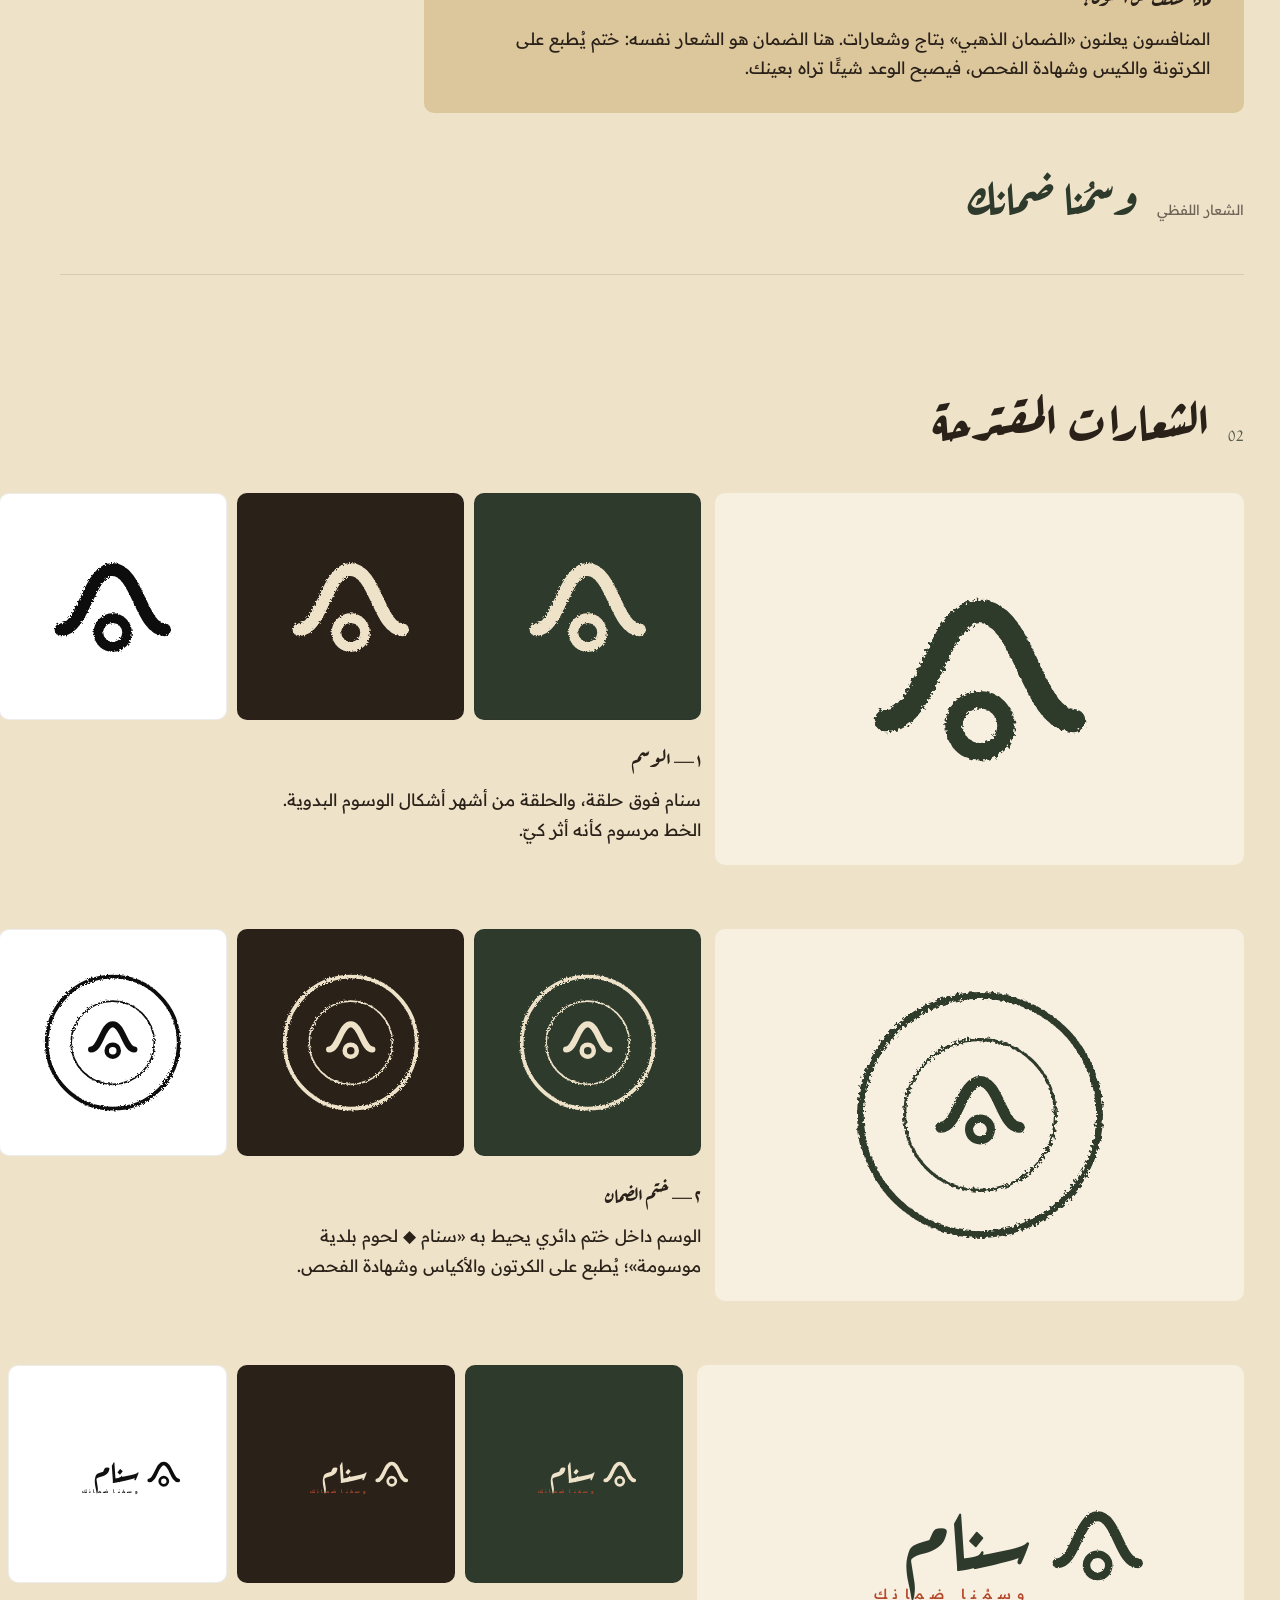
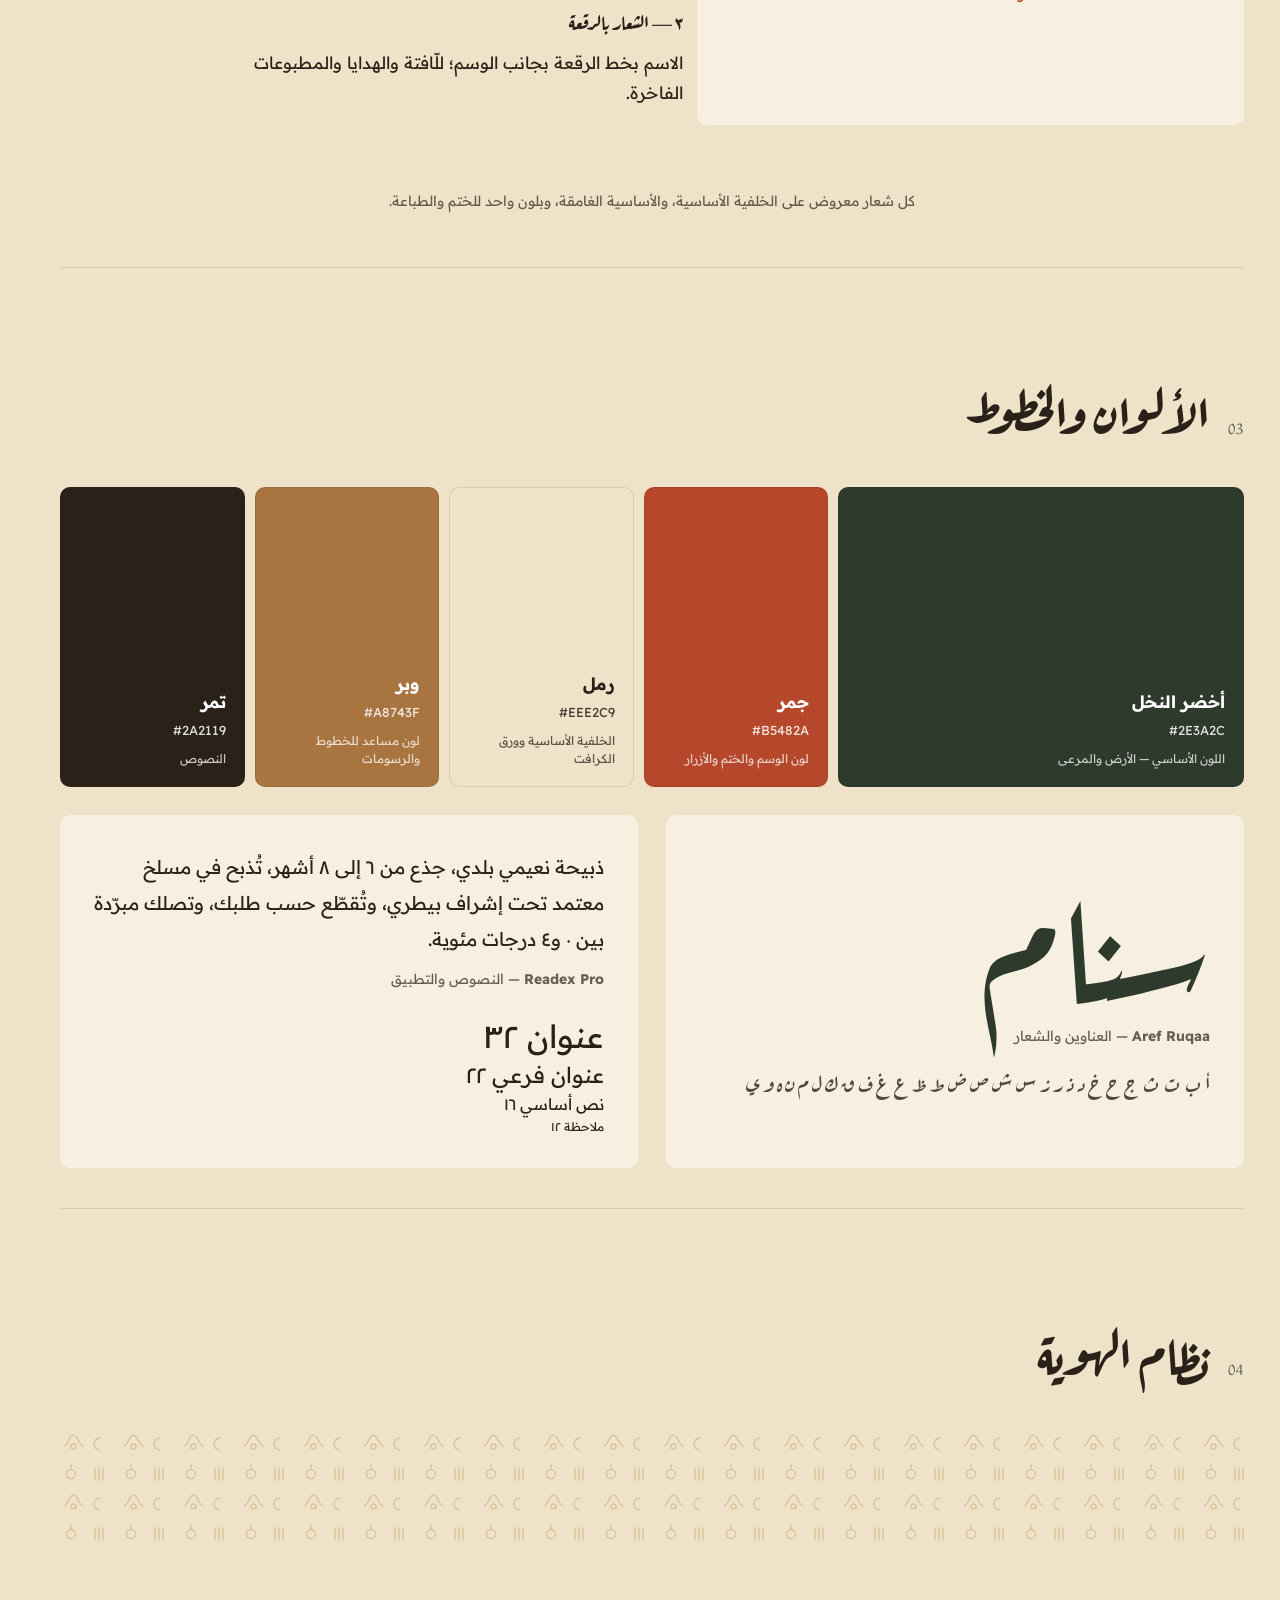
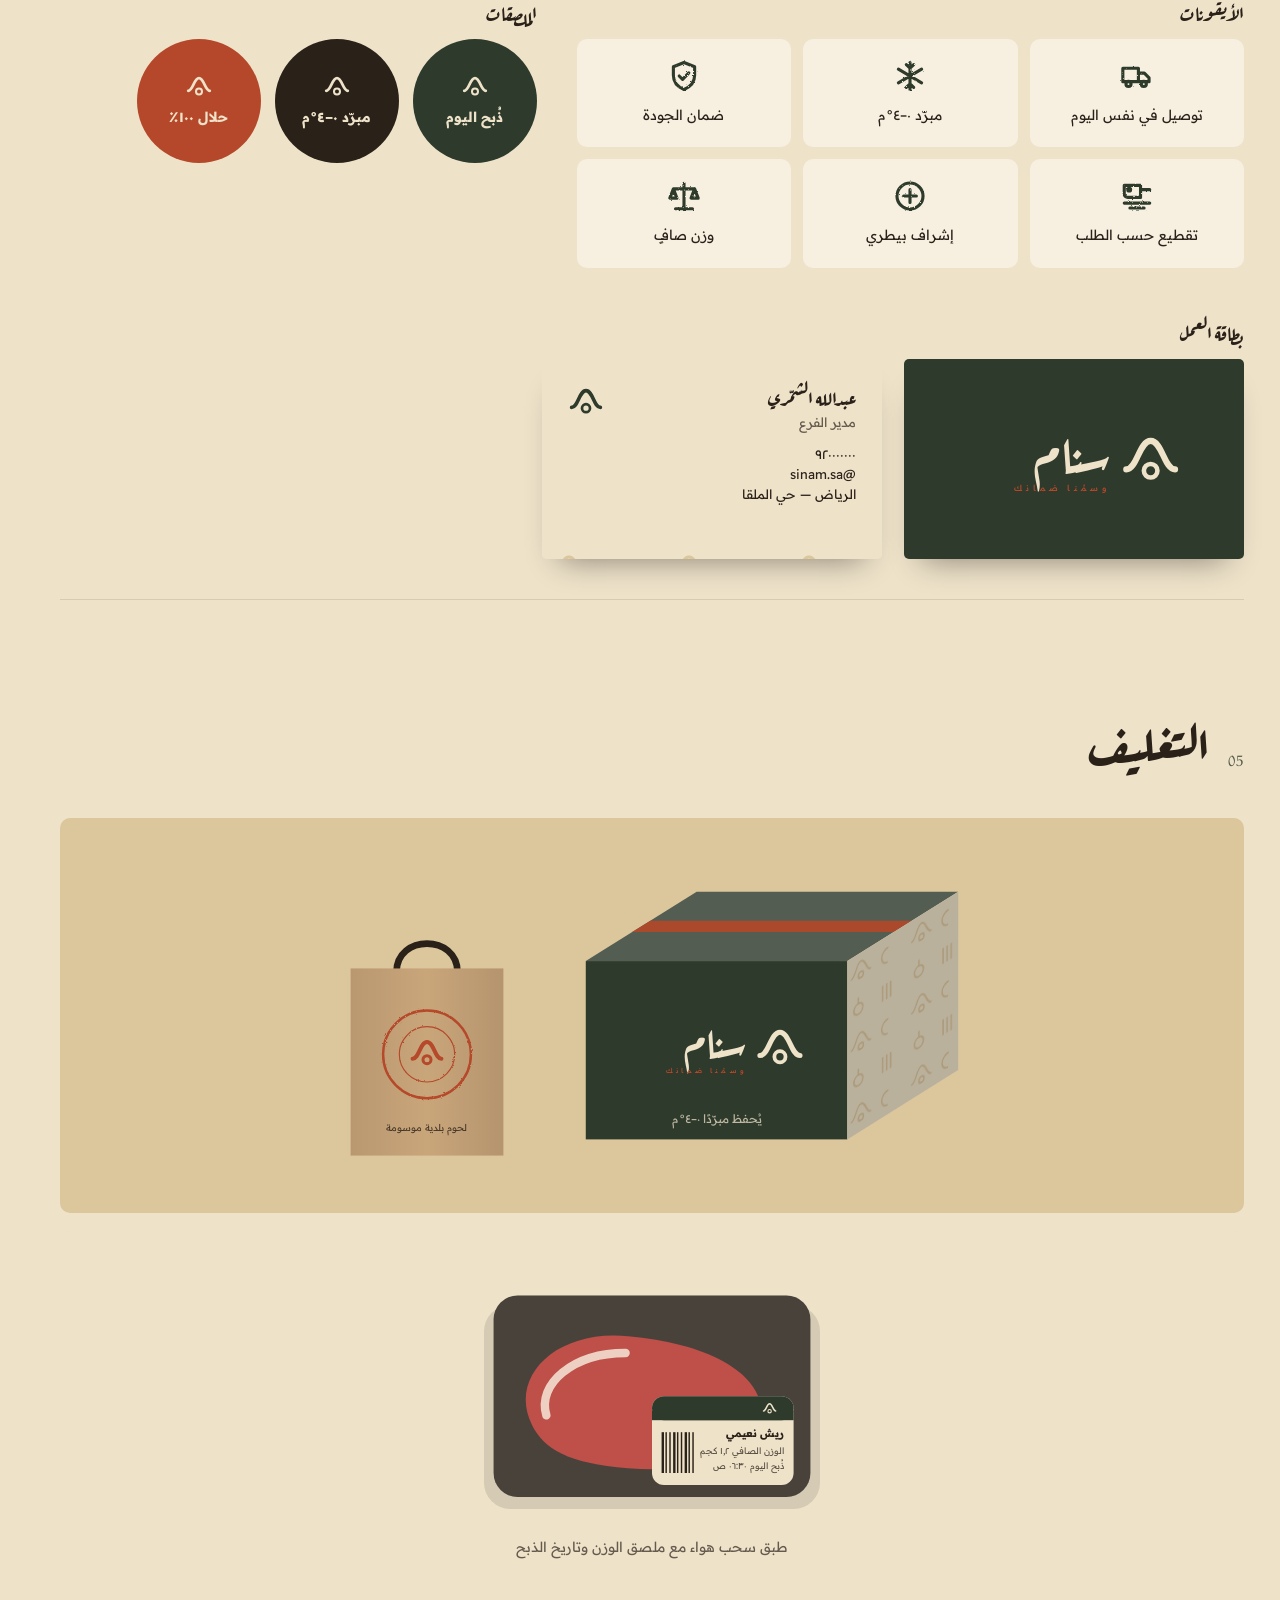
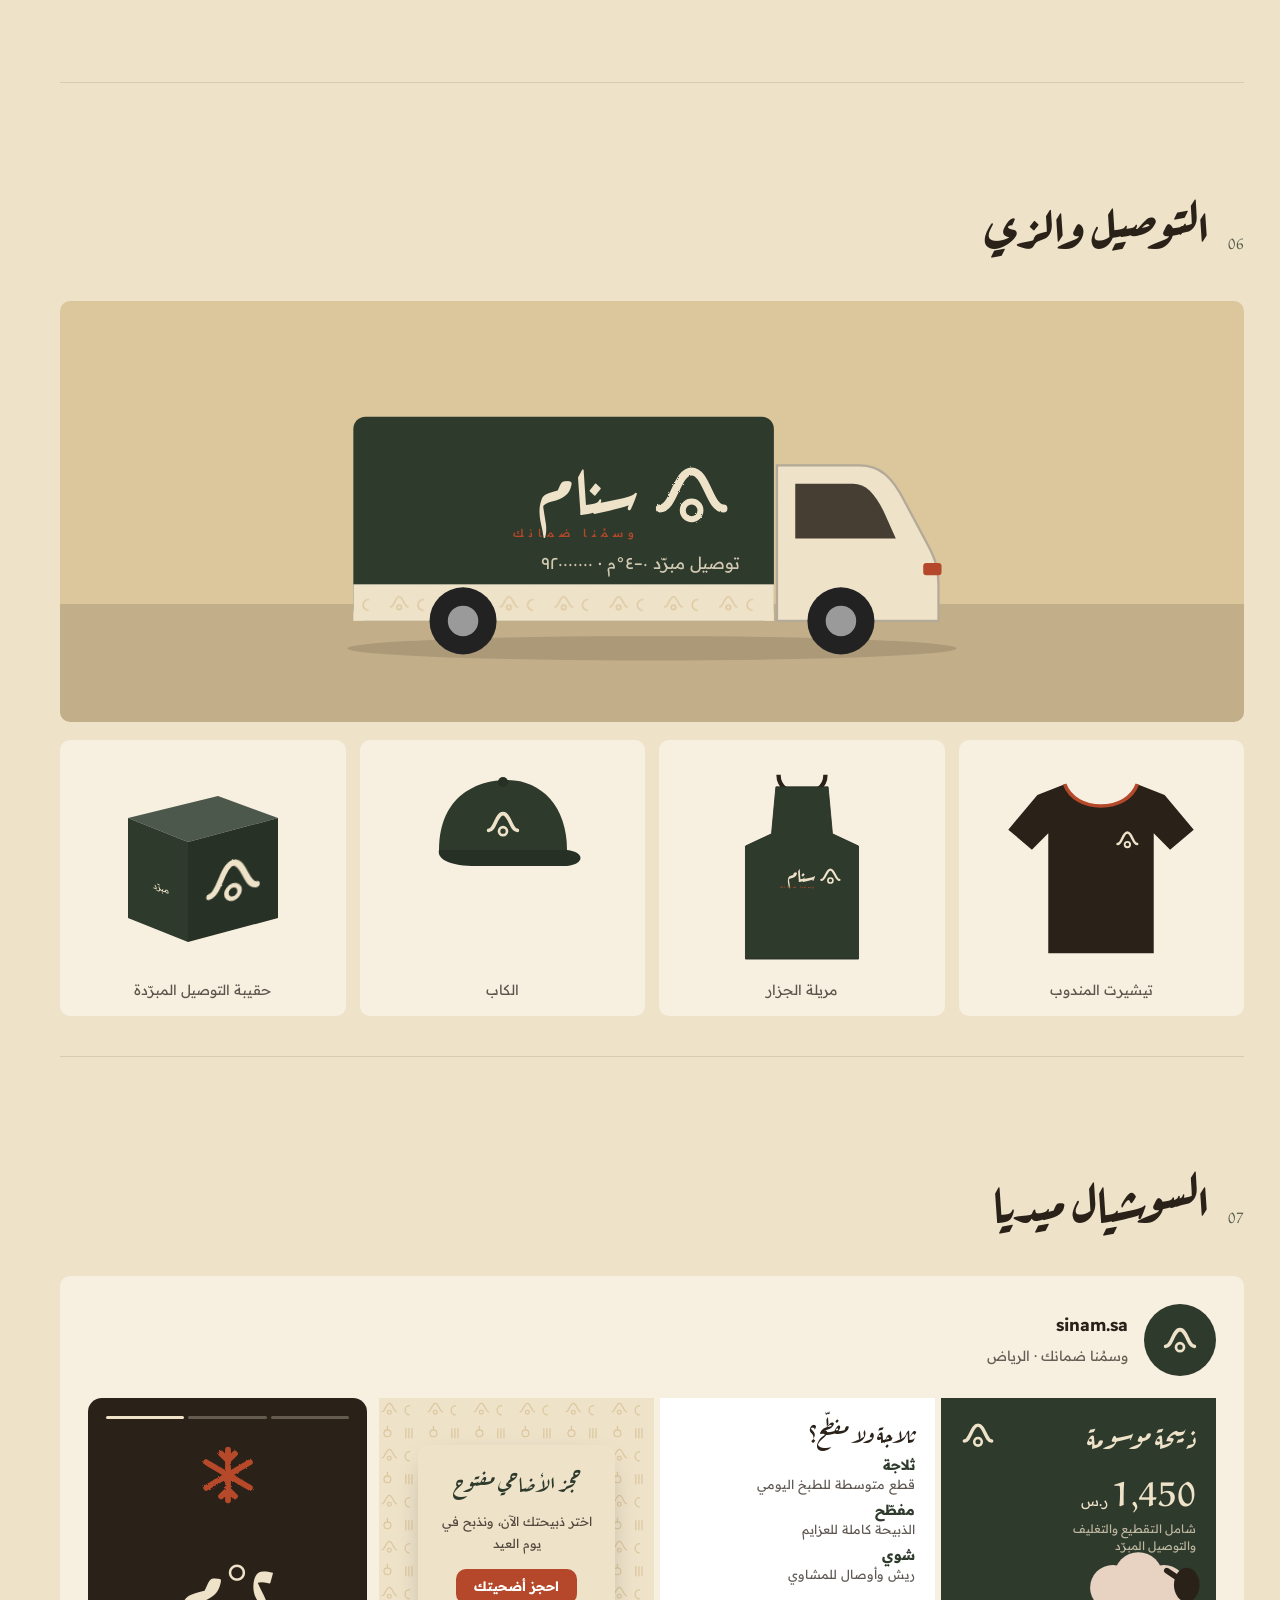
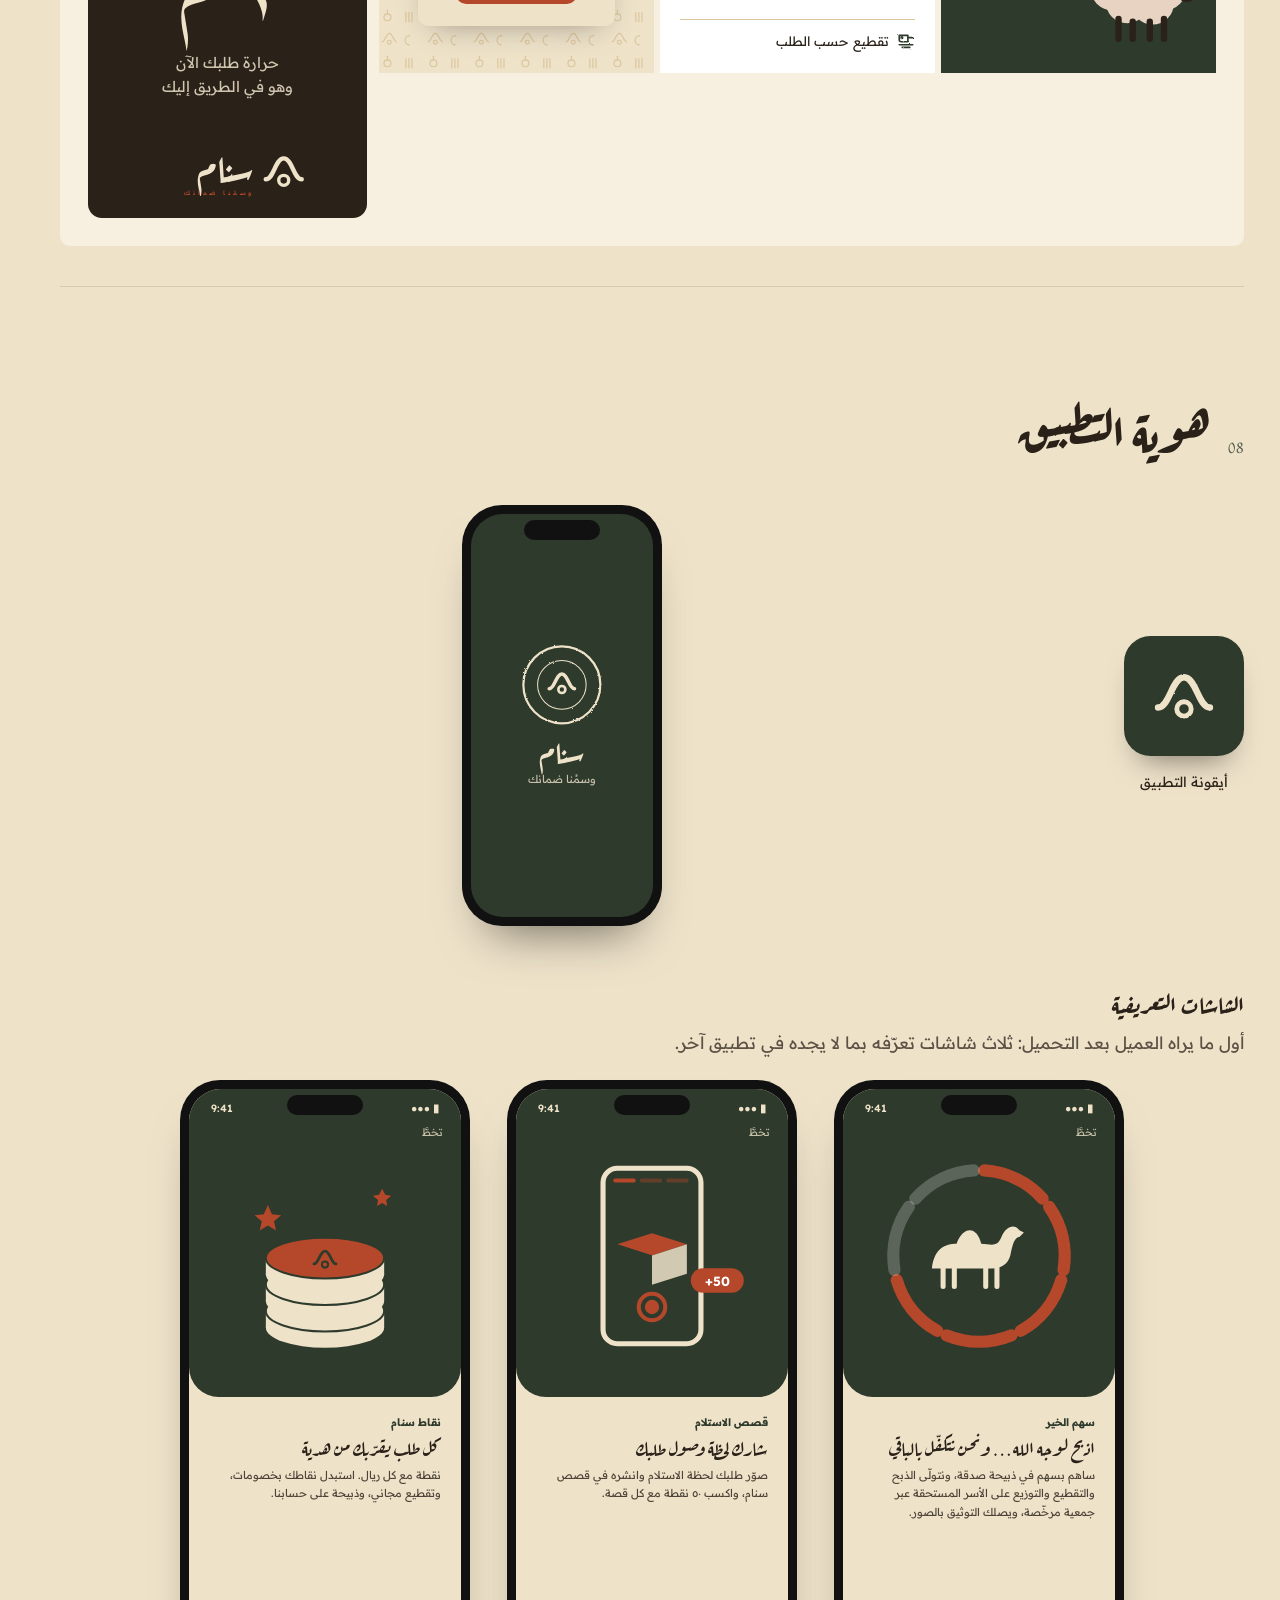
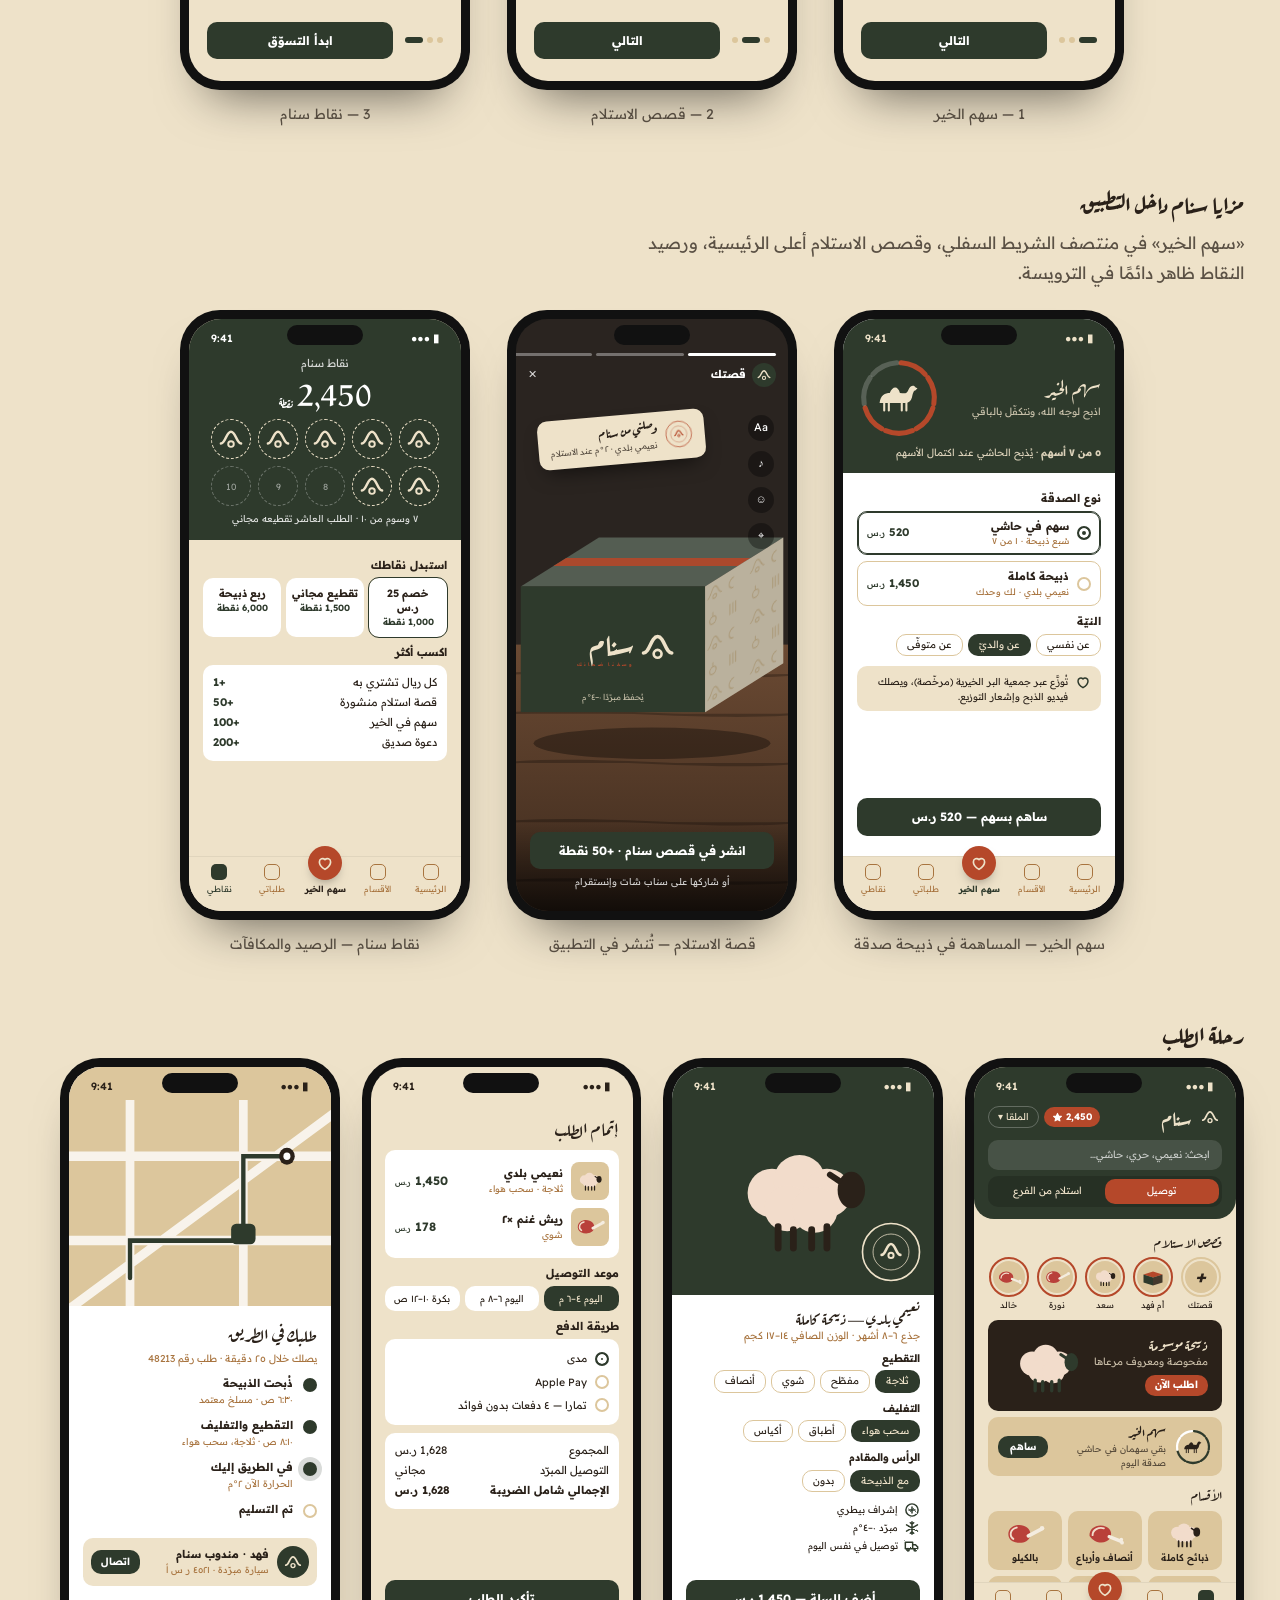
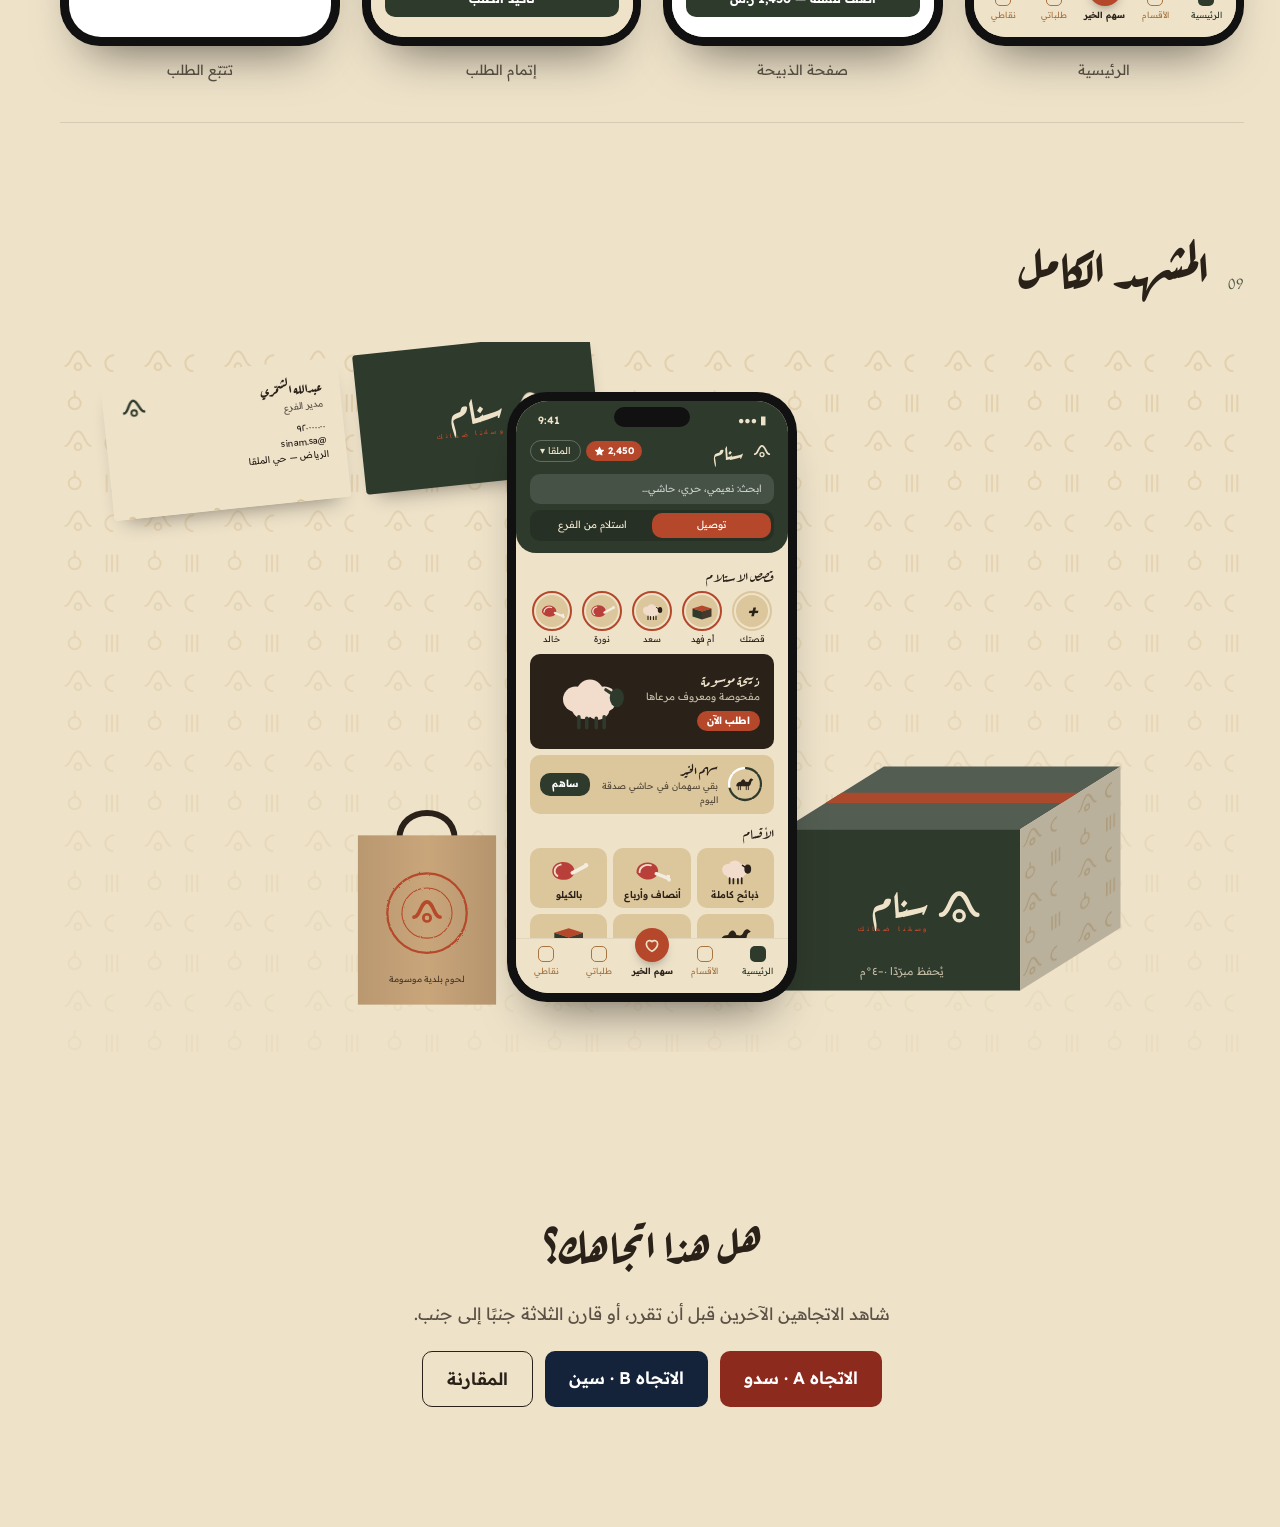
<file: wasm/index.html>
<!doctype html>
<html lang="ar" dir="rtl">
<head>
<meta charset="utf-8">
<meta name="viewport" content="width=device-width,initial-scale=1">
<meta name="robots" content="noindex,nofollow">
<title>سنام — اتجاه وسم</title>
<link rel="preconnect" href="https://fonts.googleapis.com"><link rel="preconnect" href="https://fonts.gstatic.com" crossorigin>
<link rel="stylesheet" href="https://fonts.googleapis.com/css2?family=Aref+Ruqaa:wght@400;700&family=Readex+Pro:wght@300;400;500;600;700&display=swap">
<link rel="stylesheet" href="../assets/kit.css">
</head>
<body data-brand="wasm">
<div id="app"></div>
<script src="../assets/brands.js"></script>
<script src="../assets/kit.js"></script>
</body>
</html>
</file>
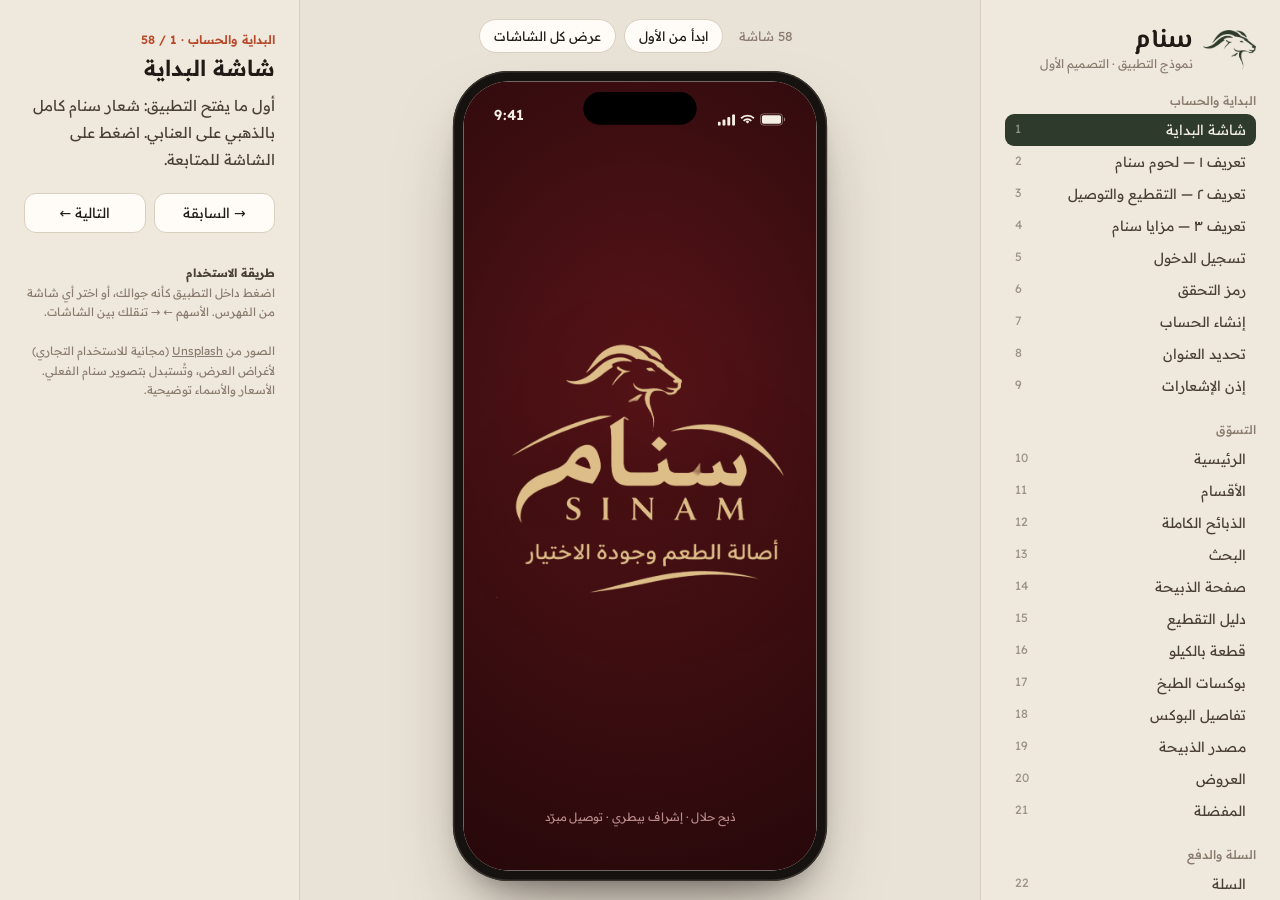
<file: app/v1/index.html>
<!doctype html>
<html lang="ar" dir="rtl">
<head>
<meta charset="utf-8">
<meta name="viewport" content="width=device-width,initial-scale=1,viewport-fit=cover">
<meta name="robots" content="noindex,nofollow">
<meta name="theme-color" content="#16120F">
<title>سنام — نموذج التطبيق · التصميم الأول</title>
<link rel="preconnect" href="https://fonts.googleapis.com"><link rel="preconnect" href="https://fonts.gstatic.com" crossorigin>
<link rel="stylesheet" href="https://fonts.googleapis.com/css2?family=Readex+Pro:wght@300;400;500;600;700&family=Aref+Ruqaa:wght@400;700&family=El+Messiri:wght@600;700&family=Cinzel:wght@700&display=swap">
<link rel="stylesheet" href="app.css">
</head>
<body>
<div class="studio">
  <aside class="side">
    <div class="brandline"><img src="../img/mark-green.png" alt="" style="height:40px;width:auto"><div><b>سنام</b><small>نموذج التطبيق · التصميم الأول</small></div></div>
    <nav class="idx" id="idx" aria-label="فهرس الشاشات"></nav>
  </aside>
  <main class="stage">
    <div class="toolbar"><span class="count" id="count"></span><button id="restart">ابدأ من الأول</button><button id="all">عرض كل الشاشات</button></div>
    <div class="device" id="device"><div class="app" id="app"></div></div>
  </main>
  <aside class="side notes">
    <div id="notes"></div>
    <div class="credit" style="margin-top:30px">
      <b style="color:var(--ink2)">طريقة الاستخدام</b><br>اضغط داخل التطبيق كأنه جوالك، أو اختر أي شاشة من الفهرس. الأسهم ← → تنقلك بين الشاشات.<br><br>
      الصور من <a href="https://unsplash.com/license" target="_blank" rel="noopener">Unsplash</a> (مجانية للاستخدام التجاري) لأغراض العرض، وتُستبدل بتصوير سنام الفعلي. الأسعار والأسماء توضيحية.
    </div>
  </aside>
</div>
<section class="wall" id="wall"><div class="wall-top"><div class="brandline" style="margin:0"><div><b>سنام</b><small>كل شاشات التطبيق · التصميم الأول</small></div></div><div class="toolbar"><button id="closeAll">رجوع للنموذج</button></div></div><div class="wall-body"></div></section>
<script src="app.js"></script>
</body>
</html>
</file>
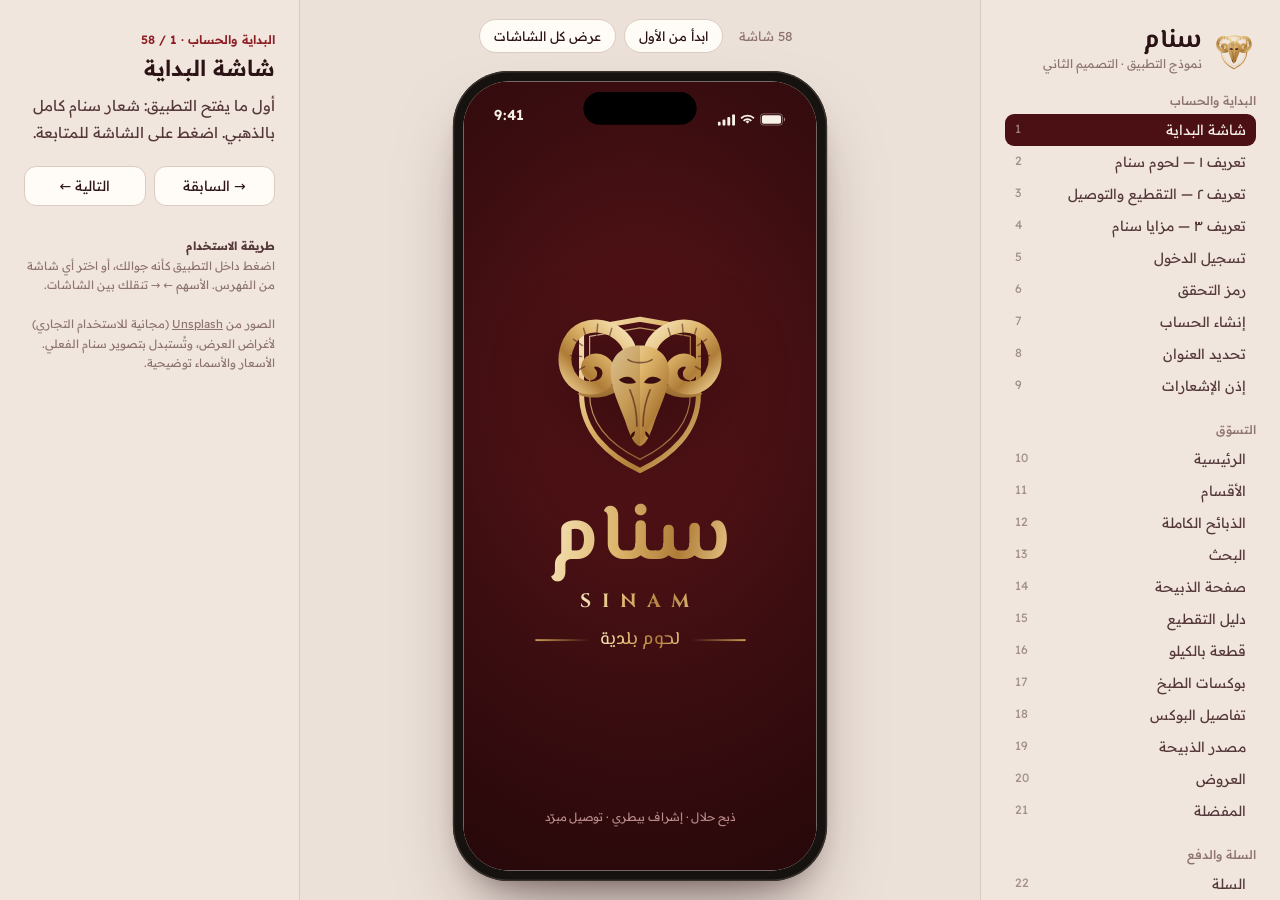
<file: app/v2/index.html>
<!doctype html>
<html lang="ar" dir="rtl">
<head>
<meta charset="utf-8">
<meta name="viewport" content="width=device-width,initial-scale=1,viewport-fit=cover">
<meta name="robots" content="noindex,nofollow">
<meta name="theme-color" content="#4A1014">
<title>سنام — نموذج التطبيق · التصميم الثاني</title>
<link rel="preconnect" href="https://fonts.googleapis.com"><link rel="preconnect" href="https://fonts.gstatic.com" crossorigin>
<link rel="stylesheet" href="https://fonts.googleapis.com/css2?family=Readex+Pro:wght@300;400;500;600;700&family=Aref+Ruqaa:wght@400;700&family=El+Messiri:wght@600;700&family=Cinzel:wght@700&display=swap">
<link rel="stylesheet" href="app.css">
</head>
<body>
<div class="studio">
  <aside class="side">
    <div class="brandline"><img src="../img/emblem.svg" width="44" height="42" alt=""><div><b>سنام</b><small>نموذج التطبيق · التصميم الثاني</small></div></div>
    <nav class="idx" id="idx" aria-label="فهرس الشاشات"></nav>
  </aside>
  <main class="stage">
    <div class="toolbar"><span class="count" id="count"></span><button id="restart">ابدأ من الأول</button><button id="all">عرض كل الشاشات</button></div>
    <div class="device" id="device"><div class="app" id="app"></div></div>
  </main>
  <aside class="side notes">
    <div id="notes"></div>
    <div class="credit" style="margin-top:30px">
      <b style="color:var(--ink2)">طريقة الاستخدام</b><br>اضغط داخل التطبيق كأنه جوالك، أو اختر أي شاشة من الفهرس. الأسهم ← → تنقلك بين الشاشات.<br><br>
      الصور من <a href="https://unsplash.com/license" target="_blank" rel="noopener">Unsplash</a> (مجانية للاستخدام التجاري) لأغراض العرض، وتُستبدل بتصوير سنام الفعلي. الأسعار والأسماء توضيحية.
    </div>
  </aside>
</div>
<section class="wall" id="wall"><div class="wall-top"><div class="brandline" style="margin:0"><div><b>سنام</b><small>كل شاشات التطبيق · التصميم الثاني</small></div></div><div class="toolbar"><button id="closeAll">رجوع للنموذج</button></div></div><div class="wall-body"></div></section>
<script src="app.js"></script>
</body>
</html>
</file>
<file: assets/kit.css>
/* Sinam brand presentations — shared layout. Brand tokens arrive as CSS variables. */
*,*::before,*::after{box-sizing:border-box}
html{scroll-behavior:smooth;-webkit-text-size-adjust:100%}
@media (prefers-reduced-motion:reduce){html{scroll-behavior:auto}*{animation:none!important;transition:none!important}}
body{margin:0;font-family:var(--fb);color:var(--ink);background:var(--paper);line-height:1.75;font-size:17px}
img,svg{display:block;max-width:100%}
svg{direction:ltr} /* SVG text-anchor flips under RTL; keep SVG geometry LTR */
a{color:inherit}
:focus-visible{outline:3px solid var(--a);outline-offset:3px}
.skip{position:absolute;inset-inline-start:-999px}.skip:focus{inset-inline-start:12px;top:12px;z-index:99;background:#fff;padding:8px 14px}
h2,h3{font-family:var(--fd);font-weight:700;margin:0}
h3{font-size:20px;margin-bottom:10px}

/* top nav */
.topnav{position:sticky;top:0;z-index:20;display:flex;align-items:center;gap:20px;padding:10px 28px;background:color-mix(in srgb,var(--paper) 92%,transparent);backdrop-filter:blur(10px);border-bottom:1px solid color-mix(in srgb,var(--ink) 10%,transparent);font-size:14px}
.topnav a{text-decoration:none}
.tn-home{font-weight:700;white-space:nowrap}
.tn-links{display:flex;gap:18px;overflow-x:auto;scrollbar-width:none;flex:1}
.tn-links a{white-space:nowrap;opacity:.7}.tn-links a:hover{opacity:1}
.tn-cmp{white-space:nowrap;padding:5px 14px;border:1.5px solid currentColor;border-radius:var(--r)}

/* hero */
.hero{position:relative;min-height:88vh;display:grid;place-items:center;background:var(--p);color:var(--paper);overflow:hidden;padding:80px 24px}
.hero-pat{position:absolute;inset:auto 0 0 0;height:56px;background-size:auto 56px}
.hero-in{position:relative;text-align:center;max-width:820px}
.hero-tag{font-size:15px;opacity:.75;margin-bottom:28px}
.hero-logo{width:min(560px,86vw);margin:0 auto 36px}
.hero-sum{font-size:20px;max-width:60ch;margin:0 auto;opacity:.92}

/* sections */
main{max-width:1240px;margin:0 auto;padding:0 28px}
.sec{padding:110px 0 40px;border-top:1px solid color-mix(in srgb,var(--ink) 12%,transparent)}
.sec:first-child{border-top:0}
.sec-h{display:flex;align-items:baseline;gap:18px;margin-bottom:46px}
.sec-n{font-family:var(--fd);font-size:15px;color:var(--p);opacity:.8}
.sec-h h2{font-size:clamp(32px,4.4vw,52px);line-height:1.2}
.note,.cap{font-size:14px;opacity:.7;text-align:center;margin-top:14px}

/* 01 strategy */
.pos{font-family:var(--fd);font-size:clamp(24px,3vw,36px);line-height:1.6;max-width:30ch;margin:0 0 56px;color:var(--p)}
.grid3{display:grid;grid-template-columns:repeat(3,1fr);gap:40px}
.grid3 p{margin:0 0 8px;max-width:38ch}
.traits{list-style:none;padding:0;margin:0;display:flex;flex-wrap:wrap;gap:8px}
.traits li{padding:4px 16px;border:1.5px solid var(--p);border-radius:var(--r);color:var(--p);font-weight:600}
.voice{font-family:var(--fd);font-size:18px}
.diff{margin-top:56px;padding:30px 34px;background:var(--soft);border-radius:var(--r);max-width:820px}
.diff p{margin:0}
.tagline-box{margin-top:40px;display:flex;align-items:baseline;gap:20px;flex-wrap:wrap}
.tagline-box span{font-size:14px;opacity:.65}
.tagline-box strong{font-family:var(--fd);font-size:clamp(28px,4vw,46px);color:var(--p)}

/* 02 logos */
.logo-card{display:grid;grid-template-columns:1.25fr 1fr;grid-template-rows:auto auto;gap:14px;margin-bottom:64px}
.lc-main{grid-row:span 2;background:#fff;border-radius:var(--r);display:grid;place-items:center;padding:56px;min-height:360px}
.lc-main svg{width:min(100%,380px);max-height:260px}
.lc-vars{display:grid;grid-template-columns:repeat(3,1fr);gap:10px}
.lc-vars>div{aspect-ratio:1;border-radius:var(--r);display:grid;place-items:center;padding:18%;border:1px solid color-mix(in srgb,var(--ink) 8%,transparent)}
.lc-vars svg{width:100%;max-height:100%}
.lc-txt{align-self:start;padding-top:6px}
.lc-txt p{margin:0;max-width:44ch}

/* 03 colour + type */
.swatches{display:grid;grid-template-columns:2.2fr 1fr 1fr 1fr 1fr;gap:10px;min-height:300px}
.sw{border-radius:var(--r);padding:18px;display:flex;flex-direction:column;justify-content:flex-end;gap:2px;border:1px solid color-mix(in srgb,var(--ink) 10%,transparent)}
.sw b{font-size:17px}.sw span{font-size:13px;opacity:.85;direction:ltr;text-align:right}.sw small{font-size:12px;opacity:.75;line-height:1.5;margin-top:6px}
.type{display:grid;grid-template-columns:1fr 1fr;gap:28px;margin-top:28px}
.type>div{background:#fff;border-radius:var(--r);padding:34px}
.ty-big{font-size:clamp(90px,12vw,150px);line-height:1.1;color:var(--p)}
.ty-abc{font-size:22px;line-height:1.8;margin-top:14px;opacity:.8}
.ty-meta{font-size:14px;opacity:.7;margin-top:10px}
.ty-body{font-size:19px;line-height:1.9;margin:0 0 6px}
.ty-scale{display:flex;flex-direction:column;gap:4px;margin-top:24px;line-height:1.3}

/* 04 system */
.pat-band{height:120px;border-radius:var(--r);background-size:auto 60px;margin-bottom:46px}
.sys-grid{display:grid;grid-template-columns:1.4fr 1fr;gap:40px;margin-bottom:46px}
.icons{display:grid;grid-template-columns:repeat(3,1fr);gap:12px}
.icons>div{background:#fff;border-radius:var(--r);padding:20px 14px;display:flex;flex-direction:column;align-items:center;gap:10px;text-align:center;font-size:14px}
.stks{display:flex;gap:14px;flex-wrap:wrap}
.sticker{width:124px;aspect-ratio:1;display:flex;flex-direction:column;align-items:center;justify-content:center;gap:4px;font-weight:700;font-size:14px;text-align:center}
.st-mark svg{width:38px;height:30px}
.cards{display:flex;gap:22px;flex-wrap:wrap}
.bcard{width:340px;aspect-ratio:1.7;border-radius:calc(var(--r)/2);box-shadow:0 18px 30px -18px rgba(0,0,0,.45);position:relative;overflow:hidden;display:grid;place-items:center}
.bc-front{width:68%}
.bcard.back{display:block;padding:22px 26px;font-size:13px;line-height:1.55}
.bc-mark{position:absolute;top:22px;inset-inline-end:24px;width:40px}
.bc-name{font-family:var(--fd);font-size:20px;font-weight:700}
.bc-role{opacity:.7;margin-bottom:12px}
.bc-band{position:absolute;inset:auto 0 0 0;height:16px;background-size:auto 16px}

/* stages */
.stage{border-radius:var(--r);padding:50px 30px;display:flex;align-items:flex-end;justify-content:center;gap:30px;flex-wrap:wrap;margin-bottom:18px}
.stage.two{align-items:center;flex-direction:column}
.stage.van{padding:70px 30px 46px}
.uniform{display:grid;grid-template-columns:repeat(4,1fr);gap:14px}
.uniform figure{margin:0;background:#fff;border-radius:var(--r);padding:26px 14px 14px;display:flex;flex-direction:column;align-items:center;justify-content:space-between}
.uniform svg{max-height:200px}
figcaption{font-size:14px;opacity:.75;margin-top:12px;text-align:center}

/* 07 social */
.ig{background:#fff;border-radius:var(--r);padding:28px}
.ig-head{display:flex;align-items:center;gap:16px;margin-bottom:22px}
.ig-head b{display:block;direction:ltr;text-align:right}.ig-head span{font-size:14px;opacity:.7}
.ig-av{width:72px;height:72px;border-radius:50%;display:grid;place-items:center;padding:16px}
.ig-wrap{display:grid;grid-template-columns:3fr 1fr;gap:12px}
.ig-grid{display:grid;grid-template-columns:repeat(3,1fr);gap:6px}
.post{aspect-ratio:1;position:relative;padding:20px;overflow:hidden;display:flex;flex-direction:column;font-size:14px}
.post.pat{background-size:auto 46px;justify-content:center;align-items:center}
.po-ill{position:absolute;inset-inline-start:-10px;bottom:6%;width:62%;opacity:.95}
.po-k{font-size:28px;line-height:1.3}
.po-k.sm{font-size:22px;margin-bottom:10px}
.po-p{margin-top:6px}.po-p b{font-size:34px}
.po-p small{display:block;max-width:20ch;opacity:.75;line-height:1.5}
.po-logo{position:absolute;top:18px;inset-inline-end:18px;width:38px}
.po-list{list-style:none;padding:0;margin:0;display:flex;flex-direction:column;gap:8px}
.po-list li{display:flex;flex-direction:column;line-height:1.4}.po-list span{font-size:12.5px;opacity:.75}
.po-foot{margin-top:auto;border-top:1px solid;padding-top:10px;display:flex;align-items:center;gap:8px;font-size:13px}
.po-card{padding:22px;text-align:center;width:84%;box-shadow:0 10px 30px -14px rgba(0,0,0,.4);display:flex;flex-direction:column;align-items:center;gap:6px}
.po-card small{font-size:12.5px;opacity:.8}
.po-b{margin-top:8px;padding:6px 18px;font-weight:700;font-size:13px}
.story{border-radius:14px;height:100%;min-height:420px;padding:18px;display:flex;flex-direction:column;align-items:center;text-align:center}
.st-top{display:flex;gap:4px;width:100%;margin-bottom:auto}.st-top span{flex:1;height:3px;background:currentColor;opacity:.3;border-radius:2px}.st-top .on{opacity:1}
.st-big{font-size:84px;line-height:1.1;margin-top:10px}
.st-t{font-size:15px;opacity:.85;line-height:1.6}
.st-logo{width:70%;margin-top:auto;padding-top:20px}

/* 08 app */
.app-top{display:flex;align-items:center;justify-content:center;gap:60px;margin-bottom:40px;flex-wrap:wrap}
.ai-wrap{display:flex;flex-direction:column;align-items:center;gap:14px;font-size:14px}
.appicon{width:120px;height:120px;box-shadow:0 18px 30px -16px rgba(0,0,0,.5)}
.appicon svg{width:100%;height:100%}
.phones{display:grid;grid-template-columns:repeat(4,1fr);gap:22px}
.phones figure{margin:0}
.phone{position:relative;width:100%;max-width:290px;aspect-ratio:290/610;margin:0 auto;border-radius:40px;background:#111;padding:9px;box-shadow:0 30px 50px -28px rgba(0,0,0,.6)}
.phone.small{width:200px}
.notch{position:absolute;top:15px;left:50%;transform:translateX(-50%);width:76px;height:20px;border-radius:12px;background:#111;z-index:3}
.screen{position:relative;width:100%;height:100%;border-radius:32px;overflow:hidden;display:flex;flex-direction:column;font-family:var(--fb);font-size:11px;line-height:1.45;container-type:inline-size}
.sb{display:flex;justify-content:space-between;padding:12px 22px 6px;font-size:10.5px;font-weight:600;direction:ltr}
.app-head{padding-bottom:12px}
.ah-row{display:flex;justify-content:space-between;align-items:center;padding:6px 14px}
.ah-logo{display:flex;align-items:center;gap:6px}
.ah-mark{width:24px;display:block}.ah-mark svg{width:24px;height:20px}
.wm{font-size:20px;line-height:1}
.ah-loc{font-size:9.5px;border:1px solid;padding:3px 9px;border-radius:20px}
.ah-search{margin:6px 14px;padding:8px 12px;font-size:10px}
.ah-seg{margin:6px 14px 0;display:grid;grid-template-columns:1fr 1fr;padding:3px;font-size:10px;text-align:center}
.ah-seg span{padding:5px}
.sadu-strip{height:10px;background-size:auto 10px;flex:none}
.sc-body{padding:10px 14px;flex:1;overflow:hidden}
.promo{display:flex;align-items:center;justify-content:space-between;padding:12px 14px;margin-bottom:6px}
.pr-t{font-size:15px;line-height:1.3}.pr-s{font-size:10px;opacity:.8;margin-bottom:6px}
.pr-b{display:inline-block;padding:3px 10px;font-weight:700;font-size:10px}
.pr-ill{width:44%}
.sec-t{font-size:14px;margin:8px 0 6px}
.cats{display:grid;grid-template-columns:repeat(3,1fr);gap:6px}
.cat{padding:6px 4px;text-align:center;font-size:9.5px;font-weight:600}
.cat-ill{height:34px;display:grid;place-items:center}.cat-ill svg{height:34px}
.prods{display:grid;grid-template-columns:1fr 1fr;gap:6px}
.prod{padding:6px;box-shadow:0 2px 10px -4px rgba(0,0,0,.15)}
.pd-ill{border-radius:8px;height:56px;display:grid;place-items:center}.pd-ill svg{height:48px}
.pd-n{font-weight:700;margin:4px 0 0}
.pd-r{display:flex;justify-content:space-between;align-items:center}
.price{font-size:12px}.price small{font-size:8px;font-weight:500}
.plus{width:20px;height:20px;display:grid;place-items:center;color:#fff;font-weight:700}
.tabbar{display:grid;grid-template-columns:repeat(5,1fr);padding:7px 4px 16px;border-top:1px solid rgba(0,0,0,.06);font-size:8.5px;text-align:center}
.tabbar span{display:flex;flex-direction:column;align-items:center;gap:3px}
.tabbar i{width:16px;height:16px;border-radius:5px;border:1.5px solid}
.pd-hero{height:40%;position:relative;display:flex;flex-direction:column}
.pd-big{width:70%;margin:auto}
.pd-seal{position:absolute;bottom:12px;inset-inline-start:12px;width:62px}
.pd-temp{position:absolute;bottom:12px;inset-inline-start:12px;padding:3px 10px;border-radius:20px;font-weight:700}
.pd-body{padding-top:12px}
.pd-title{font-size:16px;line-height:1.35}
.pd-meta{font-size:10px;margin-bottom:6px}
.og{margin-top:8px}.og-t{font-weight:700;font-size:10.5px;margin-bottom:4px}
.chips{display:flex;gap:5px;flex-wrap:wrap}
.chip{border:1.3px solid;padding:3px 10px;font-size:10px}
.pd-trust{display:flex;flex-direction:column;gap:2px;margin-top:10px;font-size:9.5px}
.pd-trust span{display:flex;align-items:center;gap:6px}.pd-trust svg{flex:none}
.cta-bar{padding:10px 14px 20px;background:#fff}
.cta{display:block;text-align:center;padding:10px;font-weight:700;font-size:12px}
.pg-title{font-size:19px;margin:4px 0 8px}
.panel{background:#fff;padding:8px 10px;margin-bottom:8px}
.ck-item{display:flex;align-items:center;gap:8px;padding:4px 0}.ck-item>div:nth-child(2){flex:1;line-height:1.35}
.ck-ill{width:38px;height:38px;border-radius:8px;display:grid;place-items:center}.ck-ill svg{width:34px}
.sub-t{font-weight:700;margin:8px 0 4px;font-size:11px}
.slots{display:flex;gap:5px;margin-bottom:6px}.slots span{flex:1;text-align:center;padding:6px 2px;font-size:9.5px}
.pay{display:flex;align-items:center;gap:8px;padding:4px 0;font-size:10.5px}
.pay i{width:14px;height:14px;border-radius:50%;border:2px solid}
.ck-row{display:flex;justify-content:space-between;padding:2px 0}
.map{height:42%;position:relative;display:flex;flex-direction:column}.map svg{flex:1;width:100%;height:100%}
.eta{font-size:10px;margin-top:-4px}
.steps{margin:10px 0}
.step{display:flex;gap:10px;padding-bottom:10px;position:relative}
.step i{width:14px;height:14px;border:2px solid;flex:none;margin-top:2px}
.step b{display:block;font-size:11px}.step small{font-size:9.5px}
.driver{display:flex;align-items:center;gap:8px;padding:8px}
.driver>div{flex:1;line-height:1.35}
.dv-av{width:32px;height:32px;display:grid;place-items:center;padding:6px}
.call{color:#fff;padding:5px 10px;font-weight:700;font-size:10px}
.splash{align-items:center;justify-content:center;gap:8px;text-align:center}
.splash-logo{width:46%}
.splash .wm{font-size:30px}
.splash-tag{font-size:11px;opacity:.8}
.splash-band{position:absolute;bottom:0;left:0;right:0;height:26px;background-size:auto 26px}

/* 09 scene */
.scene{position:relative;border-radius:var(--r);min-height:640px;background-size:auto 80px;overflow:hidden;display:grid;grid-template-columns:1fr 300px 1fr;align-items:end;padding:60px 40px 40px}
.scene::before{content:"";position:absolute;inset:0;background:linear-gradient(180deg,color-mix(in srgb,var(--paper) 35%,transparent),color-mix(in srgb,var(--paper) 80%,transparent))}
.scene>div{position:relative}
.sc-phone{grid-column:2;grid-row:1;z-index:2;transform:translateY(-10px)}
.sc-box{grid-column:1;grid-row:1;justify-self:end;margin-inline-end:-40px}
.sc-bag{grid-column:3;grid-row:1;justify-self:start;margin-inline-start:-20px;z-index:3}
.sc-card{position:absolute!important;top:40px;inset-inline-end:40px;transform:rotate(-6deg) scale(.7);transform-origin:top left}
.sc-card .cards{flex-wrap:nowrap}

/* choose */
.choose{text-align:center;padding:110px 0 120px}
.choose h2{font-size:clamp(30px,4vw,46px)}
.choose p{opacity:.75}
.ch-links{display:flex;gap:12px;justify-content:center;flex-wrap:wrap;margin-top:22px}
.ch-links a{padding:12px 24px;background:var(--oc);color:#fff;text-decoration:none;border-radius:var(--r);font-weight:600}
.ch-links .cmp{background:none;color:var(--ink);border:1.5px solid var(--ink)}

/* brand-specific accents */
.b-seen .hero{background:var(--paper);color:var(--ink)}
.b-seen .hero-pat{inset:0;height:auto;background-size:auto 34px;opacity:.9}
.b-seen .sec-n{color:var(--a)}
.b-seen .pos,.b-seen .tagline-box strong,.b-seen .ty-big{color:var(--ink)}
.b-seen .traits li{border-color:var(--ink);color:var(--ink)}
.b-wasm .hero-pat{inset:0;height:auto;background-size:auto 180px;opacity:.07;filter:invert(1)}
.b-wasm .lc-main,.b-wasm .type>div,.b-wasm .icons>div,.b-wasm .uniform figure,.b-wasm .ig{background:#F7F0E1}
.b-sadu .lc-main,.b-sadu .type>div,.b-sadu .icons>div,.b-sadu .uniform figure,.b-sadu .ig{background:#F8F2E6}

/* responsive */
@media (max-width:1000px){
  .grid3,.type,.sys-grid{grid-template-columns:1fr}
  .logo-card{grid-template-columns:1fr}.lc-main{grid-row:auto;min-height:260px}
  .swatches{grid-template-columns:1fr 1fr;min-height:0}.sw{min-height:120px}.sw.big{grid-column:span 2}
  .uniform{grid-template-columns:1fr 1fr}
  .phones{grid-template-columns:1fr 1fr}
  .ig-wrap{grid-template-columns:1fr}.story{min-height:0;aspect-ratio:9/16;max-width:300px;margin:0 auto}
  .scene{grid-template-columns:1fr;min-height:0;justify-items:center;gap:20px}
  .sc-box,.sc-bag,.sc-phone{grid-column:1;grid-row:auto;margin:0;justify-self:center}
  .sc-card{display:none}
}
@media (max-width:620px){
  body{font-size:16px}main{padding:0 18px}.topnav{padding:10px 16px}.tn-links{display:none}
  .ig-grid{grid-template-columns:1fr}.phones{grid-template-columns:1fr}
  .icons{grid-template-columns:1fr 1fr}.bcard{width:100%}
}
@media print{.topnav{display:none}.hero{min-height:auto}.sec{break-inside:avoid-page}}
.b-wasm .st-big{line-height:1.5;margin-bottom:8px}
.b-wasm .pos{line-height:1.9}

/* signature features */
.app-h{margin:56px 0 4px;font-size:24px}
.app-p{margin:0 0 22px;opacity:.75;max-width:60ch}
.phones.three{grid-template-columns:repeat(3,1fr);max-width:960px;margin-inline:auto}
.ah-right{display:flex;align-items:center;gap:5px}
.ah-pts{display:inline-flex;align-items:center;gap:3px;font-size:9.5px;font-weight:700;padding:3px 8px;border-radius:20px;direction:ltr}
.stories{display:flex;gap:7px;margin-bottom:8px}
.stories span{display:flex;flex-direction:column;align-items:center;gap:2px;flex:1}
.stories i{display:block;width:40px;height:40px;border:2px solid;padding:2px}
.stories em{display:grid;place-items:center;width:100%;height:100%;overflow:hidden}
.stories em svg{width:30px}
.stories em b{font-size:18px;line-height:1}
.stories small{font-size:8.5px}
.sq-card{display:flex;align-items:center;gap:8px;padding:7px 10px;margin:6px 0 2px}
.sq-card>div:nth-child(2){flex:1;line-height:1.3}.sq-card b{display:block;font-size:12.5px}.sq-card small{font-size:9px;opacity:.75}
.sq-ring{width:38px;flex:none}
.sq-b{color:#fff;font-weight:700;font-size:10px;padding:4px 12px}
.tabbar{align-items:end}
.tb-mid b{display:grid;place-items:center;width:34px;height:34px;margin-top:-20px;box-shadow:0 6px 12px -6px rgba(0,0,0,.5)}
.tb-mid{font-weight:700}
.onb{display:flex;flex-direction:column}
.onb-stage{position:relative;height:52%;display:flex;flex-direction:column}
.onb-skip{position:absolute;top:36px;inset-inline-start:18px;font-size:10.5px;opacity:.8}
.onb-ill{flex:1;display:grid;place-items:center;padding:10px 34px 18px}
.onb-ill svg{width:100%;max-height:100%}
.onb-body{padding:18px 20px 0;flex:1}
.onb-k{font-size:10.5px;font-weight:700}
.onb-t{font-size:20px;line-height:1.35;margin:2px 0 6px}
.onb-body p{margin:0;font-size:11px;line-height:1.7;opacity:.82}
.onb-foot{padding:0 18px 22px;display:flex;align-items:center;gap:12px}
.onb-foot .cta{flex:1}
.dots{display:flex;gap:4px}.dots i{height:6px;display:block}
.sq-hero{padding-bottom:12px}
.sq-top{display:flex;align-items:center;justify-content:space-between;padding:4px 14px}
.sq-top small{font-size:10px;opacity:.8}
.sq-big{width:84px}
.sq-prog{margin:2px 14px 0;font-size:10px;opacity:.9}
.sq-opt{display:flex;align-items:center;gap:8px;border:1.3px solid;padding:7px 9px;margin-bottom:6px}
.sq-opt>div{flex:1;line-height:1.3}.sq-opt b{display:block;font-size:11px}.sq-opt small{font-size:9px}
.sq-opt i{width:14px;height:14px;border-radius:50%;border:2px solid;flex:none}
.sq-note{display:flex;gap:7px;align-items:flex-start;padding:8px 10px;margin-top:10px;font-size:9.5px;line-height:1.5}
.sq-note svg{flex:none}
.story-cam{position:relative;color:#fff}
.sc-photo{position:absolute;inset:0}.sc-photo svg{width:100%;height:100%}
.st-top.abs{position:absolute;top:34px;left:12px;right:12px;display:flex;gap:4px}
.st-top.abs span{flex:1;height:3px;background:#fff;opacity:.35;border-radius:2px}.st-top.abs .on{opacity:1}
.cam-head{position:absolute;top:44px;left:12px;right:12px;display:flex;align-items:center;gap:6px;font-size:11px}
.ch-av{width:24px;height:24px;border-radius:50%;display:grid;place-items:center;padding:4px}
.cam-head .x{margin-inline-start:auto;opacity:.85}
.sticker-a{position:absolute;top:96px;inset-inline-end:22px;display:flex;align-items:center;gap:8px;padding:8px 12px;box-shadow:0 10px 20px -8px rgba(0,0,0,.6)}
.sticker-a b{display:block;font-size:13px;line-height:1.3}.sticker-a small{font-size:8.5px;opacity:.75}
.sa-m{width:28px;display:block}
.cam-tools{position:absolute;top:96px;inset-inline-start:14px;display:flex;flex-direction:column;gap:10px}
.cam-tools span{width:26px;height:26px;border-radius:50%;background:rgba(0,0,0,.35);display:grid;place-items:center;font-size:11px}
.cam-foot{position:absolute;bottom:0;left:0;right:0;padding:14px 14px 22px;background:linear-gradient(transparent,rgba(0,0,0,.7));text-align:center}
.cam-foot small{display:block;margin-top:6px;font-size:9.5px;opacity:.8}
.ly-hero{padding-bottom:14px;text-align:center}
.ly-h{display:flex;flex-direction:column;align-items:center;margin-top:4px}
.ly-h span{font-size:11px;opacity:.8}.ly-h b{font-size:30px;line-height:1.3}.ly-h b small{font-size:11px}
.ly-s{display:block;font-size:9.5px;opacity:.85;margin-top:6px}
.ring{width:118px;margin:4px auto 0}
.weave{display:grid;grid-template-columns:repeat(12,1fr);gap:2px;margin:8px 18px 0}
.weave i{display:block;aspect-ratio:1}
.stamps{display:grid;grid-template-columns:repeat(5,1fr);gap:7px;margin:8px 22px 0}
.stamps span{aspect-ratio:1;border:1.5px dashed;border-radius:50%;display:grid;place-items:center;padding:5px}
.stamps small{font-size:9px;opacity:.5}
.rw{display:grid;grid-template-columns:repeat(3,1fr);gap:5px}
.rw span{padding:8px 6px;text-align:center;line-height:1.35}.rw b{display:block;font-size:10.5px}.rw small{font-size:9px;font-weight:700}
@media (max-width:1000px){.phones.three{grid-template-columns:1fr 1fr}}
@media (max-width:620px){.phones.three{grid-template-columns:1fr}}

.shot-img{width:100%;height:100%;object-fit:cover;border-radius:32px;display:block}
</file>
<file: app/v1/app.css>
/* Sinam app prototype — design 1 «وسم»
   Tokens: cream paper, warm ink, palm green brand, ember action. */
:root{
  --bg:#F4EEE4; --paper:#FFFCF7; --sand:#EAE0CF; --line:#E4D9C8;
  --ink:#1F1A16; --ink2:#4A4038; --muted:#8A7C6E;
  --brand:#2E3A2C; --brand2:#3E4D3B; --ember:#B8492B; --ember2:#9E3C22; --gold:#B48A52; --ok:#3F7A4E;
  --r-lg:26px; --r:18px; --r-sm:12px;
  --f:'Readex Pro',system-ui,sans-serif; --fd:'Aref Ruqaa',serif; --fw:'El Messiri',serif;
  --shadow:0 1px 2px rgba(31,26,22,.06),0 8px 24px -12px rgba(31,26,22,.18);
}
*,*::before,*::after{box-sizing:border-box}
html,body{margin:0;height:100%}
body{font-family:var(--f);color:var(--ink);background:#E9E2D6;-webkit-font-smoothing:antialiased}
button{font:inherit;color:inherit;background:none;border:0;padding:0;cursor:pointer}
img{display:block;max-width:100%}
svg{flex:none}
:focus-visible{outline:2.5px solid var(--ember);outline-offset:2px}
@media (prefers-reduced-motion:reduce){*{animation:none!important;transition:none!important}}

/* ───────── studio shell ───────── */
.studio{display:grid;grid-template-columns:300px 1fr 300px;gap:0;height:100vh}
.side{padding:28px 24px;overflow:auto;border-inline-end:1px solid #D9CFBF;background:#EFE8DC}
.side.notes{border-inline-end:0;border-inline-start:1px solid #D9CFBF}
.brandline{display:flex;align-items:center;gap:10px;margin-bottom:22px}
.brandline svg{width:34px;height:34px}
.brandline b{font-family:var(--fw);font-size:26px;line-height:1}
.brandline small{display:block;font-size:12px;color:var(--muted);margin-top:2px}
.idx h4{font-size:12px;color:var(--muted);font-weight:500;margin:20px 0 6px}
.idx button{display:flex;justify-content:space-between;width:100%;text-align:start;padding:7px 10px;border-radius:9px;font-size:14px;color:var(--ink2)}
.idx button:hover{background:#E4DACA}
.idx button.on{background:var(--brand);color:#F4EEE4}
.idx button span{opacity:.5;font-size:12px}
.stage{display:flex;flex-direction:column;align-items:center;justify-content:center;gap:18px;padding:20px;overflow:hidden;position:relative}
.toolbar{display:flex;gap:8px;align-items:center}
.toolbar button,.toolbar a{font-size:13px;padding:8px 14px;border-radius:999px;background:#FFFCF7;border:1px solid #D9CFBF;text-decoration:none;color:var(--ink)}
.toolbar .count{font-size:13px;color:var(--muted);padding:0 8px}
.notes h2{font-size:22px;margin:6px 0 10px;font-weight:600}
.notes p{font-size:15px;line-height:1.8;color:var(--ink2);margin:0 0 14px}
.notes .grp{font-size:12px;color:var(--ember);font-weight:600}
.notes .nav2{display:flex;gap:8px;margin-top:20px}
.notes .nav2 button{flex:1;padding:10px;border-radius:12px;border:1px solid #D9CFBF;background:#FFFCF7;font-size:14px}
.notes ul{padding-inline-start:18px;margin:0;color:var(--ink2);font-size:14px;line-height:1.9}
.credit{margin-top:28px;font-size:11.5px;color:var(--muted);line-height:1.7}
.credit a{color:inherit}

/* phone */
.device{width:390px;height:844px;border-radius:58px;padding:11px;background:#151210;box-shadow:0 0 0 1.5px #3a332d inset,0 40px 80px -30px rgba(31,26,22,.55),0 18px 30px -18px rgba(31,26,22,.4);position:relative;flex:none;transform-origin:center}
.device::after{content:"";position:absolute;top:22px;left:50%;transform:translateX(-50%);width:118px;height:34px;border-radius:20px;background:#000;z-index:50}
.app{width:100%;height:100%;border-radius:47px;overflow:hidden;position:relative;background:var(--bg)}

/* all-screens grid */
.grid-mode .studio{display:block;height:auto}
.grid-mode .side,.grid-mode .stage{display:none}
.wall{display:none;padding:34px 40px 80px}
.grid-mode .wall{display:block}
.wall-top{display:flex;justify-content:space-between;align-items:center;margin-bottom:10px}
.wall h3{font-size:15px;color:var(--ember);margin:36px 0 14px;font-weight:600}
.wall-row{display:flex;flex-wrap:wrap;gap:26px}
.thumb{width:205px;cursor:pointer}
.thumb .device{transform:scale(.5);transform-origin:top right;margin-bottom:-422px;margin-inline-end:-195px}
.thumb span{display:block;font-size:13px;margin-top:8px;color:var(--ink2)}
.thumb .app *{pointer-events:none}

/* ───────── app primitives ───────── */
.scr{position:absolute;inset:0;display:flex;flex-direction:column;background:var(--bg);color:var(--ink);font-size:14px;line-height:1.5}
.scr.dark{background:#16120F;color:#F4EEE4}
.scr.white{background:var(--paper)}
.sb{height:54px;flex:none;display:flex;justify-content:space-between;align-items:flex-end;padding:0 32px 8px;font-size:15px;font-weight:600;direction:ltr;position:relative;z-index:5}
.sb .ic{display:flex;gap:5px;align-items:center}
.sb.float{position:absolute;top:0;left:0;right:0;color:#fff}
.body{flex:1;overflow-y:auto;overflow-x:hidden;scrollbar-width:none;position:relative}
.body::-webkit-scrollbar{display:none}
.pad{padding:0 20px}
.foot{flex:none;padding:12px 20px 30px;background:inherit;border-top:1px solid var(--line);position:relative;z-index:4}
.foot.clear{border-top:0;background:transparent}
.hdr{display:flex;align-items:center;justify-content:space-between;padding:6px 16px 10px;gap:10px}
.hdr h1{font-size:17px;font-weight:600;margin:0;flex:1;text-align:center}
.ib{width:42px;height:42px;border-radius:50%;display:grid;place-items:center;background:var(--paper);border:1px solid var(--line);position:relative}
.dark .ib{background:rgba(255,255,255,.08);border-color:rgba(255,255,255,.12)}
.ib.glass{background:rgba(255,255,255,.88);border:0;backdrop-filter:blur(8px);color:var(--ink)}
.ib .dot{position:absolute;top:-3px;inset-inline-end:-3px;min-width:18px;height:18px;padding:0 5px;border-radius:9px;background:var(--ember);color:#fff;font-size:10.5px;font-weight:700;display:grid;place-items:center;border:2px solid var(--bg)}
.ib.ph{visibility:hidden}
.title{font-size:26px;font-weight:600;line-height:1.3;margin:6px 0 4px}
.title.ruqaa{font-family:var(--fd);font-weight:700;font-size:34px;line-height:1.4}
.sub{color:var(--muted);font-size:14px;margin:0}
.dark .sub{color:#B7AA9B}
.sec{display:flex;justify-content:space-between;align-items:baseline;margin:24px 0 12px}
.sec h3{font-size:17px;font-weight:600;margin:0}
.sec a,.link{font-size:13px;color:var(--ember);font-weight:500;cursor:pointer}
.btn{display:flex;align-items:center;justify-content:center;gap:8px;width:100%;height:54px;border-radius:16px;background:var(--ember);color:#fff;font-weight:600;font-size:15.5px}
.btn:active{background:var(--ember2)}
.btn.dark{background:var(--ink)}
.btn.brand{background:var(--brand)}
.btn.ghost{background:transparent;border:1.5px solid var(--line);color:var(--ink)}
.dark .btn.ghost{border-color:rgba(255,255,255,.25);color:#fff}
.btn.light{background:#F4EEE4;color:var(--ink)}
.btn small{font-weight:400;opacity:.85}
.btn .sp{flex:1}
.btn.split{justify-content:space-between;padding:0 20px}
.card{background:var(--paper);border-radius:var(--r);border:1px solid var(--line)}
.dark .card{background:#221C18;border-color:#33291F}
.ph-img{background:var(--sand) center/cover no-repeat}
.chip{display:inline-flex;align-items:center;gap:6px;height:38px;padding:0 15px;border-radius:12px;border:1.5px solid var(--line);background:var(--paper);font-size:13.5px;white-space:nowrap}
.chip.on{border-color:var(--brand);background:var(--brand);color:#F4EEE4}
.chip small{opacity:.7;font-size:11.5px}
.chips{display:flex;gap:8px;flex-wrap:wrap}
.chips.scroll{flex-wrap:nowrap;overflow-x:auto;scrollbar-width:none;margin:0 -20px;padding:0 20px}
.chips.scroll::-webkit-scrollbar{display:none}
.hscroll{display:flex;gap:12px;overflow-x:auto;scrollbar-width:none;padding:0 20px;margin:0 -20px}
.hscroll::-webkit-scrollbar{display:none}
.tag{display:inline-flex;align-items:center;gap:4px;font-size:11.5px;font-weight:600;padding:3px 9px;border-radius:8px;background:#F1E4D3;color:var(--ember2)}
.tag.green{background:#E2E9DD;color:var(--brand)}
.tag.dark{background:rgba(22,18,15,.72);color:#fff;backdrop-filter:blur(6px)}
.price{font-weight:700;font-size:16px;direction:ltr;unicode-bidi:isolate;white-space:nowrap}
.price small{font-size:11px;font-weight:500;color:var(--muted);margin-inline-start:2px}
.price s{font-weight:400;color:var(--muted);font-size:12px;margin-inline-end:6px}
.field{display:flex;align-items:center;gap:10px;height:56px;padding:0 16px;border-radius:16px;background:var(--paper);border:1.5px solid var(--line);font-size:15px}
.field.on{border-color:var(--brand)}
.field .ph{color:var(--muted)}
.field label{font-size:11.5px;color:var(--muted);display:block}
.lbl{font-size:13px;color:var(--muted);margin:18px 0 8px;display:block}
.row{display:flex;align-items:center;gap:14px;padding:14px 0;border-bottom:1px solid var(--line)}
.row:last-child{border-bottom:0}
.row .ri{width:42px;height:42px;border-radius:13px;background:var(--bg);display:grid;place-items:center;color:var(--brand);flex:none}
.row .rt{flex:1;min-width:0}
.row .rt b{display:block;font-weight:500;font-size:14.5px}
.row .rt small{color:var(--muted);font-size:12.5px}
.row .chev{color:var(--muted)}
.list{padding:2px 16px}
.toggle{width:46px;height:28px;border-radius:14px;background:#D6CBBB;position:relative;flex:none}
.toggle::after{content:"";position:absolute;top:3px;right:3px;width:22px;height:22px;border-radius:50%;background:#fff;box-shadow:0 1px 3px rgba(0,0,0,.2);transition:.2s}
.toggle.on{background:var(--ok)}
.toggle.on::after{right:21px} /* RTL: on = knob to the left */
.radio{width:22px;height:22px;border-radius:50%;border:2px solid #CDBFAC;flex:none}
.radio.on{border:7px solid var(--brand)}
.check{width:22px;height:22px;border-radius:7px;border:2px solid #CDBFAC;flex:none;display:grid;place-items:center}
.check.on{background:var(--brand);border-color:var(--brand);color:#fff}
.stepper{display:flex;align-items:center;gap:4px;height:46px;padding:4px;border-radius:14px;background:var(--bg);border:1px solid var(--line)}
.stepper button{width:36px;height:36px;border-radius:10px;display:grid;place-items:center;background:var(--paper)}
.stepper b{min-width:28px;text-align:center;font-size:15px}
.stepper.sm{height:36px;padding:3px}
.stepper.sm button{width:28px;height:28px;border-radius:8px}
.divider{height:8px;background:var(--bg);margin:0 -20px}
.white .divider{background:var(--bg)}
.prog{height:6px;border-radius:3px;background:var(--sand);overflow:hidden}
.prog i{display:block;height:100%;background:var(--ember);border-radius:3px}

/* tab bar */
.tabbar{flex:none;display:grid;grid-template-columns:repeat(5,1fr);padding:8px 8px 28px;background:var(--paper);border-top:1px solid var(--line);position:relative;z-index:6}
.tabbar button{display:flex;flex-direction:column;align-items:center;gap:3px;font-size:10.5px;color:var(--muted)}
.tabbar button.on{color:var(--brand);font-weight:600}
.tabbar .mid{position:relative}
.tabbar .mid i{width:56px;height:56px;margin-top:-30px;border-radius:50%;background:var(--ember);color:#fff;display:grid;place-items:center;box-shadow:0 10px 20px -8px rgba(184,73,43,.7);border:4px solid var(--paper)}
.tabbar .mid{color:var(--ink);font-weight:600}

/* sheet */
.scrim{position:absolute;inset:0;background:rgba(22,18,15,.48);z-index:20}
.sheet{position:absolute;left:0;right:0;bottom:0;z-index:21;background:var(--paper);border-radius:28px 28px 0 0;padding:10px 20px 30px;max-height:84%;overflow:auto;box-shadow:0 -10px 40px rgba(0,0,0,.2)}
.sheet .grab{width:40px;height:5px;border-radius:3px;background:#D6CBBB;margin:0 auto 14px}
.sheet h2{font-size:19px;margin:0 0 4px;font-weight:600}

/* ───────── specific pieces ───────── */
.greet{display:flex;align-items:center;justify-content:space-between;padding:4px 20px 12px}
.greet .loc{display:flex;flex-direction:column}
.greet .loc small{color:var(--muted);font-size:12px}
.greet .loc b{font-size:15px;font-weight:600;display:flex;align-items:center;gap:4px}
.greet .acts{display:flex;gap:8px}
.search{display:flex;align-items:center;gap:10px;height:50px;padding:0 16px;border-radius:16px;background:var(--paper);border:1px solid var(--line);color:var(--muted);font-size:14px;margin:0 20px}
.search .flt{margin-inline-start:auto;width:34px;height:34px;border-radius:10px;background:var(--brand);color:#fff;display:grid;place-items:center}
.hero{position:relative;margin:16px 20px 0;height:228px;border-radius:24px;overflow:hidden;color:#fff;background-size:cover;background-position:center}
.hero::before{content:"";position:absolute;inset:0;background:linear-gradient(270deg,rgba(18,14,11,.88) 0%,rgba(18,14,11,.55) 50%,rgba(18,14,11,.05) 100%)}
.hero>div{position:relative;padding:22px;height:100%;display:flex;flex-direction:column;align-items:flex-start;max-width:72%}
.hero .k{font-size:12px;opacity:.85;display:flex;align-items:center;gap:6px}
.hero h2{font-family:var(--fd);font-size:30px;line-height:1.35;margin:6px 0 4px;font-weight:700}
.hero p{font-size:12.5px;opacity:.85;margin:0 0 auto}
.hero .go{display:inline-flex;align-items:center;gap:6px;height:38px;padding:0 16px;border-radius:12px;background:#F4EEE4;color:var(--ink);font-weight:600;font-size:13px}
.dots{display:flex;gap:5px;justify-content:center;margin-top:10px}
.dots i{width:6px;height:6px;border-radius:3px;background:#D3C6B4}
.dots i.on{width:18px;background:var(--brand)}
.rings{display:flex;gap:14px}
.ring{display:flex;flex-direction:column;align-items:center;gap:6px;font-size:11.5px;color:var(--ink2);flex:none;width:66px}
.ring i{width:66px;height:66px;border-radius:50%;padding:3px;background:conic-gradient(var(--ember),var(--gold),var(--ember));display:block}
.ring i.seen{background:#D6CBBB}
.ring i span{display:block;width:100%;height:100%;border-radius:50%;border:2.5px solid var(--bg);background:center/cover var(--sand)}
.ring i.add{background:none;border:1.5px dashed #C3B49F;display:grid;place-items:center;color:var(--brand)}
.cats{display:grid;grid-template-columns:repeat(4,1fr);gap:10px}
.cat{display:flex;flex-direction:column;gap:7px;align-items:center;font-size:12px;text-align:center;line-height:1.3}
.cat i{width:100%;aspect-ratio:1;border-radius:20px;background:center/cover var(--sand);display:block}
.pcard{width:172px;flex:none;border-radius:20px;background:var(--paper);border:1px solid var(--line);overflow:hidden;position:relative}
.pcard .pi{height:132px;background:center/cover var(--sand);position:relative}
.pcard .pi .tag{position:absolute;top:10px;inset-inline-start:10px}
.pcard .fav{position:absolute;top:8px;inset-inline-end:8px;width:32px;height:32px;border-radius:50%;background:rgba(255,255,255,.9);display:grid;place-items:center;color:var(--ink)}
.pcard .pb{padding:10px 12px 12px}
.pcard .pb b{display:block;font-weight:600;font-size:14px}
.pcard .pb small{color:var(--muted);font-size:12px}
.pcard .pr{display:flex;align-items:center;justify-content:space-between;margin-top:8px}
.add{width:34px;height:34px;border-radius:11px;background:var(--brand);color:#fff;display:grid;place-items:center}
.sahm{position:relative;margin-top:22px;border-radius:24px;overflow:hidden;background:var(--brand);color:#F4EEE4;display:flex;min-height:150px}
.sahm .si{width:42%;background:center/cover}
.sahm .sc{flex:1;padding:18px;display:flex;flex-direction:column}
.sahm .sc b{font-family:var(--fd);font-size:24px;font-weight:700;line-height:1.3}
.sahm .sc small{opacity:.8;font-size:12.5px}
.sahm .seg7{display:flex;gap:4px;margin:12px 0 6px}
.sahm .seg7 i{flex:1;height:6px;border-radius:3px;background:rgba(244,238,228,.22)}
.sahm .seg7 i.on{background:#E9B87A}
.trust{display:grid;grid-template-columns:repeat(3,1fr);gap:8px;margin:22px 0 24px}
.trust div{background:var(--paper);border:1px solid var(--line);border-radius:16px;padding:12px 8px;text-align:center;font-size:11.5px;color:var(--ink2);display:flex;flex-direction:column;align-items:center;gap:6px}
.trust svg{color:var(--brand)}
.vlist .item{display:flex;gap:12px;padding:12px;border-radius:20px;background:var(--paper);border:1px solid var(--line);margin-bottom:10px}
.vlist .item .ii{width:104px;height:104px;border-radius:14px;background:center/cover var(--sand);flex:none;position:relative}
.vlist .item .ii .tag{position:absolute;bottom:6px;inset-inline-start:6px}
.vlist .item .it{flex:1;display:flex;flex-direction:column;min-width:0}
.vlist .item .it b{font-weight:600;font-size:15px}
.vlist .item .it small{color:var(--muted);font-size:12.5px;line-height:1.5}
.vlist .item .it .pr{margin-top:auto;display:flex;align-items:center;justify-content:space-between}
.pdp-hero{height:360px;background:center/cover;position:relative;flex:none}
.pdp-hero .tb{position:absolute;top:54px;left:16px;right:16px;display:flex;justify-content:space-between}
.pdp-hero .tb div{display:flex;gap:8px}
.pdp-hero .gal{position:absolute;bottom:40px;left:0;right:0}
.pdp-hero .gal .dots i{background:rgba(255,255,255,.5)}
.pdp-hero .gal .dots i.on{background:#fff}
.pdp{background:var(--paper);border-radius:28px 28px 0 0;margin-top:-28px;position:relative;padding:22px 20px 10px}
.pdp h2{font-size:22px;margin:0;font-weight:600}
.meta{display:flex;gap:14px;color:var(--muted);font-size:12.5px;margin-top:6px;flex-wrap:wrap}
.meta span{display:flex;align-items:center;gap:4px}
.opt{display:grid;grid-template-columns:repeat(3,1fr);gap:8px}
.opt>div{border:1.5px solid var(--line);border-radius:16px;padding:12px 10px;text-align:center;background:var(--paper);cursor:pointer}
.opt>div.on{border-color:var(--brand);background:#EEF1EA;box-shadow:inset 0 0 0 1px var(--brand)}
.opt b{display:block;font-size:13.5px;font-weight:600}
.opt small{display:block;color:var(--muted);font-size:11.5px}
.opt .price{font-size:13px;display:block;margin-top:2px}
.cuts{display:grid;grid-template-columns:repeat(4,1fr);gap:8px}
.cuts>div{border:1.5px solid var(--line);border-radius:16px;padding:12px 4px 10px;display:flex;flex-direction:column;align-items:center;gap:6px;font-size:12px;cursor:pointer;color:var(--ink2)}
.cuts>div svg{color:var(--brand)}
.cuts>div.on{border-color:var(--brand);background:var(--brand);color:#F4EEE4}
.cuts>div.on svg{color:#E9B87A}
.origin{display:flex;align-items:center;gap:12px;padding:14px;border-radius:18px;background:#EEF1EA;margin-top:18px;color:var(--brand)}
.origin b{font-size:14px;display:block}
.origin small{font-size:12px;opacity:.85}
.cart-item{display:flex;gap:12px;padding:14px 0;border-bottom:1px solid var(--line)}
.cart-item .ii{width:84px;height:84px;border-radius:16px;background:center/cover var(--sand);flex:none}
.cart-item .it{flex:1;min-width:0;display:flex;flex-direction:column}
.cart-item .it b{font-weight:600;font-size:14.5px}
.cart-item .it small{color:var(--muted);font-size:12px}
.cart-item .pr{display:flex;align-items:center;justify-content:space-between;margin-top:auto}
.summary .ln{display:flex;justify-content:space-between;padding:6px 0;font-size:14px;color:var(--ink2)}
.summary .ln.tot{font-weight:700;color:var(--ink);font-size:16px;border-top:1px dashed var(--line);margin-top:6px;padding-top:12px}
.slots{display:grid;grid-template-columns:repeat(3,1fr);gap:8px}
.slots>div{border:1.5px solid var(--line);border-radius:14px;padding:10px 6px;text-align:center;font-size:13px;cursor:pointer;background:var(--paper)}
.slots>div small{display:block;color:var(--muted);font-size:11px}
.slots>div.on{border-color:var(--brand);background:var(--brand);color:#F4EEE4}
.slots>div.on small{color:#CFD6C9}
.slots>div.off{opacity:.45;text-decoration:line-through}
.days{display:flex;gap:8px}
.days>div{flex:1;border-radius:14px;padding:10px 4px;text-align:center;border:1.5px solid var(--line);font-size:12px;background:var(--paper);cursor:pointer}
.days>div b{display:block;font-size:18px}
.days>div.on{background:var(--ink);color:#fff;border-color:var(--ink)}
.paym{display:flex;align-items:center;gap:12px;padding:14px;border:1.5px solid var(--line);border-radius:16px;margin-bottom:8px;background:var(--paper);cursor:pointer}
.paym.on{border-color:var(--brand);box-shadow:inset 0 0 0 1px var(--brand)}
.paym .pl{width:48px;height:32px;border-radius:8px;display:grid;place-items:center;font-weight:700;font-size:11px;flex:none;border:1px solid var(--line);background:#fff}
.paym .pt{flex:1}
.paym .pt b{display:block;font-weight:500;font-size:14.5px}
.paym .pt small{color:var(--muted);font-size:12px}
.map{position:relative;background:#E8DFCF;overflow:hidden}
.map svg.streets{position:absolute;inset:0;width:100%;height:100%}
.pin{position:absolute;left:50%;top:50%;transform:translate(-50%,-100%);display:flex;flex-direction:column;align-items:center}
.pin b{background:var(--ink);color:#fff;font-size:12px;font-weight:500;padding:6px 12px;border-radius:10px;white-space:nowrap;margin-bottom:6px}
.pin i{width:20px;height:20px;border-radius:50%;background:var(--ember);border:4px solid #fff;box-shadow:0 4px 10px rgba(0,0,0,.3)}
.otp{display:flex;gap:10px;justify-content:center;direction:ltr;margin:26px 0 18px}
.otp span{width:60px;height:66px;border-radius:16px;border:1.5px solid var(--line);background:var(--paper);display:grid;place-items:center;font-size:24px;font-weight:600}
.otp span.on{border-color:var(--brand);box-shadow:0 0 0 3px rgba(46,58,44,.12)}
.keypad{display:grid;grid-template-columns:repeat(3,1fr);gap:6px;padding:8px 18px 28px;background:#E3DACB;direction:ltr}
.keypad span{height:48px;border-radius:10px;background:#FFFCF7;display:grid;place-items:center;font-size:21px;box-shadow:0 1px 0 rgba(0,0,0,.12)}
.keypad span.k0{background:transparent;box-shadow:none}
.steps{position:relative;padding-inline-start:4px}
.step{display:flex;gap:14px;position:relative;padding-bottom:20px}
.step:last-child{padding-bottom:0}
.step::before{content:"";position:absolute;top:28px;bottom:0;inset-inline-start:13px;width:2px;background:var(--line)}
.step.done::before{background:var(--brand)}
.step:last-child::before{display:none}
.step i{width:28px;height:28px;border-radius:50%;border:2px solid var(--line);background:var(--paper);display:grid;place-items:center;flex:none;position:relative;z-index:1;color:#fff}
.step.done i{background:var(--brand);border-color:var(--brand)}
.step.now i{border-color:var(--ember);background:var(--ember);box-shadow:0 0 0 6px rgba(184,73,43,.15)}
.step b{display:block;font-weight:600;font-size:14.5px}
.step small{color:var(--muted);font-size:12.5px}
.step .thumbp{display:flex;gap:6px;margin-top:8px}
.step .thumbp span{width:54px;height:54px;border-radius:12px;background:center/cover}
.driver{display:flex;align-items:center;gap:12px}
.driver .av{width:52px;height:52px;border-radius:50%;background:var(--brand);color:#F4EEE4;display:grid;place-items:center;font-weight:600;font-size:18px;flex:none}
.driver .dt{flex:1}
.driver .dt b{display:block;font-weight:600}
.driver .dt small{color:var(--muted);font-size:12.5px}
.temp{display:inline-flex;align-items:center;gap:6px;padding:6px 12px;border-radius:12px;background:#E3EBEE;color:#2B5566;font-weight:600;font-size:13px}
.empty{flex:1;display:flex;flex-direction:column;align-items:center;justify-content:center;text-align:center;padding:30px 36px}
.empty .eart{width:180px;height:180px;border-radius:50%;background:var(--sand);display:grid;place-items:center;margin-bottom:22px;color:var(--brand)}
.empty h2{font-size:21px;margin:0 0 6px;font-weight:600}
.empty p{color:var(--muted);margin:0 0 22px;font-size:14px;line-height:1.7}
.onb-img{flex:1;background:center/cover;position:relative}
.onb-img::after{content:"";position:absolute;inset:0;background:linear-gradient(180deg,rgba(22,18,15,.2) 0%,rgba(22,18,15,0) 30%,rgba(22,18,15,.65) 75%,#16120F 100%)}
.onb-copy{padding:0 26px 0;position:relative;margin-top:-120px;z-index:2}
.onb-copy .k{font-size:13px;color:#E9B87A;font-weight:600}
.onb-copy h2{font-family:var(--fd);font-size:40px;line-height:1.35;margin:6px 0 10px;font-weight:700}
.onb-copy p{color:#CBBFB1;font-size:15px;line-height:1.75;margin:0}
.onb-foot{padding:24px 26px 36px;display:flex;align-items:center;gap:16px}
.onb-foot .dots{margin:0}
.onb-foot .dots i{background:#4A3F36}
.onb-foot .dots i.on{background:#E9B87A}
.onb-foot .btn{flex:1}
.story{position:absolute;inset:0;background:#000 center/cover;color:#fff}
.story::after{content:"";position:absolute;inset:0;background:linear-gradient(180deg,rgba(0,0,0,.45),transparent 25%,transparent 60%,rgba(0,0,0,.75))}
.story>*{position:relative;z-index:2}
.bars{display:flex;gap:4px;padding:56px 14px 0}
.bars i{flex:1;height:3px;border-radius:2px;background:rgba(255,255,255,.35)}
.bars i.on{background:#fff}
.bars i.half{background:linear-gradient(90deg,rgba(255,255,255,.35) 45%,#fff 45%)}
.sthead{display:flex;align-items:center;gap:10px;padding:12px 14px}
.sthead .av{width:36px;height:36px;border-radius:50%;background:center/cover;border:2px solid #fff}
.sthead b{font-size:14px}
.sthead small{opacity:.75;font-size:12px}
.ststicker{position:absolute;z-index:3;background:#FFFCF7;color:var(--ink);border-radius:16px;padding:10px 14px;display:flex;align-items:center;gap:10px;box-shadow:0 12px 30px rgba(0,0,0,.35)}
.ststicker b{font-family:var(--fd);font-size:20px;display:block;line-height:1.3}
.ststicker small{font-size:11.5px;color:var(--muted)}
.stfoot{position:absolute;bottom:0;left:0;right:0;padding:16px 16px 34px;display:flex;gap:10px;align-items:center;z-index:3}
.stfoot .in{flex:1;height:46px;border-radius:23px;border:1.5px solid rgba(255,255,255,.6);display:flex;align-items:center;padding:0 16px;font-size:13.5px;opacity:.9}
.tier{border-radius:26px;padding:22px;background:linear-gradient(135deg,#2E3A2C,#1C251B);color:#F4EEE4;position:relative;overflow:hidden}
.tier::after{content:"";position:absolute;inset-inline-end:-40px;top:-40px;width:200px;height:200px;border-radius:50%;border:30px solid rgba(233,184,122,.08)}
.tier .lvl{display:inline-flex;align-items:center;gap:6px;font-size:12px;padding:5px 10px;border-radius:10px;background:rgba(233,184,122,.16);color:#E9B87A;font-weight:600}
.tier .pts{font-size:44px;font-weight:700;line-height:1.1;margin:14px 0 2px;direction:ltr;text-align:right}
.tier .pts small{font-size:15px;font-weight:400;opacity:.7}
.tier .prog{background:rgba(255,255,255,.14);margin:14px 0 8px}
.tier .prog i{background:#E9B87A}
.tier .nx{font-size:12.5px;opacity:.85}
.rw{display:flex;gap:12px;align-items:center;padding:12px;border-radius:18px;background:var(--paper);border:1px solid var(--line);margin-bottom:10px}
.rw .ri{width:64px;height:64px;border-radius:14px;background:center/cover var(--sand);flex:none;display:grid;place-items:center;color:var(--brand)}
.rw .rt{flex:1}
.rw .rt b{display:block;font-weight:600}
.rw .rt small{color:var(--muted);font-size:12.5px}
.rw .cost{font-size:12px;font-weight:700;color:var(--ember);white-space:nowrap}
.rw .redeem{height:36px;padding:0 14px;border-radius:11px;background:var(--brand);color:#fff;font-size:13px;font-weight:600}
.rw .redeem.off{background:var(--sand);color:var(--muted)}
.big-ok{width:96px;height:96px;border-radius:50%;background:var(--brand);color:#fff;display:grid;place-items:center;margin:0 auto 22px;box-shadow:0 0 0 12px rgba(46,58,44,.1),0 0 0 26px rgba(46,58,44,.05)}
.dark .big-ok{background:#E9B87A;color:#16120F;box-shadow:0 0 0 12px rgba(233,184,122,.12),0 0 0 26px rgba(233,184,122,.05)}
.coupon{border:1.5px dashed var(--ember);border-radius:18px;padding:18px;text-align:center;background:#FBF1E8}
.coupon b{font-size:24px;letter-spacing:3px;direction:ltr;display:block;color:var(--ember2)}
.seg{display:grid;grid-auto-flow:column;grid-auto-columns:1fr;padding:4px;border-radius:14px;background:var(--sand);gap:4px}
.seg span{text-align:center;padding:9px 4px;border-radius:11px;font-size:13.5px;color:var(--ink2);cursor:pointer}
.seg span.on{background:var(--paper);color:var(--ink);font-weight:600;box-shadow:0 1px 3px rgba(0,0,0,.08)}
.ord{padding:14px;border-radius:20px;background:var(--paper);border:1px solid var(--line);margin-bottom:10px}
.ord .oh{display:flex;justify-content:space-between;align-items:center;margin-bottom:10px}
.ord .oh b{font-weight:600}
.ord .oh small{color:var(--muted);font-size:12px;display:block}
.ord .imgs{display:flex;gap:6px}
.ord .imgs span{width:48px;height:48px;border-radius:12px;background:center/cover}
.ord .of{display:flex;justify-content:space-between;align-items:center;margin-top:12px;padding-top:12px;border-top:1px solid var(--line)}
.status{font-size:12px;font-weight:600;padding:4px 10px;border-radius:9px}
.status.live{background:#FBE6DC;color:var(--ember2)}
.status.done{background:#E2E9DD;color:var(--brand)}
.feed{display:grid;grid-template-columns:1fr 1fr;gap:8px}
.feed .fi{border-radius:18px;background:center/cover;position:relative;overflow:hidden;color:#fff}
.feed .fi::after{content:"";position:absolute;inset:0;background:linear-gradient(transparent 50%,rgba(0,0,0,.7))}
.feed .fi div{position:absolute;bottom:10px;right:12px;left:12px;z-index:1;font-size:12px}
.feed .fi div b{display:block;font-size:13px}
.feed .tall{grid-row:span 2;height:300px}
.feed .sq{height:146px}
.chat .msg{max-width:78%;padding:10px 14px;border-radius:18px;font-size:14px;line-height:1.6;margin-bottom:8px}
.chat .me{background:var(--brand);color:#F4EEE4;margin-inline-start:auto;border-end-end-radius:6px}
.chat .them{background:var(--paper);border:1px solid var(--line);border-end-start-radius:6px}
.chat .time{font-size:11px;color:var(--muted);text-align:center;margin:12px 0}
.notif{display:flex;gap:12px;padding:14px 0;border-bottom:1px solid var(--line)}
.notif .ni{width:44px;height:44px;border-radius:14px;background:center/cover var(--sand);display:grid;place-items:center;color:var(--brand);flex:none}
.notif b{font-weight:600;font-size:14px;display:block}
.notif small{color:var(--muted);font-size:12.5px;line-height:1.6;display:block}
.notif time{font-size:11px;color:var(--muted)}
.notif.new b::after{content:"";display:inline-block;width:7px;height:7px;border-radius:50%;background:var(--ember);margin-inline-start:6px;vertical-align:middle}
.profile-top{display:flex;align-items:center;gap:14px;padding:6px 20px 18px}
.profile-top .av{width:64px;height:64px;border-radius:50%;background:var(--brand);color:#F4EEE4;display:grid;place-items:center;font-size:24px;font-weight:600}
.profile-top b{font-size:19px;font-weight:600;display:block}
.profile-top small{color:var(--muted)}
.stats{display:grid;grid-template-columns:repeat(3,1fr);gap:8px;padding:0 20px}
.stats div{background:var(--paper);border:1px solid var(--line);border-radius:16px;padding:12px;text-align:center}
.stats b{display:block;font-size:19px;font-weight:700;direction:ltr}
.stats small{color:var(--muted);font-size:11.5px}
.receipt{background:var(--paper);border-radius:22px;padding:20px;position:relative;border:1px solid var(--line)}
.receipt::after{content:"";position:absolute;left:12px;right:12px;bottom:-9px;height:18px;background:radial-gradient(circle at 9px 0,transparent 8px,var(--paper) 9px) repeat-x;background-size:18px 18px}
.trace{border-radius:22px;overflow:hidden;position:relative;height:200px;background:center/cover;color:#fff}
.trace::after{content:"";position:absolute;inset:0;background:linear-gradient(transparent 30%,rgba(0,0,0,.75))}
.trace div{position:absolute;bottom:16px;right:16px;left:16px;z-index:1}
.vid{border-radius:20px;height:190px;background:center/cover;position:relative;overflow:hidden}
.vid::after{content:"";position:absolute;inset:0;background:rgba(0,0,0,.25)}
.vid .play{position:absolute;inset:0;margin:auto;width:60px;height:60px;border-radius:50%;background:rgba(255,255,255,.92);display:grid;place-items:center;z-index:1;color:var(--ink)}
.vid .tag{position:absolute;top:12px;inset-inline-start:12px;z-index:1}
.banner{display:flex;gap:10px;align-items:flex-start;padding:12px 14px;border-radius:16px;font-size:13px;line-height:1.6}
.banner.warn{background:#FBE6DC;color:var(--ember2)}
.banner.info{background:#EEF1EA;color:var(--brand)}
.banner.cold{background:#E3EBEE;color:#2B5566}
.kv{display:flex;justify-content:space-between;padding:8px 0;font-size:13.5px;border-bottom:1px dashed var(--line)}
.kv:last-child{border:0}
.kv span{color:var(--muted)}
.inst{display:grid;grid-template-columns:repeat(4,1fr);gap:6px;margin-top:12px}
.inst div{text-align:center;padding:10px 4px;border-radius:12px;background:var(--bg);font-size:11.5px;color:var(--muted)}
.inst div b{display:block;color:var(--ink);font-size:14px;direction:ltr}
.inst div.on{background:var(--brand);color:#CFD6C9}
.inst div.on b{color:#fff}
.toast{position:absolute;top:60px;left:16px;right:16px;z-index:30;background:var(--ink);color:#fff;border-radius:16px;padding:12px 14px;display:flex;gap:10px;align-items:center;font-size:13.5px;box-shadow:0 12px 30px rgba(0,0,0,.3)}

/* responsive: on phones show the app full-screen */
@media (max-width:1100px){.studio{grid-template-columns:1fr}.side{display:none}}
@media (max-width:520px){
  body{background:var(--bg)}
  .stage{padding:0;height:100vh;height:100dvh}.toolbar{display:none}
  .device{width:100vw;height:100vh;height:100dvh;border-radius:0;padding:0;box-shadow:none;transform:none!important}
  .device::after{display:none}.app{border-radius:0}
}

/* logo lockup + revisions */
.lockup{display:inline-flex;align-items:center;gap:6px}
.lockup b{font-family:var(--fw);font-weight:700;line-height:1;display:block}
.wordmark{font-family:var(--fw);font-weight:700;line-height:1.1}
.lockup small{display:block;font-size:11px;opacity:.7}
.seal{filter:drop-shadow(0 20px 40px rgba(217,168,102,.18))}
.greet .lockup{color:var(--brand)}
.locline{display:flex;align-items:center;gap:5px;margin:0 20px 10px;font-size:13px;color:var(--muted);cursor:pointer}
.locline b{color:var(--ink);font-weight:600}
.tabbar .mid i{position:relative}
.mdot{position:absolute;top:-2px;right:-4px;min-width:20px;height:20px;border-radius:10px;background:var(--ink);color:#fff;font-size:11px;font-weight:700;display:grid;place-items:center;border:2px solid var(--paper);font-style:normal}

/* gold ram logo */
.splash-bg{background:radial-gradient(120% 70% at 50% 40%,#5A1418 0%,#3A0D10 55%,#240709 100%)!important}
.gold{background:linear-gradient(100deg,#F7E6BC,#DDB46A 40%,#AE7C37 70%,#EBCB8C);-webkit-background-clip:text;background-clip:text;color:transparent}
.tline{display:flex;align-items:center;gap:12px;margin-top:12px;font-family:var(--fw);font-size:19px}
.tline i{width:56px;height:1.5px;background:linear-gradient(90deg,transparent,#C99A52)}
.tline i:last-child{transform:scaleX(-1)}
.seal{filter:drop-shadow(0 18px 36px rgba(0,0,0,.45))}
.lockup img{flex:none}
.onb-img .lockup{filter:drop-shadow(0 2px 6px rgba(0,0,0,.7))}
</file>
<file: app/v2/app.css>
/* Sinam app prototype — design 1 «وسم»
   Tokens: cream paper, warm ink, palm green brand, ember action. */
:root{
  --bg:#F7F0E8; --paper:#FFFBF7; --sand:#EEDFD3; --line:#E9D9CD;
  --ink:#2A1215; --ink2:#55383A; --muted:#8E7470;
  --brand:#4A1014; --brand2:#6A1A20; --ember:#8E1F26; --ember2:#6E161C; --gold:#B0823F; --ok:#3F7A4E;
  --r-lg:26px; --r:18px; --r-sm:12px;
  --f:'Readex Pro',system-ui,sans-serif; --fd:'El Messiri',serif; --fw:'El Messiri',serif;
  --shadow:0 1px 2px rgba(42,18,21,.06),0 8px 24px -12px rgba(42,18,21,.18);
}
*,*::before,*::after{box-sizing:border-box}
html,body{margin:0;height:100%}
body{font-family:var(--f);color:var(--ink);background:#ECE1D8;-webkit-font-smoothing:antialiased}
button{font:inherit;color:inherit;background:none;border:0;padding:0;cursor:pointer}
img{display:block;max-width:100%}
svg{flex:none}
:focus-visible{outline:2.5px solid var(--ember);outline-offset:2px}
@media (prefers-reduced-motion:reduce){*{animation:none!important;transition:none!important}}

/* ───────── studio shell ───────── */
.studio{display:grid;grid-template-columns:300px 1fr 300px;gap:0;height:100vh}
.side{padding:28px 24px;overflow:auto;border-inline-end:1px solid #DCCBC0;background:#F1E6DE}
.side.notes{border-inline-end:0;border-inline-start:1px solid #DCCBC0}
.brandline{display:flex;align-items:center;gap:10px;margin-bottom:22px}
.brandline svg{width:34px;height:34px}
.brandline b{font-family:var(--fw);font-size:26px;line-height:1}
.brandline small{display:block;font-size:12px;color:var(--muted);margin-top:2px}
.idx h4{font-size:12px;color:var(--muted);font-weight:500;margin:20px 0 6px}
.idx button{display:flex;justify-content:space-between;width:100%;text-align:start;padding:7px 10px;border-radius:9px;font-size:14px;color:var(--ink2)}
.idx button:hover{background:#EAD8CE}
.idx button.on{background:var(--brand);color:#F7F0E8}
.idx button span{opacity:.5;font-size:12px}
.stage{display:flex;flex-direction:column;align-items:center;justify-content:center;gap:18px;padding:20px;overflow:hidden;position:relative}
.toolbar{display:flex;gap:8px;align-items:center}
.toolbar button,.toolbar a{font-size:13px;padding:8px 14px;border-radius:999px;background:#FFFBF7;border:1px solid #DCCBC0;text-decoration:none;color:var(--ink)}
.toolbar .count{font-size:13px;color:var(--muted);padding:0 8px}
.notes h2{font-size:22px;margin:6px 0 10px;font-weight:600}
.notes p{font-size:15px;line-height:1.8;color:var(--ink2);margin:0 0 14px}
.notes .grp{font-size:12px;color:var(--ember);font-weight:600}
.notes .nav2{display:flex;gap:8px;margin-top:20px}
.notes .nav2 button{flex:1;padding:10px;border-radius:12px;border:1px solid #DCCBC0;background:#FFFBF7;font-size:14px}
.notes ul{padding-inline-start:18px;margin:0;color:var(--ink2);font-size:14px;line-height:1.9}
.credit{margin-top:28px;font-size:11.5px;color:var(--muted);line-height:1.7}
.credit a{color:inherit}

/* phone */
.device{width:390px;height:844px;border-radius:58px;padding:11px;background:#151210;box-shadow:0 0 0 1.5px #3a332d inset,0 40px 80px -30px rgba(42,18,21,.55),0 18px 30px -18px rgba(42,18,21,.4);position:relative;flex:none;transform-origin:center}
.device::after{content:"";position:absolute;top:22px;left:50%;transform:translateX(-50%);width:118px;height:34px;border-radius:20px;background:#000;z-index:50}
.app{width:100%;height:100%;border-radius:47px;overflow:hidden;position:relative;background:var(--bg)}

/* all-screens grid */
.grid-mode .studio{display:block;height:auto}
.grid-mode .side,.grid-mode .stage{display:none}
.wall{display:none;padding:34px 40px 80px}
.grid-mode .wall{display:block}
.wall-top{display:flex;justify-content:space-between;align-items:center;margin-bottom:10px}
.wall h3{font-size:15px;color:var(--ember);margin:36px 0 14px;font-weight:600}
.wall-row{display:flex;flex-wrap:wrap;gap:26px}
.thumb{width:205px;cursor:pointer}
.thumb .device{transform:scale(.5);transform-origin:top right;margin-bottom:-422px;margin-inline-end:-195px}
.thumb span{display:block;font-size:13px;margin-top:8px;color:var(--ink2)}
.thumb .app *{pointer-events:none}

/* ───────── app primitives ───────── */
.scr{position:absolute;inset:0;display:flex;flex-direction:column;background:var(--bg);color:var(--ink);font-size:14px;line-height:1.5}
.scr.dark{background:#240709;color:#F7F0E8}
.scr.white{background:var(--paper)}
.sb{height:54px;flex:none;display:flex;justify-content:space-between;align-items:flex-end;padding:0 32px 8px;font-size:15px;font-weight:600;direction:ltr;position:relative;z-index:5}
.sb .ic{display:flex;gap:5px;align-items:center}
.sb.float{position:absolute;top:0;left:0;right:0;color:#fff}
.body{flex:1;overflow-y:auto;overflow-x:hidden;scrollbar-width:none;position:relative}
.body::-webkit-scrollbar{display:none}
.pad{padding:0 20px}
.foot{flex:none;padding:12px 20px 30px;background:inherit;border-top:1px solid var(--line);position:relative;z-index:4}
.foot.clear{border-top:0;background:transparent}
.hdr{display:flex;align-items:center;justify-content:space-between;padding:6px 16px 10px;gap:10px}
.hdr h1{font-size:17px;font-weight:600;margin:0;flex:1;text-align:center}
.ib{width:42px;height:42px;border-radius:50%;display:grid;place-items:center;background:var(--paper);border:1px solid var(--line);position:relative}
.dark .ib{background:rgba(255,255,255,.08);border-color:rgba(255,255,255,.12)}
.ib.glass{background:rgba(255,255,255,.88);border:0;backdrop-filter:blur(8px);color:var(--ink)}
.ib .dot{position:absolute;top:-3px;inset-inline-end:-3px;min-width:18px;height:18px;padding:0 5px;border-radius:9px;background:var(--ember);color:#fff;font-size:10.5px;font-weight:700;display:grid;place-items:center;border:2px solid var(--bg)}
.ib.ph{visibility:hidden}
.title{font-size:26px;font-weight:600;line-height:1.3;margin:6px 0 4px}
.title.ruqaa{font-family:var(--fd);font-weight:700;font-size:34px;line-height:1.4}
.sub{color:var(--muted);font-size:14px;margin:0}
.dark .sub{color:#CDAFAA}
.sec{display:flex;justify-content:space-between;align-items:baseline;margin:24px 0 12px}
.sec h3{font-size:17px;font-weight:600;margin:0}
.sec a,.link{font-size:13px;color:var(--ember);font-weight:500;cursor:pointer}
.btn{display:flex;align-items:center;justify-content:center;gap:8px;width:100%;height:54px;border-radius:16px;background:var(--ember);color:#fff;font-weight:600;font-size:15.5px}
.btn:active{background:var(--ember2)}
.btn.dark{background:var(--ink)}
.btn.brand{background:var(--brand)}
.btn.ghost{background:transparent;border:1.5px solid var(--line);color:var(--ink)}
.dark .btn.ghost{border-color:rgba(255,255,255,.25);color:#fff}
.btn.light{background:#F7F0E8;color:var(--ink)}
.btn small{font-weight:400;opacity:.85}
.btn .sp{flex:1}
.btn.split{justify-content:space-between;padding:0 20px}
.card{background:var(--paper);border-radius:var(--r);border:1px solid var(--line)}
.dark .card{background:#3A1416;border-color:#4F1E21}
.ph-img{background:var(--sand) center/cover no-repeat}
.chip{display:inline-flex;align-items:center;gap:6px;height:38px;padding:0 15px;border-radius:12px;border:1.5px solid var(--line);background:var(--paper);font-size:13.5px;white-space:nowrap}
.chip.on{border-color:var(--brand);background:var(--brand);color:#F7F0E8}
.chip small{opacity:.7;font-size:11.5px}
.chips{display:flex;gap:8px;flex-wrap:wrap}
.chips.scroll{flex-wrap:nowrap;overflow-x:auto;scrollbar-width:none;margin:0 -20px;padding:0 20px}
.chips.scroll::-webkit-scrollbar{display:none}
.hscroll{display:flex;gap:12px;overflow-x:auto;scrollbar-width:none;padding:0 20px;margin:0 -20px}
.hscroll::-webkit-scrollbar{display:none}
.tag{display:inline-flex;align-items:center;gap:4px;font-size:11.5px;font-weight:600;padding:3px 9px;border-radius:8px;background:#F1E4D3;color:var(--ember2)}
.tag.green{background:#F4E2DC;color:var(--brand)}
.tag.dark{background:rgba(36,7,9,.72);color:#fff;backdrop-filter:blur(6px)}
.price{font-weight:700;font-size:16px;direction:ltr;unicode-bidi:isolate;white-space:nowrap}
.price small{font-size:11px;font-weight:500;color:var(--muted);margin-inline-start:2px}
.price s{font-weight:400;color:var(--muted);font-size:12px;margin-inline-end:6px}
.field{display:flex;align-items:center;gap:10px;height:56px;padding:0 16px;border-radius:16px;background:var(--paper);border:1.5px solid var(--line);font-size:15px}
.field.on{border-color:var(--brand)}
.field .ph{color:var(--muted)}
.field label{font-size:11.5px;color:var(--muted);display:block}
.lbl{font-size:13px;color:var(--muted);margin:18px 0 8px;display:block}
.row{display:flex;align-items:center;gap:14px;padding:14px 0;border-bottom:1px solid var(--line)}
.row:last-child{border-bottom:0}
.row .ri{width:42px;height:42px;border-radius:13px;background:var(--bg);display:grid;place-items:center;color:var(--brand);flex:none}
.row .rt{flex:1;min-width:0}
.row .rt b{display:block;font-weight:500;font-size:14.5px}
.row .rt small{color:var(--muted);font-size:12.5px}
.row .chev{color:var(--muted)}
.list{padding:2px 16px}
.toggle{width:46px;height:28px;border-radius:14px;background:#DCC9BE;position:relative;flex:none}
.toggle::after{content:"";position:absolute;top:3px;right:3px;width:22px;height:22px;border-radius:50%;background:#fff;box-shadow:0 1px 3px rgba(0,0,0,.2);transition:.2s}
.toggle.on{background:var(--ok)}
.toggle.on::after{right:21px} /* RTL: on = knob to the left */
.radio{width:22px;height:22px;border-radius:50%;border:2px solid #D3BDB2;flex:none}
.radio.on{border:7px solid var(--brand)}
.check{width:22px;height:22px;border-radius:7px;border:2px solid #D3BDB2;flex:none;display:grid;place-items:center}
.check.on{background:var(--brand);border-color:var(--brand);color:#fff}
.stepper{display:flex;align-items:center;gap:4px;height:46px;padding:4px;border-radius:14px;background:var(--bg);border:1px solid var(--line)}
.stepper button{width:36px;height:36px;border-radius:10px;display:grid;place-items:center;background:var(--paper)}
.stepper b{min-width:28px;text-align:center;font-size:15px}
.stepper.sm{height:36px;padding:3px}
.stepper.sm button{width:28px;height:28px;border-radius:8px}
.divider{height:8px;background:var(--bg);margin:0 -20px}
.white .divider{background:var(--bg)}
.prog{height:6px;border-radius:3px;background:var(--sand);overflow:hidden}
.prog i{display:block;height:100%;background:var(--ember);border-radius:3px}

/* tab bar */
.tabbar{flex:none;display:grid;grid-template-columns:repeat(5,1fr);padding:8px 8px 28px;background:var(--paper);border-top:1px solid var(--line);position:relative;z-index:6}
.tabbar button{display:flex;flex-direction:column;align-items:center;gap:3px;font-size:10.5px;color:var(--muted)}
.tabbar button.on{color:var(--brand);font-weight:600}
.tabbar .mid{position:relative}
.tabbar .mid i{width:56px;height:56px;margin-top:-30px;border-radius:50%;background:var(--ember);color:#fff;display:grid;place-items:center;box-shadow:0 10px 20px -8px rgba(142,31,38,.7);border:4px solid var(--paper)}
.tabbar .mid{color:var(--ink);font-weight:600}

/* sheet */
.scrim{position:absolute;inset:0;background:rgba(36,7,9,.48);z-index:20}
.sheet{position:absolute;left:0;right:0;bottom:0;z-index:21;background:var(--paper);border-radius:28px 28px 0 0;padding:10px 20px 30px;max-height:84%;overflow:auto;box-shadow:0 -10px 40px rgba(0,0,0,.2)}
.sheet .grab{width:40px;height:5px;border-radius:3px;background:#DCC9BE;margin:0 auto 14px}
.sheet h2{font-size:19px;margin:0 0 4px;font-weight:600}

/* ───────── specific pieces ───────── */
.greet{display:flex;align-items:center;justify-content:space-between;padding:4px 20px 12px}
.greet .loc{display:flex;flex-direction:column}
.greet .loc small{color:var(--muted);font-size:12px}
.greet .loc b{font-size:15px;font-weight:600;display:flex;align-items:center;gap:4px}
.greet .acts{display:flex;gap:8px}
.search{display:flex;align-items:center;gap:10px;height:50px;padding:0 16px;border-radius:16px;background:var(--paper);border:1px solid var(--line);color:var(--muted);font-size:14px;margin:0 20px}
.search .flt{margin-inline-start:auto;width:34px;height:34px;border-radius:10px;background:var(--brand);color:#fff;display:grid;place-items:center}
.hero{position:relative;margin:16px 20px 0;height:228px;border-radius:24px;overflow:hidden;color:#fff;background-size:cover;background-position:center}
.hero::before{content:"";position:absolute;inset:0;background:linear-gradient(270deg,rgba(30,6,8,.88) 0%,rgba(30,6,8,.55) 50%,rgba(30,6,8,.05) 100%)}
.hero>div{position:relative;padding:22px;height:100%;display:flex;flex-direction:column;align-items:flex-start;max-width:72%}
.hero .k{font-size:12px;opacity:.85;display:flex;align-items:center;gap:6px}
.hero h2{font-family:var(--fd);font-size:30px;line-height:1.35;margin:6px 0 4px;font-weight:700}
.hero p{font-size:12.5px;opacity:.85;margin:0 0 auto}
.hero .go{display:inline-flex;align-items:center;gap:6px;height:38px;padding:0 16px;border-radius:12px;background:#F7F0E8;color:var(--ink);font-weight:600;font-size:13px}
.dots{display:flex;gap:5px;justify-content:center;margin-top:10px}
.dots i{width:6px;height:6px;border-radius:3px;background:#D8C3B8}
.dots i.on{width:18px;background:var(--brand)}
.rings{display:flex;gap:14px}
.ring{display:flex;flex-direction:column;align-items:center;gap:6px;font-size:11.5px;color:var(--ink2);flex:none;width:66px}
.ring i{width:66px;height:66px;border-radius:50%;padding:3px;background:conic-gradient(var(--ember),var(--gold),var(--ember));display:block}
.ring i.seen{background:#DCC9BE}
.ring i span{display:block;width:100%;height:100%;border-radius:50%;border:2.5px solid var(--bg);background:center/cover var(--sand)}
.ring i.add{background:none;border:1.5px dashed #C9AFA4;display:grid;place-items:center;color:var(--brand)}
.cats{display:grid;grid-template-columns:repeat(4,1fr);gap:10px}
.cat{display:flex;flex-direction:column;gap:7px;align-items:center;font-size:12px;text-align:center;line-height:1.3}
.cat i{width:100%;aspect-ratio:1;border-radius:20px;background:center/cover var(--sand);display:block}
.pcard{width:172px;flex:none;border-radius:20px;background:var(--paper);border:1px solid var(--line);overflow:hidden;position:relative}
.pcard .pi{height:132px;background:center/cover var(--sand);position:relative}
.pcard .pi .tag{position:absolute;top:10px;inset-inline-start:10px}
.pcard .fav{position:absolute;top:8px;inset-inline-end:8px;width:32px;height:32px;border-radius:50%;background:rgba(255,255,255,.9);display:grid;place-items:center;color:var(--ink)}
.pcard .pb{padding:10px 12px 12px}
.pcard .pb b{display:block;font-weight:600;font-size:14px}
.pcard .pb small{color:var(--muted);font-size:12px}
.pcard .pr{display:flex;align-items:center;justify-content:space-between;margin-top:8px}
.add{width:34px;height:34px;border-radius:11px;background:var(--brand);color:#fff;display:grid;place-items:center}
.sahm{position:relative;margin-top:22px;border-radius:24px;overflow:hidden;background:var(--brand);color:#F7F0E8;display:flex;min-height:150px}
.sahm .si{width:42%;background:center/cover}
.sahm .sc{flex:1;padding:18px;display:flex;flex-direction:column}
.sahm .sc b{font-family:var(--fd);font-size:24px;font-weight:700;line-height:1.3}
.sahm .sc small{opacity:.8;font-size:12.5px}
.sahm .seg7{display:flex;gap:4px;margin:12px 0 6px}
.sahm .seg7 i{flex:1;height:6px;border-radius:3px;background:rgba(244,238,228,.22)}
.sahm .seg7 i.on{background:#D9AE62}
.trust{display:grid;grid-template-columns:repeat(3,1fr);gap:8px;margin:22px 0 24px}
.trust div{background:var(--paper);border:1px solid var(--line);border-radius:16px;padding:12px 8px;text-align:center;font-size:11.5px;color:var(--ink2);display:flex;flex-direction:column;align-items:center;gap:6px}
.trust svg{color:var(--brand)}
.vlist .item{display:flex;gap:12px;padding:12px;border-radius:20px;background:var(--paper);border:1px solid var(--line);margin-bottom:10px}
.vlist .item .ii{width:104px;height:104px;border-radius:14px;background:center/cover var(--sand);flex:none;position:relative}
.vlist .item .ii .tag{position:absolute;bottom:6px;inset-inline-start:6px}
.vlist .item .it{flex:1;display:flex;flex-direction:column;min-width:0}
.vlist .item .it b{font-weight:600;font-size:15px}
.vlist .item .it small{color:var(--muted);font-size:12.5px;line-height:1.5}
.vlist .item .it .pr{margin-top:auto;display:flex;align-items:center;justify-content:space-between}
.pdp-hero{height:360px;background:center/cover;position:relative;flex:none}
.pdp-hero .tb{position:absolute;top:54px;left:16px;right:16px;display:flex;justify-content:space-between}
.pdp-hero .tb div{display:flex;gap:8px}
.pdp-hero .gal{position:absolute;bottom:40px;left:0;right:0}
.pdp-hero .gal .dots i{background:rgba(255,255,255,.5)}
.pdp-hero .gal .dots i.on{background:#fff}
.pdp{background:var(--paper);border-radius:28px 28px 0 0;margin-top:-28px;position:relative;padding:22px 20px 10px}
.pdp h2{font-size:22px;margin:0;font-weight:600}
.meta{display:flex;gap:14px;color:var(--muted);font-size:12.5px;margin-top:6px;flex-wrap:wrap}
.meta span{display:flex;align-items:center;gap:4px}
.opt{display:grid;grid-template-columns:repeat(3,1fr);gap:8px}
.opt>div{border:1.5px solid var(--line);border-radius:16px;padding:12px 10px;text-align:center;background:var(--paper);cursor:pointer}
.opt>div.on{border-color:var(--brand);background:#F7E9E5;box-shadow:inset 0 0 0 1px var(--brand)}
.opt b{display:block;font-size:13.5px;font-weight:600}
.opt small{display:block;color:var(--muted);font-size:11.5px}
.opt .price{font-size:13px;display:block;margin-top:2px}
.cuts{display:grid;grid-template-columns:repeat(4,1fr);gap:8px}
.cuts>div{border:1.5px solid var(--line);border-radius:16px;padding:12px 4px 10px;display:flex;flex-direction:column;align-items:center;gap:6px;font-size:12px;cursor:pointer;color:var(--ink2)}
.cuts>div svg{color:var(--brand)}
.cuts>div.on{border-color:var(--brand);background:var(--brand);color:#F7F0E8}
.cuts>div.on svg{color:#D9AE62}
.origin{display:flex;align-items:center;gap:12px;padding:14px;border-radius:18px;background:#F7E9E5;margin-top:18px;color:var(--brand)}
.origin b{font-size:14px;display:block}
.origin small{font-size:12px;opacity:.85}
.cart-item{display:flex;gap:12px;padding:14px 0;border-bottom:1px solid var(--line)}
.cart-item .ii{width:84px;height:84px;border-radius:16px;background:center/cover var(--sand);flex:none}
.cart-item .it{flex:1;min-width:0;display:flex;flex-direction:column}
.cart-item .it b{font-weight:600;font-size:14.5px}
.cart-item .it small{color:var(--muted);font-size:12px}
.cart-item .pr{display:flex;align-items:center;justify-content:space-between;margin-top:auto}
.summary .ln{display:flex;justify-content:space-between;padding:6px 0;font-size:14px;color:var(--ink2)}
.summary .ln.tot{font-weight:700;color:var(--ink);font-size:16px;border-top:1px dashed var(--line);margin-top:6px;padding-top:12px}
.slots{display:grid;grid-template-columns:repeat(3,1fr);gap:8px}
.slots>div{border:1.5px solid var(--line);border-radius:14px;padding:10px 6px;text-align:center;font-size:13px;cursor:pointer;background:var(--paper)}
.slots>div small{display:block;color:var(--muted);font-size:11px}
.slots>div.on{border-color:var(--brand);background:var(--brand);color:#F7F0E8}
.slots>div.on small{color:#E9CCC6}
.slots>div.off{opacity:.45;text-decoration:line-through}
.days{display:flex;gap:8px}
.days>div{flex:1;border-radius:14px;padding:10px 4px;text-align:center;border:1.5px solid var(--line);font-size:12px;background:var(--paper);cursor:pointer}
.days>div b{display:block;font-size:18px}
.days>div.on{background:var(--ink);color:#fff;border-color:var(--ink)}
.paym{display:flex;align-items:center;gap:12px;padding:14px;border:1.5px solid var(--line);border-radius:16px;margin-bottom:8px;background:var(--paper);cursor:pointer}
.paym.on{border-color:var(--brand);box-shadow:inset 0 0 0 1px var(--brand)}
.paym .pl{width:48px;height:32px;border-radius:8px;display:grid;place-items:center;font-weight:700;font-size:11px;flex:none;border:1px solid var(--line);background:#fff}
.paym .pt{flex:1}
.paym .pt b{display:block;font-weight:500;font-size:14.5px}
.paym .pt small{color:var(--muted);font-size:12px}
.map{position:relative;background:#E8DFCF;overflow:hidden}
.map svg.streets{position:absolute;inset:0;width:100%;height:100%}
.pin{position:absolute;left:50%;top:50%;transform:translate(-50%,-100%);display:flex;flex-direction:column;align-items:center}
.pin b{background:var(--ink);color:#fff;font-size:12px;font-weight:500;padding:6px 12px;border-radius:10px;white-space:nowrap;margin-bottom:6px}
.pin i{width:20px;height:20px;border-radius:50%;background:var(--ember);border:4px solid #fff;box-shadow:0 4px 10px rgba(0,0,0,.3)}
.otp{display:flex;gap:10px;justify-content:center;direction:ltr;margin:26px 0 18px}
.otp span{width:60px;height:66px;border-radius:16px;border:1.5px solid var(--line);background:var(--paper);display:grid;place-items:center;font-size:24px;font-weight:600}
.otp span.on{border-color:var(--brand);box-shadow:0 0 0 3px rgba(74,16,20,.12)}
.keypad{display:grid;grid-template-columns:repeat(3,1fr);gap:6px;padding:8px 18px 28px;background:#E8D8CD;direction:ltr}
.keypad span{height:48px;border-radius:10px;background:#FFFBF7;display:grid;place-items:center;font-size:21px;box-shadow:0 1px 0 rgba(0,0,0,.12)}
.keypad span.k0{background:transparent;box-shadow:none}
.steps{position:relative;padding-inline-start:4px}
.step{display:flex;gap:14px;position:relative;padding-bottom:20px}
.step:last-child{padding-bottom:0}
.step::before{content:"";position:absolute;top:28px;bottom:0;inset-inline-start:13px;width:2px;background:var(--line)}
.step.done::before{background:var(--brand)}
.step:last-child::before{display:none}
.step i{width:28px;height:28px;border-radius:50%;border:2px solid var(--line);background:var(--paper);display:grid;place-items:center;flex:none;position:relative;z-index:1;color:#fff}
.step.done i{background:var(--brand);border-color:var(--brand)}
.step.now i{border-color:var(--ember);background:var(--ember);box-shadow:0 0 0 6px rgba(142,31,38,.15)}
.step b{display:block;font-weight:600;font-size:14.5px}
.step small{color:var(--muted);font-size:12.5px}
.step .thumbp{display:flex;gap:6px;margin-top:8px}
.step .thumbp span{width:54px;height:54px;border-radius:12px;background:center/cover}
.driver{display:flex;align-items:center;gap:12px}
.driver .av{width:52px;height:52px;border-radius:50%;background:var(--brand);color:#F7F0E8;display:grid;place-items:center;font-weight:600;font-size:18px;flex:none}
.driver .dt{flex:1}
.driver .dt b{display:block;font-weight:600}
.driver .dt small{color:var(--muted);font-size:12.5px}
.temp{display:inline-flex;align-items:center;gap:6px;padding:6px 12px;border-radius:12px;background:#E3EBEE;color:#2B5566;font-weight:600;font-size:13px}
.empty{flex:1;display:flex;flex-direction:column;align-items:center;justify-content:center;text-align:center;padding:30px 36px}
.empty .eart{width:180px;height:180px;border-radius:50%;background:var(--sand);display:grid;place-items:center;margin-bottom:22px;color:var(--brand)}
.empty h2{font-size:21px;margin:0 0 6px;font-weight:600}
.empty p{color:var(--muted);margin:0 0 22px;font-size:14px;line-height:1.7}
.onb-img{flex:1;background:center/cover;position:relative}
.onb-img::after{content:"";position:absolute;inset:0;background:linear-gradient(180deg,rgba(36,7,9,.2) 0%,rgba(36,7,9,0) 30%,rgba(36,7,9,.65) 75%,#240709 100%)}
.onb-copy{padding:0 26px 0;position:relative;margin-top:-120px;z-index:2}
.onb-copy .k{font-size:13px;color:#D9AE62;font-weight:600}
.onb-copy h2{font-family:var(--fd);font-size:40px;line-height:1.35;margin:6px 0 10px;font-weight:700}
.onb-copy p{color:#DCC4BF;font-size:15px;line-height:1.75;margin:0}
.onb-foot{padding:24px 26px 36px;display:flex;align-items:center;gap:16px}
.onb-foot .dots{margin:0}
.onb-foot .dots i{background:#5A2A2E}
.onb-foot .dots i.on{background:#D9AE62}
.onb-foot .btn{flex:1}
.story{position:absolute;inset:0;background:#000 center/cover;color:#fff}
.story::after{content:"";position:absolute;inset:0;background:linear-gradient(180deg,rgba(0,0,0,.45),transparent 25%,transparent 60%,rgba(0,0,0,.75))}
.story>*{position:relative;z-index:2}
.bars{display:flex;gap:4px;padding:56px 14px 0}
.bars i{flex:1;height:3px;border-radius:2px;background:rgba(255,255,255,.35)}
.bars i.on{background:#fff}
.bars i.half{background:linear-gradient(90deg,rgba(255,255,255,.35) 45%,#fff 45%)}
.sthead{display:flex;align-items:center;gap:10px;padding:12px 14px}
.sthead .av{width:36px;height:36px;border-radius:50%;background:center/cover;border:2px solid #fff}
.sthead b{font-size:14px}
.sthead small{opacity:.75;font-size:12px}
.ststicker{position:absolute;z-index:3;background:#FFFBF7;color:var(--ink);border-radius:16px;padding:10px 14px;display:flex;align-items:center;gap:10px;box-shadow:0 12px 30px rgba(0,0,0,.35)}
.ststicker b{font-family:var(--fd);font-size:20px;display:block;line-height:1.3}
.ststicker small{font-size:11.5px;color:var(--muted)}
.stfoot{position:absolute;bottom:0;left:0;right:0;padding:16px 16px 34px;display:flex;gap:10px;align-items:center;z-index:3}
.stfoot .in{flex:1;height:46px;border-radius:23px;border:1.5px solid rgba(255,255,255,.6);display:flex;align-items:center;padding:0 16px;font-size:13.5px;opacity:.9}
.tier{border-radius:26px;padding:22px;background:linear-gradient(135deg,#4A1014,#240709);color:#F7F0E8;position:relative;overflow:hidden}
.tier::after{content:"";position:absolute;inset-inline-end:-40px;top:-40px;width:200px;height:200px;border-radius:50%;border:30px solid rgba(217,174,98,.08)}
.tier .lvl{display:inline-flex;align-items:center;gap:6px;font-size:12px;padding:5px 10px;border-radius:10px;background:rgba(217,174,98,.16);color:#D9AE62;font-weight:600}
.tier .pts{font-size:44px;font-weight:700;line-height:1.1;margin:14px 0 2px;direction:ltr;text-align:right}
.tier .pts small{font-size:15px;font-weight:400;opacity:.7}
.tier .prog{background:rgba(255,255,255,.14);margin:14px 0 8px}
.tier .prog i{background:#D9AE62}
.tier .nx{font-size:12.5px;opacity:.85}
.rw{display:flex;gap:12px;align-items:center;padding:12px;border-radius:18px;background:var(--paper);border:1px solid var(--line);margin-bottom:10px}
.rw .ri{width:64px;height:64px;border-radius:14px;background:center/cover var(--sand);flex:none;display:grid;place-items:center;color:var(--brand)}
.rw .rt{flex:1}
.rw .rt b{display:block;font-weight:600}
.rw .rt small{color:var(--muted);font-size:12.5px}
.rw .cost{font-size:12px;font-weight:700;color:var(--ember);white-space:nowrap}
.rw .redeem{height:36px;padding:0 14px;border-radius:11px;background:var(--brand);color:#fff;font-size:13px;font-weight:600}
.rw .redeem.off{background:var(--sand);color:var(--muted)}
.big-ok{width:96px;height:96px;border-radius:50%;background:var(--brand);color:#fff;display:grid;place-items:center;margin:0 auto 22px;box-shadow:0 0 0 12px rgba(74,16,20,.1),0 0 0 26px rgba(74,16,20,.05)}
.dark .big-ok{background:#D9AE62;color:#240709;box-shadow:0 0 0 12px rgba(217,174,98,.12),0 0 0 26px rgba(217,174,98,.05)}
.coupon{border:1.5px dashed var(--ember);border-radius:18px;padding:18px;text-align:center;background:#FBF1E8}
.coupon b{font-size:24px;letter-spacing:3px;direction:ltr;display:block;color:var(--ember2)}
.seg{display:grid;grid-auto-flow:column;grid-auto-columns:1fr;padding:4px;border-radius:14px;background:var(--sand);gap:4px}
.seg span{text-align:center;padding:9px 4px;border-radius:11px;font-size:13.5px;color:var(--ink2);cursor:pointer}
.seg span.on{background:var(--paper);color:var(--ink);font-weight:600;box-shadow:0 1px 3px rgba(0,0,0,.08)}
.ord{padding:14px;border-radius:20px;background:var(--paper);border:1px solid var(--line);margin-bottom:10px}
.ord .oh{display:flex;justify-content:space-between;align-items:center;margin-bottom:10px}
.ord .oh b{font-weight:600}
.ord .oh small{color:var(--muted);font-size:12px;display:block}
.ord .imgs{display:flex;gap:6px}
.ord .imgs span{width:48px;height:48px;border-radius:12px;background:center/cover}
.ord .of{display:flex;justify-content:space-between;align-items:center;margin-top:12px;padding-top:12px;border-top:1px solid var(--line)}
.status{font-size:12px;font-weight:600;padding:4px 10px;border-radius:9px}
.status.live{background:#FBE6DC;color:var(--ember2)}
.status.done{background:#F4E2DC;color:var(--brand)}
.feed{display:grid;grid-template-columns:1fr 1fr;gap:8px}
.feed .fi{border-radius:18px;background:center/cover;position:relative;overflow:hidden;color:#fff}
.feed .fi::after{content:"";position:absolute;inset:0;background:linear-gradient(transparent 50%,rgba(0,0,0,.7))}
.feed .fi div{position:absolute;bottom:10px;right:12px;left:12px;z-index:1;font-size:12px}
.feed .fi div b{display:block;font-size:13px}
.feed .tall{grid-row:span 2;height:300px}
.feed .sq{height:146px}
.chat .msg{max-width:78%;padding:10px 14px;border-radius:18px;font-size:14px;line-height:1.6;margin-bottom:8px}
.chat .me{background:var(--brand);color:#F7F0E8;margin-inline-start:auto;border-end-end-radius:6px}
.chat .them{background:var(--paper);border:1px solid var(--line);border-end-start-radius:6px}
.chat .time{font-size:11px;color:var(--muted);text-align:center;margin:12px 0}
.notif{display:flex;gap:12px;padding:14px 0;border-bottom:1px solid var(--line)}
.notif .ni{width:44px;height:44px;border-radius:14px;background:center/cover var(--sand);display:grid;place-items:center;color:var(--brand);flex:none}
.notif b{font-weight:600;font-size:14px;display:block}
.notif small{color:var(--muted);font-size:12.5px;line-height:1.6;display:block}
.notif time{font-size:11px;color:var(--muted)}
.notif.new b::after{content:"";display:inline-block;width:7px;height:7px;border-radius:50%;background:var(--ember);margin-inline-start:6px;vertical-align:middle}
.profile-top{display:flex;align-items:center;gap:14px;padding:6px 20px 18px}
.profile-top .av{width:64px;height:64px;border-radius:50%;background:var(--brand);color:#F7F0E8;display:grid;place-items:center;font-size:24px;font-weight:600}
.profile-top b{font-size:19px;font-weight:600;display:block}
.profile-top small{color:var(--muted)}
.stats{display:grid;grid-template-columns:repeat(3,1fr);gap:8px;padding:0 20px}
.stats div{background:var(--paper);border:1px solid var(--line);border-radius:16px;padding:12px;text-align:center}
.stats b{display:block;font-size:19px;font-weight:700;direction:ltr}
.stats small{color:var(--muted);font-size:11.5px}
.receipt{background:var(--paper);border-radius:22px;padding:20px;position:relative;border:1px solid var(--line)}
.receipt::after{content:"";position:absolute;left:12px;right:12px;bottom:-9px;height:18px;background:radial-gradient(circle at 9px 0,transparent 8px,var(--paper) 9px) repeat-x;background-size:18px 18px}
.trace{border-radius:22px;overflow:hidden;position:relative;height:200px;background:center/cover;color:#fff}
.trace::after{content:"";position:absolute;inset:0;background:linear-gradient(transparent 30%,rgba(0,0,0,.75))}
.trace div{position:absolute;bottom:16px;right:16px;left:16px;z-index:1}
.vid{border-radius:20px;height:190px;background:center/cover;position:relative;overflow:hidden}
.vid::after{content:"";position:absolute;inset:0;background:rgba(0,0,0,.25)}
.vid .play{position:absolute;inset:0;margin:auto;width:60px;height:60px;border-radius:50%;background:rgba(255,255,255,.92);display:grid;place-items:center;z-index:1;color:var(--ink)}
.vid .tag{position:absolute;top:12px;inset-inline-start:12px;z-index:1}
.banner{display:flex;gap:10px;align-items:flex-start;padding:12px 14px;border-radius:16px;font-size:13px;line-height:1.6}
.banner.warn{background:#FBE6DC;color:var(--ember2)}
.banner.info{background:#F7E9E5;color:var(--brand)}
.banner.cold{background:#E3EBEE;color:#2B5566}
.kv{display:flex;justify-content:space-between;padding:8px 0;font-size:13.5px;border-bottom:1px dashed var(--line)}
.kv:last-child{border:0}
.kv span{color:var(--muted)}
.inst{display:grid;grid-template-columns:repeat(4,1fr);gap:6px;margin-top:12px}
.inst div{text-align:center;padding:10px 4px;border-radius:12px;background:var(--bg);font-size:11.5px;color:var(--muted)}
.inst div b{display:block;color:var(--ink);font-size:14px;direction:ltr}
.inst div.on{background:var(--brand);color:#E9CCC6}
.inst div.on b{color:#fff}
.toast{position:absolute;top:60px;left:16px;right:16px;z-index:30;background:var(--ink);color:#fff;border-radius:16px;padding:12px 14px;display:flex;gap:10px;align-items:center;font-size:13.5px;box-shadow:0 12px 30px rgba(0,0,0,.3)}

/* responsive: on phones show the app full-screen */
@media (max-width:1100px){.studio{grid-template-columns:1fr}.side{display:none}}
@media (max-width:520px){
  body{background:var(--bg)}
  .stage{padding:0;height:100vh;height:100dvh}.toolbar{display:none}
  .device{width:100vw;height:100vh;height:100dvh;border-radius:0;padding:0;box-shadow:none;transform:none!important}
  .device::after{display:none}.app{border-radius:0}
}

/* logo lockup + revisions */
.lockup{display:inline-flex;align-items:center;gap:6px}
.lockup b{font-family:var(--fw);font-weight:700;line-height:1;display:block}
.wordmark{font-family:var(--fw);font-weight:700;line-height:1.1}
.lockup small{display:block;font-size:11px;opacity:.7}
.seal{filter:drop-shadow(0 20px 40px rgba(217,168,102,.18))}
.greet .lockup{color:var(--brand)}
.locline{display:flex;align-items:center;gap:5px;margin:0 20px 10px;font-size:13px;color:var(--muted);cursor:pointer}
.locline b{color:var(--ink);font-weight:600}
.tabbar .mid i{position:relative}
.mdot{position:absolute;top:-2px;right:-4px;min-width:20px;height:20px;border-radius:10px;background:var(--ink);color:#fff;font-size:11px;font-weight:700;display:grid;place-items:center;border:2px solid var(--paper);font-style:normal}

/* gold ram logo */
.splash-bg{background:radial-gradient(120% 70% at 50% 40%,#5A1418 0%,#3A0D10 55%,#240709 100%)!important}
.gold{background:linear-gradient(100deg,#F7E6BC,#DDB46A 40%,#AE7C37 70%,#EBCB8C);-webkit-background-clip:text;background-clip:text;color:transparent}
.tline{display:flex;align-items:center;gap:12px;margin-top:12px;font-family:var(--fw);font-size:19px}
.tline i{width:56px;height:1.5px;background:linear-gradient(90deg,transparent,#C99A52)}
.tline i:last-child{transform:scaleX(-1)}
.seal{filter:drop-shadow(0 18px 36px rgba(0,0,0,.45))}
.lockup img{flex:none}

/* v2: El Messiri headings are wider than Ruqaa */
.onb-copy h2{font-size:34px;line-height:1.35}.hero h2{font-size:28px}.title.ruqaa{font-size:32px}
</file>
